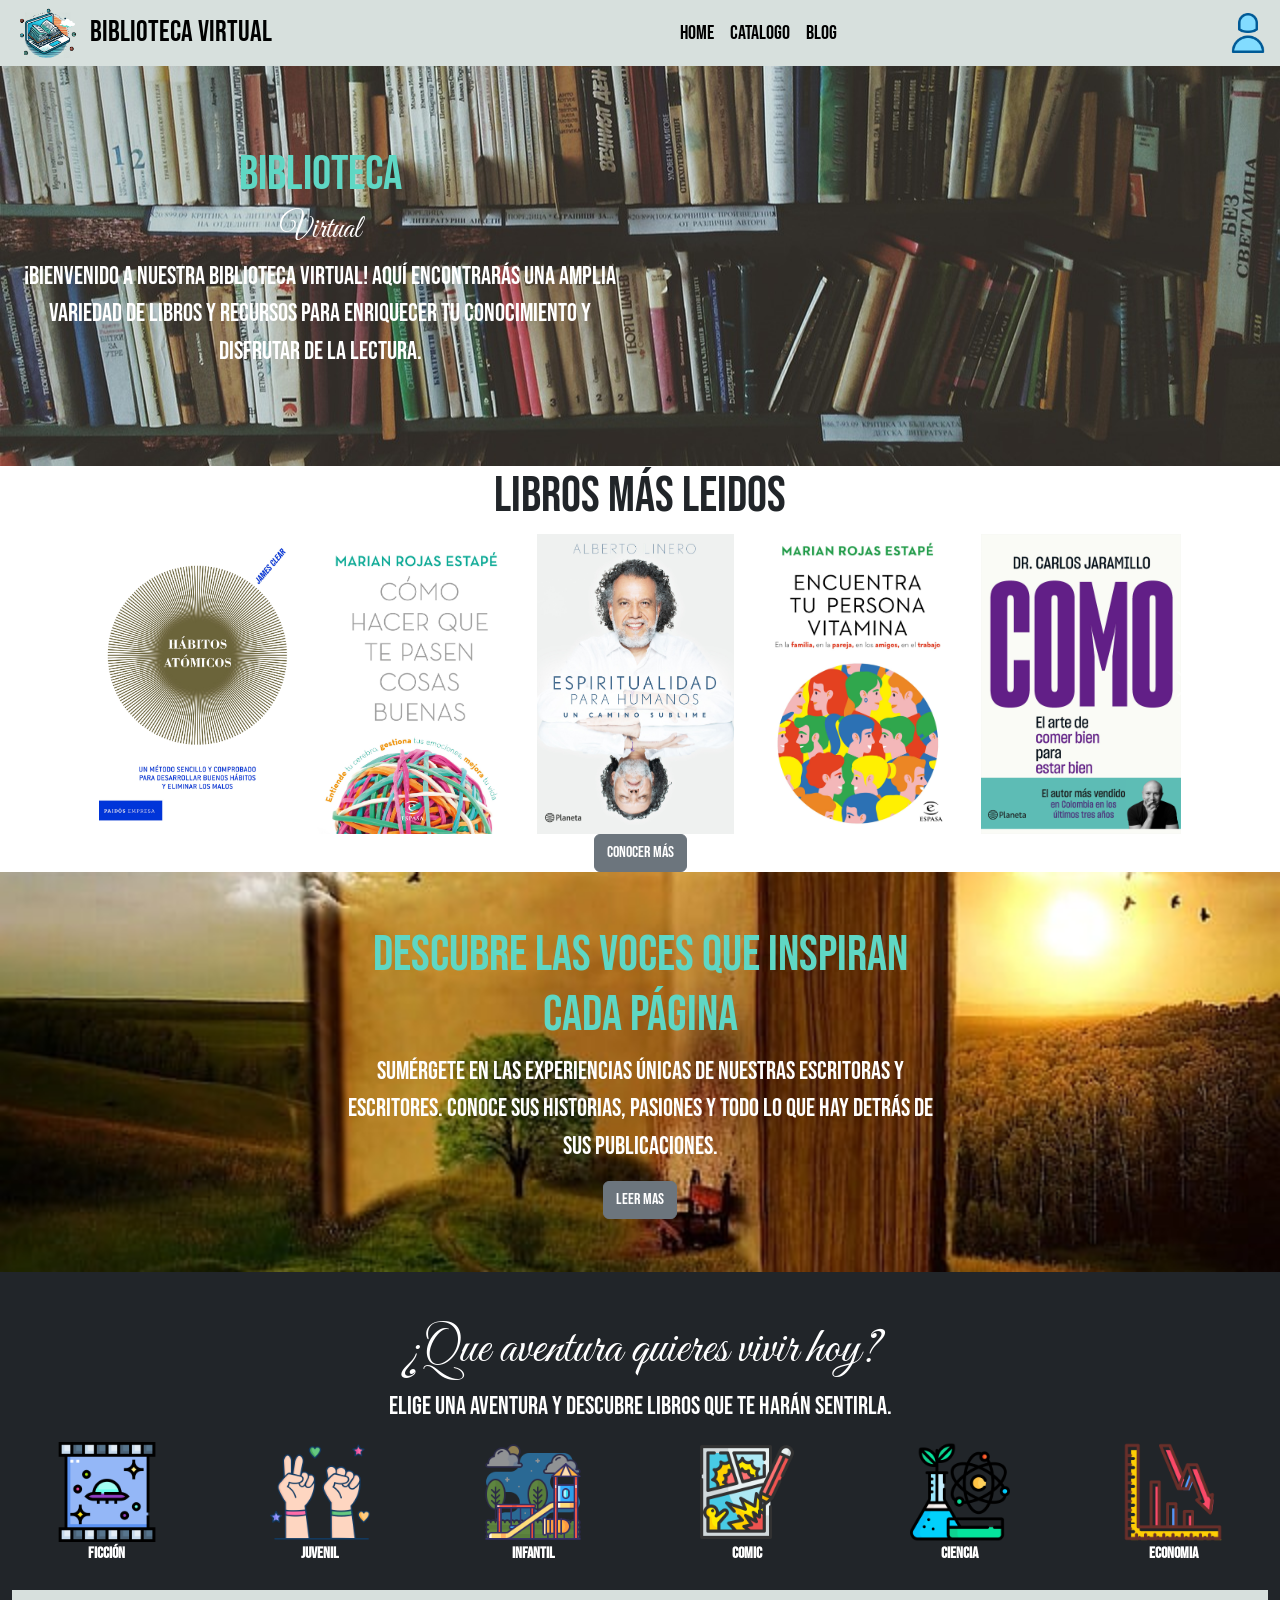
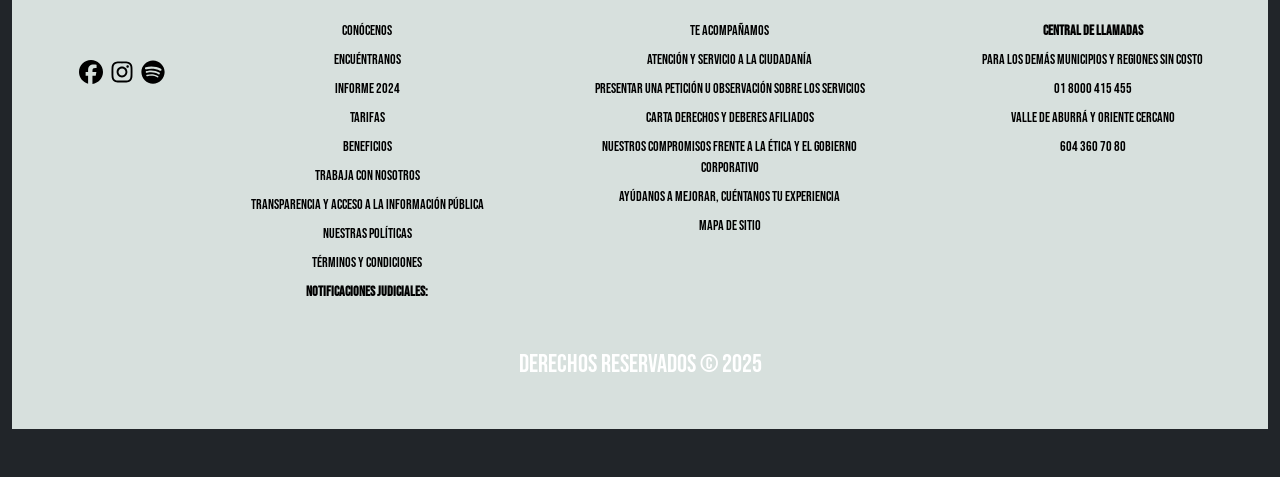
<file: bibliotecaVirtual/web/web login/index.html>
<!DOCTYPE html>
<html lang="en">

<head>
    <meta charset="UTF-8" />
    <meta name="viewport" content="width=device-width, initial-scale=1" />
    <title>Inicio</title>

    <!-- Bootstrap CSS -->
    <link href="https://cdn.jsdelivr.net/npm/bootstrap@5.3.6/dist/css/bootstrap.min.css" rel="stylesheet"
        integrity="sha384-4Q6Gf2aSP4eDXB8Miphtr37CMZZQ5oXLH2yaXMJ2w8e2ZtHTl7GptT4jmndRuHDT" crossorigin="anonymous" />

    <!-- Fuente de letras -->
    <link href="https://fonts.googleapis.com/css2?family=Bebas+Neue&display=swap" rel="stylesheet" />
    <link href="https://fonts.googleapis.com/css2?family=Great+Vibes&display=swap" rel="stylesheet" />

    <!-- Estilos personalizados -->
    <link rel="stylesheet" href="../assets/css/stylesheet.css" />
</head>

<body>
    <!-- ==========================================   Menú  =============================================================== -->
    <nav class="navbar navbar-expand-lg">
        <div class="container-fluid">
            <!-- Logo y nombre -->
            <div class="d-flex align-items-center">
                <img src="../assets/images/Logo2.png" alt="Logo" width="70" height="50"
                    class="d-inline-block align-text-top me-2" />
                <span class="navbar-brand mb-0 h1">Biblioteca Virtual</span>
            </div>

            <!-- Botón responsive -->
            <button class="navbar-toggler" type="button" data-bs-toggle="collapse" data-bs-target="#navbarNavAltMarkup"
                aria-controls="navbarNavAltMarkup" aria-expanded="false" aria-label="Toggle navigation">
                <span class="navbar-toggler-icon"></span>
            </button>

            <!-- Menú centrado -->
            <div class="collapse navbar-collapse justify-content-center" id="navbarNavAltMarkup">
                <div class="navbar-nav text-center">
                    <a class="nav-link active" aria-current="page" href="index.html">Home</a>
                    <a class="nav-link" href="catalogo.html">Catalogo</a>
                    <a class="nav-link" href="Blog.html">Blog</a>
                </div>
            </div>

<div>
    <a href="perfilusuario.html"><img src="../assets/images/human_14549368.png" alt="" class="human"></a>
</div>


        </div>
    </nav>
    <!-- ==========================================   Menú  =============================================================== -->
    <!-- ==========================================   Panel  =============================================================== -->
    <div id="banner">
        <div class="container-fluid">
            <div class="row justify-content-start">
                <div class="col-6 espacio-banner">
                    <div class="text-center">
                        <h1>BIBLIOTECA</h1>
                        <h2>Virtual</h2>
                        <p>¡Bienvenido a nuestra biblioteca virtual! Aquí encontrarás una amplia
                            variedad de libros y recursos para enriquecer tu conocimiento y disfrutar de la lectura.</p>
                        </div>
                </div>
            </div>
        </div>
    </div>
    <!-- ==========================================   Panel  =============================================================== -->
    <!-- ==========================================   Carrusel  =============================================================== -->
    <section class="mostRead">
        <h2>Libros más leidos</h2>
    </section>

    <div id="carouselExample" class="carousel slide" data-bs-ride="carousel">
        <div class="carousel-inner">

            <div class="carousel-item active">
                <div class="d-flex justify-content-center gap-4">
                    <a href="detalle.html">
                        <img src="../assets/images/Libro1.jpg" class="d-block w-100" alt="Libro 1" />
                    </a>
                    <a href="detalle.html">
                        <img src="../assets/images/Libro2.jpg" class="d-block w-100" alt="Libro 2" />
                    </a>
                    <a href="detalle.html">
                        <img src="../assets/images/Libro3.jpg" class="d-block w-100" alt="Libro 3" />
                    </a>
                    <a href="detalle.html">
                        <img src="../assets/images/Libro4.jpg" class="d-block w-100" alt="Libro 3" />
                    </a>
                    <a href="detalle.html">
                        <img src="../assets/images/Libro5.png" class="d-block w-100" alt="Libro 3" />
                    </a>
                </div>
            </div>

            <div class="carousel-item">
                <div class="d-flex justify-content-center gap-4">
                    <a href="detalle.html">
                        <img src="../assets/images/Libro6.jpg" class="d-block w-100" alt="Libro 1" />
                    </a>
                    <a href="detalle.html">
                        <img src="../assets/images/Libro7.jpg" class="d-block w-100" alt="Libro 2" />
                    </a>
                    <a href="detalle.html">
                        <img src="../assets/images/Libro8.jpg" class="d-block w-100" alt="Libro 3" />
                    </a>
                    <a href="detalle.html">
                        <img src="../assets/images/Libro9.jpg" class="d-block w-100" alt="Libro 3" />
                    </a>
                    <a href="detalle.html">
                        <img src="../assets/images/Libro10.jpg" class="d-block w-100" alt="Libro 3" />
                    </a>
                </div>
            </div>

        </div>

        <button class="carousel-control-prev" type="button" data-bs-target="#carouselExample" data-bs-slide="prev">
            <span class="carousel-control-prev-icon" aria-hidden="true"></span>
            <span class="visually-hidden">Anterior</span>
        </button>

        <button class="carousel-control-next" type="button" data-bs-target="#carouselExample" data-bs-slide="next">
            <span class="carousel-control-next-icon" aria-hidden="true"></span>
            <span class="visually-hidden">Siguiente</span>
        </button>
    </div>
    <div class="conocerMas d-flex justify-content-center">
        <a href="catalogo.html" class="btn btn-secondary">Conocer más</a>
    </div>

    <!-- ==========================================   Carrusel  =============================================================== -->
    <!-- ==========================================   Blog  =============================================================== -->
    <div id="blog">
        <div class="container-fluid">
            <div class="row justify-content-center">
                <div class="col-6 espacio-banner">
                    <div class="text-center">
                        <h1>Descubre las voces que inspiran cada página</h1>
                        <p>Sumérgete en las experiencias únicas de nuestras escritoras y escritores. Conoce sus
                            historias, pasiones y todo lo que hay detrás de sus publicaciones.</p>
                        <a href="Blog.html" class="btn btn-secondary">Leer mas</a>
                    </div>
                </div>
            </div>
        </div>
    </div>
    <!-- ==========================================   Blog  =============================================================== -->
    <!-- ==========================================   Categoria  =============================================================== -->
<div class="container-fluid text-center text-white bg-dark py-5">

        <h2>¿Que aventura quieres vivir hoy?</h2>
        <p>Elige una aventura y descubre libros que te harán sentirla.</p>
        <div class="row justify-content-center g-4 mb-4">
            <!-- Cada columna con icono + texto -->
            <div class="col-6 col-md-4 col-lg-2">
                <div class="icon-container">
                    <a href="#">
                        <img src="../assets/images/ficcion.png" alt="">
                    </a>
                    <i class="bi bi-rocket-fill"></i>
                    <strong>Ficción</strong>
                </div>
            </div>
            <div class="col-6 col-md-4 col-lg-2">
                <div class="icon-container">
                    <a href="#">
                        <img src="../assets/images/juvenil.png" alt="">
                    </a>
                    <i class="bi bi-brain"></i>
                    <strong>Juvenil</strong>
                </div>
            </div>
            <div class="col-6 col-md-4 col-lg-2">
                <div class="icon-container">
                    <a href="#">
                        <img src="../assets/images/infantil.png" alt="">
                    </a>
                    <i class="bi bi-feather"></i>
                    <strong>Infantil</strong>
                </div>
            </div>
            <div class="col-6 col-md-4 col-lg-2">
                <div class="icon-container">
                    <a href="#">
                        <img src="../assets/images/comic.png" alt="">
                    </a>
                    <i class="bi bi-person-question"></i>
                    <strong>Comic</strong>
                </div>
            </div>
            <div class="col-6 col-md-4 col-lg-2">
                <div class="icon-container">
                    <a href="#">
                        <img src="../assets/images/ciencias.png" alt="">
                    </a>
                    <i class="bi bi-globe"></i>
                    <strong>Ciencia</strong>
                </div>
            </div>
            <div class="col-6 col-md-4 col-lg-2">
                <div class="icon-container">
                    <a href="#">
                        <img src="../assets/images/economia.png" alt="">
                    </a>
                    <i class="bi bi-dove"></i>
                    <strong>Economia</strong>
                </div>
            </div>
        </div>
        <!-- ==========================================   Categoria  =============================================================== -->
        <!-- ==========================================   footer  =============================================================== -->
         <footer class="pie-pagina">
        <div class="contenido-footer">
            <div class="redes">
                <a href="#"><img src="../assets/images/facebook-brands.svg" alt="Facebook"></a>
                <a href="#"><img src="../assets/images/instagram-brands.svg" alt="Instagram"></a>
                <a href="#"><img src="../assets/images/spotify-brands.svg" alt="Spotify"></a>
            </div>
    
            <div class="informacion">
                <ul>
                    <li>Conócenos</li>
                    <li>Encuéntranos</li>
                    <li>Informe 2024</li>
                    <li>Tarifas</li>
                    <li>Beneficios</li>
                    <li>Trabaja con nosotros</li>
                    <li>Transparencia y acceso a la información pública</li>
                    <li>Nuestras políticas</li>
                    <li>Términos y condiciones</li>
                    <li><strong>Notificaciones judiciales:</strong> </li>
                </ul>
                <ul>
                    <li>Te acompañamos</li>
                    <li>Atención y servicio a la ciudadanía</li>
                    <li>Presentar una petición u observación sobre los servicios</li>
                    <li>Carta derechos y deberes afiliados</li>
                    <li>Nuestros compromisos frente a la ética y el Gobierno corporativo</li>
                    <li>Ayúdanos a mejorar, cuéntanos tu experiencia</li>
                    <li>Mapa de sitio</li>
                </ul>
                <ul>
                    <li><strong>Central de llamadas</strong></li>
                    <li>Para los demás municipios y regiones sin costo</li>
                    <li>01 8000 415 455</li>
                    <li>Valle de Aburrá y Oriente cercano</li>
                    <li>604 360 70 80</li>
                </ul>
            </div>
        </div>
    
        <p style="text-align: center; margin-top: 20px;">Derechos reservados &copy; 2025</p>
    </footer>
        <!-- ==========================================   footer  =============================================================== -->
        <script src="https://cdn.jsdelivr.net/npm/bootstrap@5.3.6/dist/js/bootstrap.bundle.min.js"
            integrity="sha384-j1CDi7MgGQ12Z7Qab0qlWQ/Qqz24Gc6BM0thvEMVjHnfYGF0rmFCozFSxQBxwHKO"
            crossorigin="anonymous"></script>
</body>

</html>
</file>
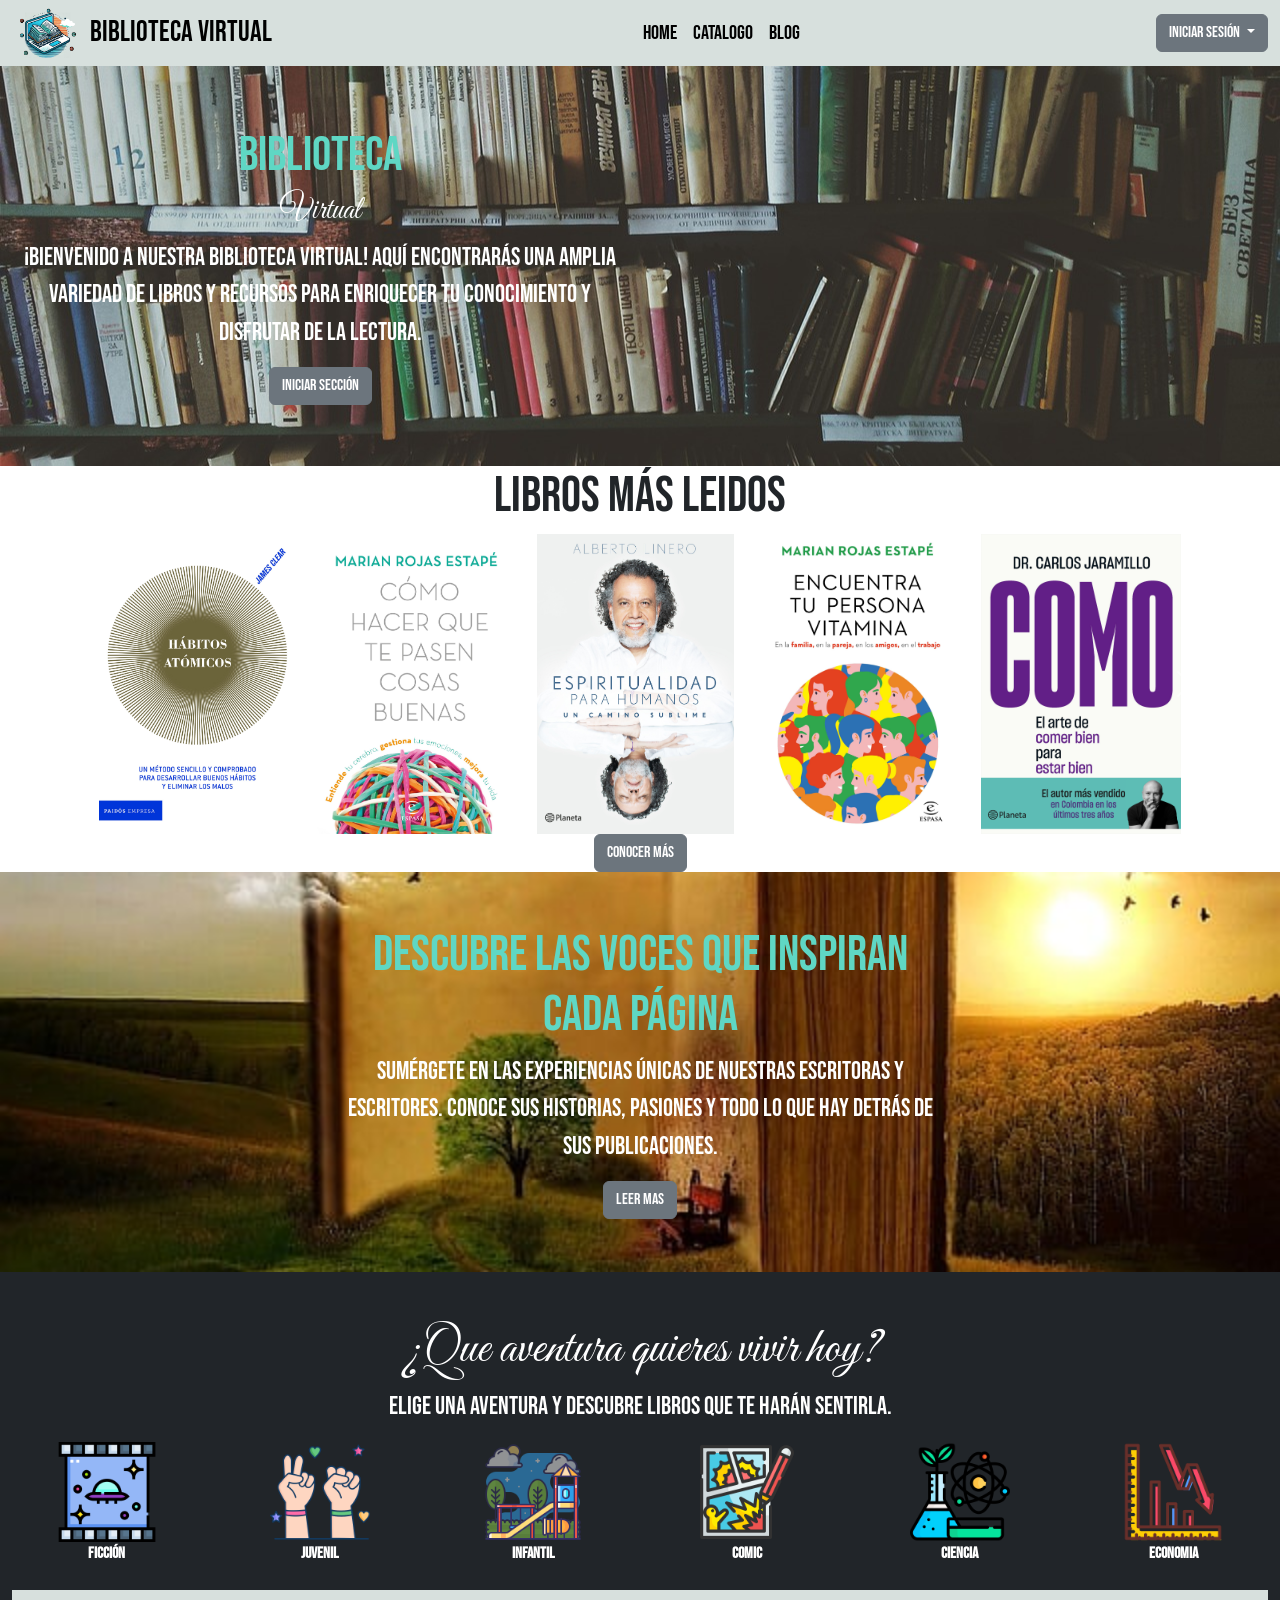
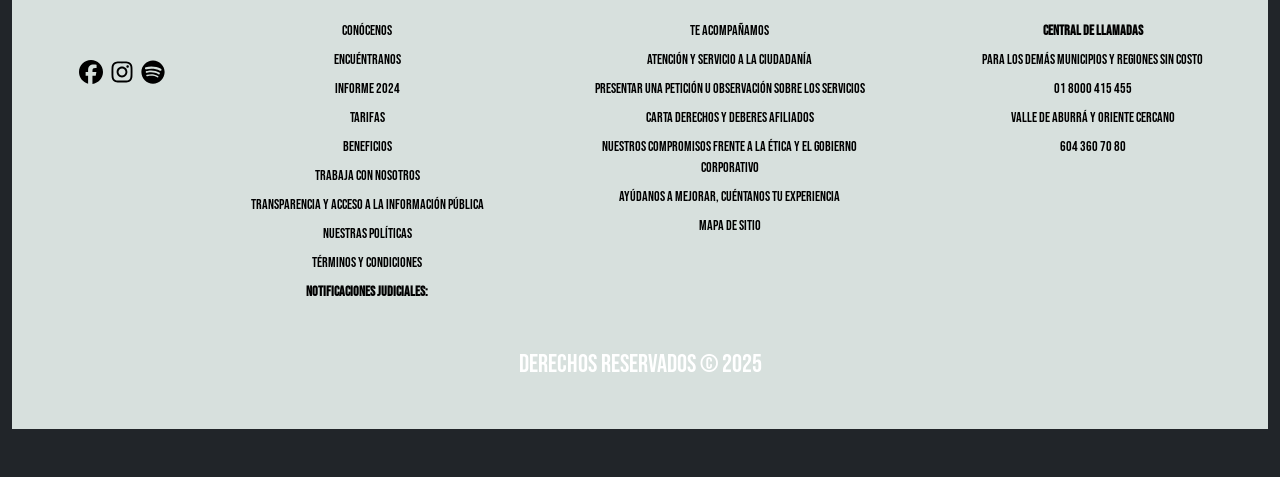
<file: bibliotecaVirtual/web/web no login/index.html>
<!DOCTYPE html>
<html lang="en">

<head>
    <meta charset="UTF-8" />
    <meta name="viewport" content="width=device-width, initial-scale=1" />
    <title>Inicio</title>

    <!-- Bootstrap CSS -->
    <link href="https://cdn.jsdelivr.net/npm/bootstrap@5.3.6/dist/css/bootstrap.min.css" rel="stylesheet"
        integrity="sha384-4Q6Gf2aSP4eDXB8Miphtr37CMZZQ5oXLH2yaXMJ2w8e2ZtHTl7GptT4jmndRuHDT" crossorigin="anonymous" />

    <!-- Fuente de letras -->
    <link href="https://fonts.googleapis.com/css2?family=Bebas+Neue&display=swap" rel="stylesheet" />
    <link href="https://fonts.googleapis.com/css2?family=Great+Vibes&display=swap" rel="stylesheet" />

    <!-- Estilos personalizados -->
    <link rel="stylesheet" href="../assets/css/stylesheet.css" />
</head>

<body>
    <!-- ==========================================   Menú  =============================================================== -->
    <nav class="navbar navbar-expand-lg">
        <div class="container-fluid">
            <!-- Logo y nombre -->
            <div class="d-flex align-items-center">
                <img src="../assets/images/Logo2.png" alt="Logo" width="70" height="50"
                    class="d-inline-block align-text-top me-2" />
                <span class="navbar-brand mb-0 h1">Biblioteca Virtual</span>
            </div>

            <!-- Botón responsive -->
            <button class="navbar-toggler" type="button" data-bs-toggle="collapse" data-bs-target="#navbarNavAltMarkup"
                aria-controls="navbarNavAltMarkup" aria-expanded="false" aria-label="Toggle navigation">
                <span class="navbar-toggler-icon"></span>
            </button>

            <!-- Menú centrado -->
            <div class="collapse navbar-collapse justify-content-center" id="navbarNavAltMarkup">
                <div class="navbar-nav text-center">
                    <a class="nav-link active" aria-current="page" href="index.html">Home</a>
                    <a class="nav-link" href="catalogo.html">Catalogo</a>
                    <a class="nav-link" href="login.html">Blog</a>
                </div>
            </div>

            <!-- Botón de inicio de sesión alineado a la derecha -->
<!-- Botón de inicio de sesión desplegable -->
<div class="dropdown">
  <button class="btn btn-secondary dropdown-toggle" type="button" id="inicioSesionDropdown" data-bs-toggle="dropdown" aria-expanded="false">
    Iniciar Sesión
  </button>
  <ul class="dropdown-menu" aria-labelledby="inicioSesionDropdown">
    <li><a class="dropdown-item" href="login.html">Inicio Estudiante</a></li>
    <li><a class="dropdown-item" href="../../admin/login.html">Inicio Administrador</a></li>
  </ul>
</div>

        </div>
    </nav>
    <!-- ==========================================   Menú  =============================================================== -->
    <!-- ==========================================   Panel  =============================================================== -->
    <div id="banner">
        <div class="container-fluid">
            <div class="row justify-content-start">
                <div class="col-6 espacio-banner">
                    <div class="text-center">
                        <h1>BIBLIOTECA</h1>
                        <h2>Virtual</h2>
                        <p>¡Bienvenido a nuestra biblioteca virtual! Aquí encontrarás una amplia
                            variedad de libros y recursos para enriquecer tu conocimiento y disfrutar de la lectura.</p>
                        <a href="login.html" class="btn btn-secondary">Iniciar sección</a>
                    </div>
                </div>
            </div>
        </div>
    </div>
    <!-- ==========================================   Panel  =============================================================== -->
    <!-- ==========================================   Carrusel  =============================================================== -->
    <section class="mostRead">
        <h2>Libros más leidos</h2>
    </section>

    <div id="carouselExample" class="carousel slide" data-bs-ride="carousel">
        <div class="carousel-inner">

            <div class="carousel-item active">
                <div class="d-flex justify-content-center gap-4">
                    <a href="detalle.html">
                        <img src="../assets/images/Libro1.jpg" class="d-block w-100" alt="Libro 1" />
                    </a>
                    <a href="detalle.html">
                        <img src="../assets/images/Libro2.jpg" class="d-block w-100" alt="Libro 2" />
                    </a>
                    <a href="detalle.html">
                        <img src="../assets/images/Libro3.jpg" class="d-block w-100" alt="Libro 3" />
                    </a>
                    <a href="detalle.html">
                        <img src="../assets/images/Libro4.jpg" class="d-block w-100" alt="Libro 3" />
                    </a>
                    <a href="detalle.html">
                        <img src="../assets/images/Libro5.png" class="d-block w-100" alt="Libro 3" />
                    </a>
                </div>
            </div>

            <div class="carousel-item">
                <div class="d-flex justify-content-center gap-4">
                    <a href="detalle.html">
                        <img src="../assets/images/Libro6.jpg" class="d-block w-100" alt="Libro 1" />
                    </a>
                    <a href="detalle.html">
                        <img src="../assets/images/Libro7.jpg" class="d-block w-100" alt="Libro 2" />
                    </a>
                    <a href="detalle.html">
                        <img src="../assets/images/Libro8.jpg" class="d-block w-100" alt="Libro 3" />
                    </a>
                    <a href="detalle.html">
                        <img src="../assets/images/Libro9.jpg" class="d-block w-100" alt="Libro 3" />
                    </a>
                    <a href="detalle.html">
                        <img src="../assets/images/Libro10.jpg" class="d-block w-100" alt="Libro 3" />
                    </a>
                </div>
            </div>

        </div>

        <button class="carousel-control-prev" type="button" data-bs-target="#carouselExample" data-bs-slide="prev">
            <span class="carousel-control-prev-icon" aria-hidden="true"></span>
            <span class="visually-hidden">Anterior</span>
        </button>

        <button class="carousel-control-next" type="button" data-bs-target="#carouselExample" data-bs-slide="next">
            <span class="carousel-control-next-icon" aria-hidden="true"></span>
            <span class="visually-hidden">Siguiente</span>
        </button>
    </div>
    <div class="conocerMas d-flex justify-content-center">
        <a href="catalogo.html" class="btn btn-secondary">Conocer más</a>
    </div>

    <!-- ==========================================   Carrusel  =============================================================== -->
    <!-- ==========================================   Blog  =============================================================== -->
    <div id="blog">
        <div class="container-fluid">
            <div class="row justify-content-center">
                <div class="col-6 espacio-banner">
                    <div class="text-center">
                        <h1>Descubre las voces que inspiran cada página</h1>
                        <p>Sumérgete en las experiencias únicas de nuestras escritoras y escritores. Conoce sus
                            historias, pasiones y todo lo que hay detrás de sus publicaciones.</p>
                        <a href="login.html" class="btn btn-secondary">Leer mas</a>
                    </div>
                </div>
            </div>
        </div>
    </div>
    <!-- ==========================================   Blog  =============================================================== -->
    <!-- ==========================================   Categoria  =============================================================== -->
<div class="container-fluid text-center text-white bg-dark py-5">

        <h2>¿Que aventura quieres vivir hoy?</h2>
        <p>Elige una aventura y descubre libros que te harán sentirla.</p>
        <div class="row justify-content-center g-4 mb-4">
            <!-- Cada columna con icono + texto -->
            <div class="col-6 col-md-4 col-lg-2">
                <div class="icon-container">
                    <a href="#">
                        <img src="../assets/images/ficcion.png" alt="">
                    </a>
                    <i class="bi bi-rocket-fill"></i>
                    <strong>Ficción</strong>
                </div>
            </div>
            <div class="col-6 col-md-4 col-lg-2">
                <div class="icon-container">
                    <a href="#">
                        <img src="../assets/images/juvenil.png" alt="">
                    </a>
                    <i class="bi bi-brain"></i>
                    <strong>Juvenil</strong>
                </div>
            </div>
            <div class="col-6 col-md-4 col-lg-2">
                <div class="icon-container">
                    <a href="#">
                        <img src="../assets/images/infantil.png" alt="">
                    </a>
                    <i class="bi bi-feather"></i>
                    <strong>Infantil</strong>
                </div>
            </div>
            <div class="col-6 col-md-4 col-lg-2">
                <div class="icon-container">
                    <a href="#">
                        <img src="../assets/images/comic.png" alt="">
                    </a>
                    <i class="bi bi-person-question"></i>
                    <strong>Comic</strong>
                </div>
            </div>
            <div class="col-6 col-md-4 col-lg-2">
                <div class="icon-container">
                    <a href="#">
                        <img src="../assets/images/ciencias.png" alt="">
                    </a>
                    <i class="bi bi-globe"></i>
                    <strong>Ciencia</strong>
                </div>
            </div>
            <div class="col-6 col-md-4 col-lg-2">
                <div class="icon-container">
                    <a href="#">
                        <img src="../assets/images/economia.png" alt="">
                    </a>
                    <i class="bi bi-dove"></i>
                    <strong>Economia</strong>
                </div>
            </div>
        </div>
        <!-- ==========================================   Categoria  =============================================================== -->
        <!-- ==========================================   footer  =============================================================== -->
         <footer class="pie-pagina">
        <div class="contenido-footer">
            <div class="redes">
                <a href="#"><img src="../assets/images/facebook-brands.svg" alt="Facebook"></a>
                <a href="#"><img src="../assets/images/instagram-brands.svg" alt="Instagram"></a>
                <a href="#"><img src="../assets/images/spotify-brands.svg" alt="Spotify"></a>
            </div>
    
            <div class="informacion">
                <ul>
                    <li>Conócenos</li>
                    <li>Encuéntranos</li>
                    <li>Informe 2024</li>
                    <li>Tarifas</li>
                    <li>Beneficios</li>
                    <li>Trabaja con nosotros</li>
                    <li>Transparencia y acceso a la información pública</li>
                    <li>Nuestras políticas</li>
                    <li>Términos y condiciones</li>
                    <li><strong>Notificaciones judiciales:</strong> </li>
                </ul>
                <ul>
                    <li>Te acompañamos</li>
                    <li>Atención y servicio a la ciudadanía</li>
                    <li>Presentar una petición u observación sobre los servicios</li>
                    <li>Carta derechos y deberes afiliados</li>
                    <li>Nuestros compromisos frente a la ética y el Gobierno corporativo</li>
                    <li>Ayúdanos a mejorar, cuéntanos tu experiencia</li>
                    <li>Mapa de sitio</li>
                </ul>
                <ul>
                    <li><strong>Central de llamadas</strong></li>
                    <li>Para los demás municipios y regiones sin costo</li>
                    <li>01 8000 415 455</li>
                    <li>Valle de Aburrá y Oriente cercano</li>
                    <li>604 360 70 80</li>
                </ul>
            </div>
        </div>
    
        <p style="text-align: center; margin-top: 20px;">Derechos reservados &copy; 2025</p>
    </footer>
        <!-- ==========================================   footer  =============================================================== -->
        <script src="https://cdn.jsdelivr.net/npm/bootstrap@5.3.6/dist/js/bootstrap.bundle.min.js"
            integrity="sha384-j1CDi7MgGQ12Z7Qab0qlWQ/Qqz24Gc6BM0thvEMVjHnfYGF0rmFCozFSxQBxwHKO"
            crossorigin="anonymous"></script>
</body>

</html>
</file>
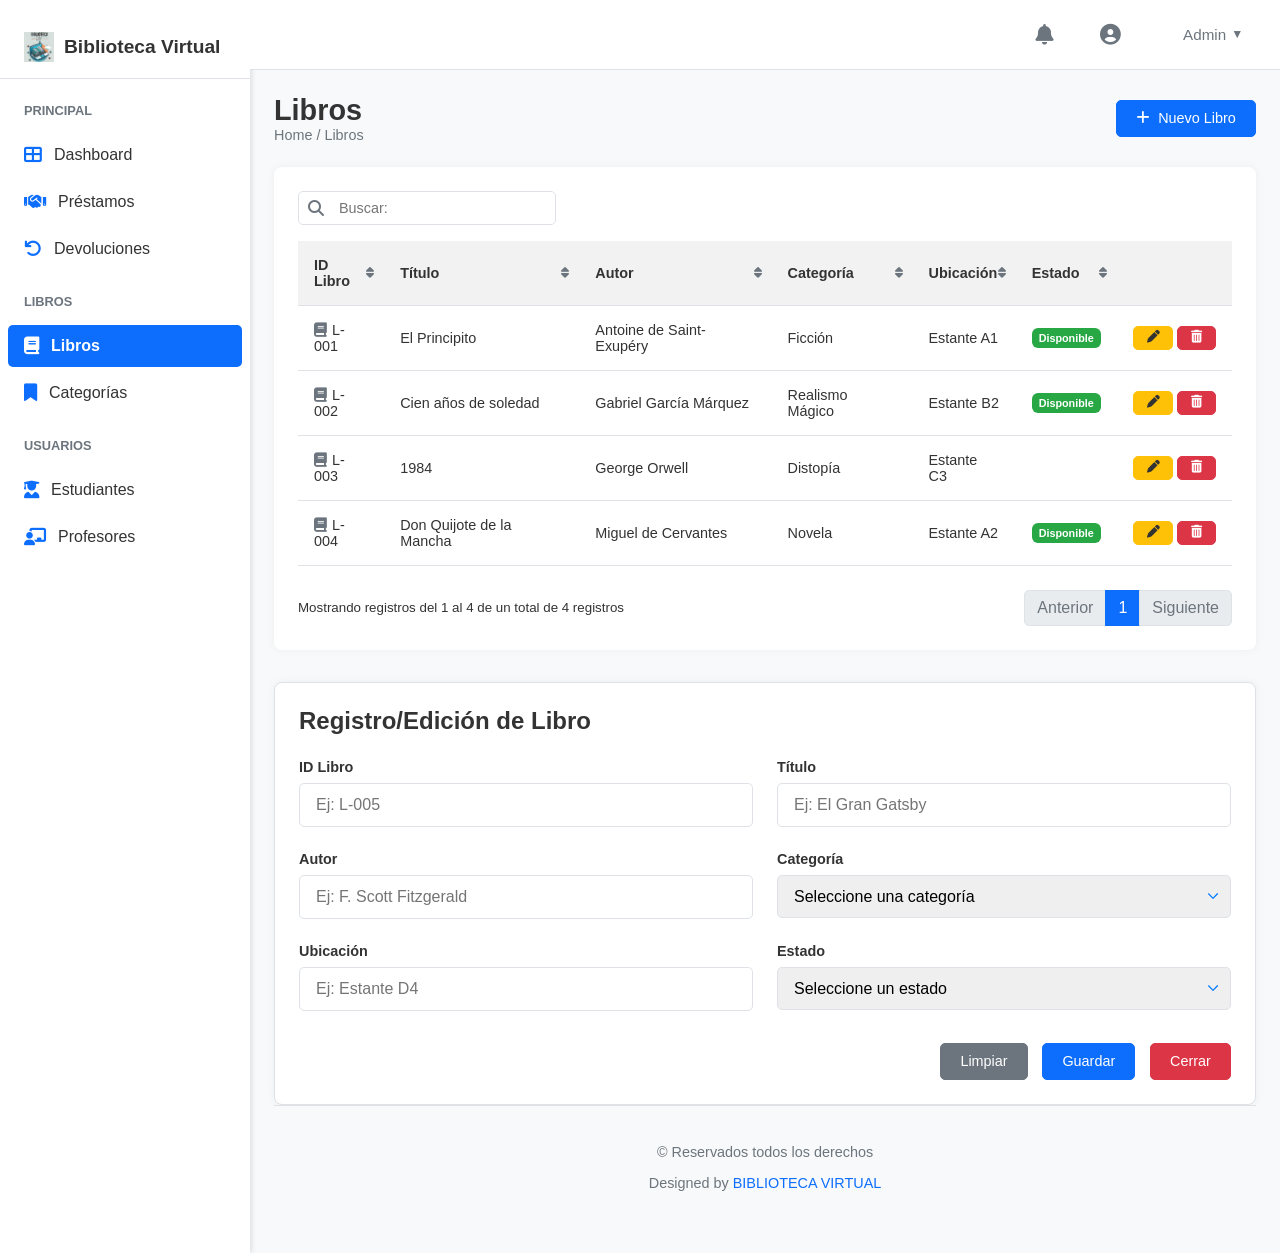
<file: bibliotecaVirtual/admin/catalogo.html>
<!DOCTYPE html>
<html lang="es">

<head>
    <meta charset="UTF-8">
    <meta name="viewport" content="width=device-width, initial-scale=1.0">
    <title>Libros - Biblioteca Virtual</title>
    <link rel="stylesheet" href="../admin/assets/css/stilos.css">
    <link rel="stylesheet" href="https://cdnjs.cloudflare.com/ajax/libs/font-awesome/6.5.2/css/all.min.css"
        integrity="sha512-SnH5WK+bZxgPHs44uWIX+LLJAJ9/2PkPKZ5QiAj6Ta86w+fsb2TkcmfRyVX3pBnMFcV7oQPJkl9QevSCWTKbooA=="
        crossorigin="anonymous" referrerpolicy="no-referrer" />
</head>

<body>
    <div class="wrapper">
        <div class="sidebar">
            <div class="sidebar-header">
                <img src="../admin/assets/images/1.png" alt="Logo" width="70px" height="50px" class="logo-sidebar h3">
                Biblioteca Virtual
            </div>
            <nav class="sidebar-nav">
                <div class="sidebar-section-title">PRINCIPAL</div>
                <a href="../admin/dashboard.html" class="nav-item"> <i class="fas fa-th-large icon"></i>Dashboard
                </a>
                <a href="../admin/prestamos.html" class="nav-item">
                    <i class="fas fa-handshake icon"></i>Préstamos
                </a>
                <a href="../admin/devoluciones.html" class="nav-item">
                    <i class="fas fa-undo icon"></i>Devoluciones
                </a>
                <!-- <a href="../admin/item.html" class="nav-item">
                    <i class="fas fa-exclamation-triangle icon"></i>Pérdidas
                </a> -->

                <div class="sidebar-section-title mt-3">LIBROS</div>
                <a href="../admin/catalogo.html" class="nav-item active">
                    <i class="fas fa-book icon"></i>Libros
                </a>
                <!-- <a href="autores_puro_interactivo.html" class="nav-item">
                    <i class="fas fa-user-tie icon"></i>Autores
                </a> -->
                <a href="../admin/categorias.html" class="nav-item">
                    <i class="fas fa-bookmark icon"></i>Categorías
                </a>
                <!-- <a href="ubicaciones_puro_interactivo.html" class="nav-item">
                    <i class="fas fa-map-marker-alt icon"></i>Ubicaciones
                </a> -->

                <div class="sidebar-section-title mt-3">USUARIOS</div>
                <a href="../admin/estudiantes.html" class="nav-item">
                    <i class="fas fa-user-graduate icon"></i>Estudiantes
                </a>
                <a href="../admin/perfil.html" class="nav-item">
                    <i class="fas fa-chalkboard-teacher icon"></i>Profesores
                </a>
            </nav>
        </div>

        <div class="page-content">
            <header class="navbar">
                <button class="menu-toggle"><i class="fas fa-bars"></i></button>

                <nav class="navbar-nav">
                    <a href="#" class="nav-link"><i class="fas fa-bell icon-lg text-primary"></i></a>
                    <a href="#" class="nav-link"><i class="fas fa-user-circle icon-lg text-secondary"></i></a>
                    <div class="dropdown">
                        <a href="#" class="nav-link dropdown-toggle">Admin</a>
                        <div class="dropdown-menu">
                            <a class="dropdown-item" href="#">Perfil</a>
                            <a class="dropdown-item" href="#">Configuración</a>
                            <div class="dropdown-divider"></div>
                            <a class="dropdown-item" href="#">Cerrar Sesión</a>
                        </div>
                    </div>
                </nav>
            </header>
            <div class="container">
                <div class="header-content">
                    <div>
                        <h1>Libros</h1>
                        <p class="breadcrumb">Home / Libros</p>
                    </div>
                    <button class="btn btn-primary" id="openAddForm">
                        <i class="fas fa-plus icon-btn"></i>Nuevo Libro
                    </button>
                </div>

                <div class="table-container">
                    <div class="table-actions">
                        <div class="search-input">
                            <i class="fas fa-search search-icon"></i>
                            <input type="text" placeholder="Buscar:">
                        </div>
                    </div>

                    <table class="data-table">
                        <thead>
                            <tr>
                                <th>ID Libro <i class="fas fa-sort sort-icon"></i></th>
                                <th>Título <i class="fas fa-sort sort-icon"></i></th>
                                <th>Autor <i class="fas fa-sort sort-icon"></i></th>
                                <th>Categoría <i class="fas fa-sort sort-icon"></i></th>
                                <th>Ubicación <i class="fas fa-sort sort-icon"></i></th>
                                <th>Estado <i class="fas fa-sort sort-icon"></i></th>
                                <th></th>
                            </tr>
                        </thead>
                        <tbody>
                            <tr>
                                <td><i class="fas fa-book icon-table"></i>L-001</td>
                                <td>El Principito</td>
                                <td>Antoine de Saint-Exupéry</td>
                                <td>Ficción</td>
                                <td>Estante A1</td>
                                <td><span class="badge bg-success">Disponible</span></td>
                                <td class="actions">
                                    <button class="btn btn-warning btn-sm" title="Editar"><i
                                            class="fas fa-pen"></i></button>
                                    <button class="btn btn-danger btn-sm"><i class="fas fa-trash-alt"></i></button>
                                </td>
                            </tr>
                            <tr>
                                <td><i class="fas fa-book icon-table"></i>L-002</td>
                                <td>Cien años de soledad</td>
                                <td>Gabriel García Márquez</td>
                                <td>Realismo Mágico</td>
                                <td>Estante B2</td>
                                <td><span class="badge bg-success">Disponible</span></td>
                                <td class="actions">
                                    <button class="btn btn-warning btn-sm" title="Editar"><i
                                            class="fas fa-pen"></i></button>
                                    <button class="btn btn-danger btn-sm"><i class="fas fa-trash-alt"></i></button>
                                </td>
                            </tr>
                            <tr>
                                <td><i class="fas fa-book icon-table"></i>L-003</td>
                                <td>1984</td>
                                <td>George Orwell</td>
                                <td>Distopía</td>
                                <td>Estante C3</td>
                                <td><span class="badge bg-danger">Prestado</span></td>
                                <td class="actions">
                                    <button class="btn btn-warning btn-sm" title="Editar"><i
                                            class="fas fa-pen"></i></button>
                                    <button class="btn btn-danger btn-sm"><i class="fas fa-trash-alt"></i></button>
                                </td>
                            </tr>
                            <tr>
                                <td><i class="fas fa-book icon-table"></i>L-004</td>
                                <td>Don Quijote de la Mancha</td>
                                <td>Miguel de Cervantes</td>
                                <td>Novela</td>
                                <td>Estante A2</td>
                                <td><span class="badge bg-success">Disponible</span></td>
                                <td class="actions">
                                    <button class="btn btn-warning btn-sm" title="Editar"><i
                                            class="fas fa-pen"></i></button>
                                    <button class="btn btn-danger btn-sm"><i class="fas fa-trash-alt"></i></button>
                                </td>
                            </tr>
                        </tbody>
                    </table>

                    <div class="pagination-info">
                        <small>Mostrando registros del 1 al 4 de un total de 4 registros</small>
                        <div class="pagination">
                            <a href="#" class="page-link disabled">Anterior</a>
                            <a href="#" class="page-link active">1</a>
                            <a href="#" class="page-link disabled">Siguiente</a>
                        </div>
                    </div>
                </div>

                <div class="add-edit-form-container">
                    <h4>Registro/Edición de Libro</h4>
                    <form class="add-edit-form">
                        <div class="form-group-row">
                            <div class="form-group">
                                <label for="libroID">ID Libro</label>
                                <input type="text" id="libroID" name="libroID" value="" placeholder="Ej: L-005">
                            </div>
                            <div class="form-group">
                                <label for="titulo">Título</label>
                                <input type="text" id="titulo" name="titulo" value="" placeholder="Ej: El Gran Gatsby">
                            </div>
                        </div>
                        <div class="form-group-row">
                            <div class="form-group">
                                <label for="autor">Autor</label>
                                <input type="text" id="autor" name="autor" value=""
                                    placeholder="Ej: F. Scott Fitzgerald">
                            </div>
                            <div class="form-group">
                                <label for="categoria">Categoría</label>
                                <select id="categoria" name="categoria">
                                    <option value="">Seleccione una categoría</option>
                                    <option value="Ficcion">Ficción</option>
                                    <option value="Realismo Magico">Realismo Mágico</option>
                                    <option value="Distopia">Distopía</option>
                                    <option value="Novela">Novela</option>
                                    <option value="Aventura">Aventura</option>
                                </select>
                            </div>
                        </div>
                        <div class="form-group-row">
                            <div class="form-group">
                                <label for="ubicacion">Ubicación</label>
                                <input type="text" id="ubicacion" name="ubicacion" value=""
                                    placeholder="Ej: Estante D4">
                            </div>
                            <div class="form-group">
                                <label for="estado">Estado</label>
                                <select id="estado" name="estado">
                                    <option value="">Seleccione un estado</option>
                                    <option value="Disponible">Disponible</option>
                                    <option value="Prestado">Prestado</option>
                                    <option value="Perdido">Perdido</option>
                                </select>
                            </div>
                        </div>
                        <div class="form-actions">
                            <button type="reset" class="btn btn-secondary">Limpiar</button>
                            <button type="submit" class="btn btn-primary">Guardar</button>
                            <button type="button" class="btn btn-danger" id="closeForm">Cerrar</button>
                        </div>
                    </form>
                </div>
                <footer class="footer">
                <p>&copy; Reservados todos los derechos</p>
                    <p>Designed by <a href="#">BIBLIOTECA VIRTUAL</p>
                </footer>
            </div>
        </div>
    </div>
</body>

</html>
</file>
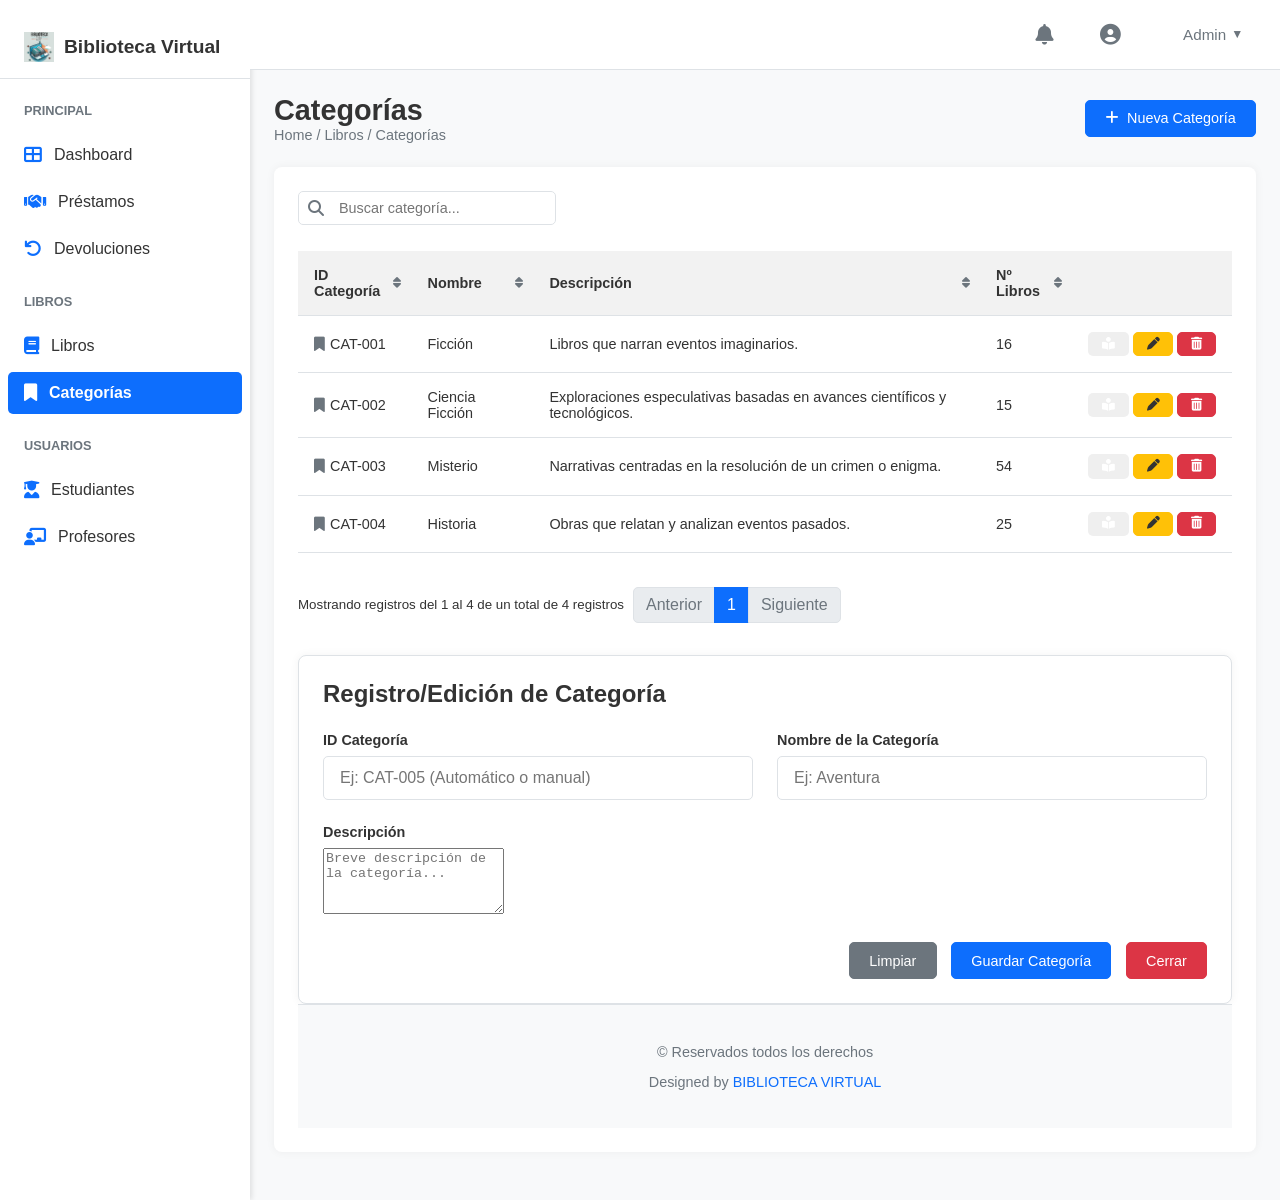
<file: bibliotecaVirtual/admin/categorias.html>
<!DOCTYPE html>
<html lang="es">

<head>
    <meta charset="UTF-8">
    <meta name="viewport" content="width=device-width, initial-scale=1.0">
    <title>Categorías - Biblioteca Virtual</title>
    <link rel="stylesheet" href="../admin/assets/css/stilos.css"> <link rel="stylesheet" href="https://cdnjs.cloudflare.com/ajax/libs/font-awesome/6.5.2/css/all.min.css"
        integrity="sha512-SnH5WK+bZxgPHs44uWIX+LLJAJ9/2PkPKZ5QiAj6Ta86w+fsb2TkcmfRyVX3pBnMFcV7oQPJkl9QevSCWTKbooA=="
        crossorigin="anonymous" referrerpolicy="no-referrer" />
</head>

<body>
    <div class="wrapper">
        <div class="sidebar">
            
            <div class="sidebar-header">
                <img src="../admin/assets/images/1.png" alt="Logo" width="70px" height="50px" class="logo-sidebar h3">
                Biblioteca Virtual
            </div>
            <nav class="sidebar-nav">
                <div class="sidebar-section-title">PRINCIPAL</div>
                <a href="../admin/dashboard.html" class="nav-item"> <i class="fas fa-th-large icon"></i>Dashboard
                </a>
                <a href="../admin/prestamos.html" class="nav-item"> 
                    <i class="fas fa-handshake icon"></i>Préstamos
                </a>
                <a href="../admin/devoluciones.html" class="nav-item"> 
                    <i class="fas fa-undo icon"></i>Devoluciones
                </a>
                <div class="sidebar-section-title mt-3">LIBROS</div>
                <a href="../admin/catalogo.html" class="nav-item">
                    <i class="fas fa-book icon"></i>Libros
                </a>
                <a href="../admin/categorias.html" class="nav-item active"> <i class="fas fa-bookmark icon"></i>Categorías
                </a>

                <div class="sidebar-section-title mt-3">USUARIOS</div>
                <a href="../admin/estudiantes.html" class="nav-item">
                    <i class="fas fa-user-graduate icon"></i>Estudiantes
                </a>
                <a href="../admin/perfil.html" class="nav-item"> 
                    <i class="fas fa-chalkboard-teacher icon"></i>Profesores
                </a>
            </nav>
        </div>

        <div class="page-content">
            <header class="navbar">
                <button class="menu-toggle"><i class="fas fa-bars"></i></button>
                <nav class="navbar-nav">
                    <a href="#" class="nav-link"><i class="fas fa-bell icon-lg text-primary"></i></a>
                    <a href="#" class="nav-link"><i class="fas fa-user-circle icon-lg text-secondary"></i></a>
                    <div class="dropdown">
                        <a href="#" class="nav-link dropdown-toggle">Admin</a>
                        <div class="dropdown-menu">
                            <a class="dropdown-item" href="#">Perfil</a>
                            <a class="dropdown-item" href="#">Configuración</a>
                            <div class="dropdown-divider"></div>
                            <a class="dropdown-item" href="#">Cerrar Sesión</a>
                        </div>
                    </div>
                </nav>
            </header>
            <div class="container">
                <div class="header-content">
                    <div>
                        <h1>Categorías</h1>
                        <p class="breadcrumb">Home / Libros / Categorías</p>
                    </div>
                    <button class="btn btn-primary" id="openAddForm">
                        <i class="fas fa-plus icon-btn"></i>Nueva Categoría
                    </button>
                </div>

                <div class="table-container">
                    <div class="table-actions">
                        <div>
                        <div class="search-input">
                            <i class="fas fa-search search-icon"></i>
                            <input type="text" placeholder="Buscar categoría...">
                        </div>
                    </div>

                    <table class="data-table">
                        <thead>
                            <tr>
                                <th>ID Categoría <i class="fas fa-sort sort-icon"></i></th>
                                <th>Nombre <i class="fas fa-sort sort-icon"></i></th>
                                <th>Descripción <i class="fas fa-sort sort-icon"></i></th>
                                <th>Nº Libros <i class="fas fa-sort sort-icon"></i></th>
                                <th></th>
                            </tr>
                        </thead>
                        <tbody>
                            <tr>
                                <td><i class="fas fa-bookmark icon-table"></i>CAT-001</td>
                                <td>Ficción</td>
                                <td>Libros que narran eventos imaginarios.</td>
                                <td>16</td>
                                <td class="actions">
                                    <button class="btn btn-info btn-sm" title="Ver Libros"><i class="fas fa-book-reader"></i></button>
                                    <button class="btn btn-warning btn-sm" title="Editar"><i class="fas fa-pen"></i></button>
                                    <button class="btn btn-danger btn-sm" title="Eliminar"><i class="fas fa-trash-alt"></i></button>
                                </td>
                            </tr>
                            <tr>
                                <td><i class="fas fa-bookmark icon-table"></i>CAT-002</td>
                                <td>Ciencia Ficción</td>
                                <td>Exploraciones especulativas basadas en avances científicos y tecnológicos.</td>
                                <td>15</td>
                                <td class="actions">
                                    <button class="btn btn-info btn-sm" title="Ver Libros"><i class="fas fa-book-reader"></i></button>
                                    <button class="btn btn-warning btn-sm" title="Editar"><i class="fas fa-pen"></i></button>
                                    <button class="btn btn-danger btn-sm" title="Eliminar"><i class="fas fa-trash-alt"></i></button>
                                </td>
                            </tr>
                             <tr>
                                <td><i class="fas fa-bookmark icon-table"></i>CAT-003</td>
                                <td>Misterio</td>
                                <td>Narrativas centradas en la resolución de un crimen o enigma.</td>
                                <td>54</td>
                                <td class="actions">
                                    <button class="btn btn-info btn-sm" title="Ver Libros"><i class="fas fa-book-reader"></i></button>
                                    <button class="btn btn-warning btn-sm" title="Editar"><i class="fas fa-pen"></i></button>
                                    <button class="btn btn-danger btn-sm" title="Eliminar"><i class="fas fa-trash-alt"></i></button>
                                </td>
                            </tr>
                            <tr>
                                <td><i class="fas fa-bookmark icon-table"></i>CAT-004</td>
                                <td>Historia</td>
                                <td>Obras que relatan y analizan eventos pasados.</td>
                                <td>25</td>
                                <td class="actions">
                                    <button class="btn btn-info btn-sm" title="Ver Libros"><i class="fas fa-book-reader"></i></button>
                                    <button class="btn btn-warning btn-sm" title="Editar"><i class="fas fa-pen"></i></button>
                                    <button class="btn btn-danger btn-sm" title="Eliminar"><i class="fas fa-trash-alt"></i></button>
                                </td>
                            </tr>
                        </tbody>
                    </table>

                    <div class="pagination-info">
                        <small>Mostrando registros del 1 al 4 de un total de 4 registros</small>
                        <div class="pagination">
                            <a href="#" class="page-link disabled">Anterior</a>
                            <a href="#" class="page-link active">1</a>
                            <a href="#" class="page-link disabled">Siguiente</a>
                        </div>
                    </div>
                </div>

                <div class="add-edit-form-container">
                    <h4>Registro/Edición de Categoría</h4>
                    <form class="add-edit-form">
                        <div class="form-group-row">
                            <div class="form-group">
                                <label for="categoriaID">ID Categoría</label>
                                <input type="text" id="categoriaID" name="categoriaID" placeholder="Ej: CAT-005 (Automático o manual)">
                            </div>
                            <div class="form-group">
                                <label for="nombreCategoria">Nombre de la Categoría</label>
                                <input type="text" id="nombreCategoria" name="nombreCategoria" placeholder="Ej: Aventura">
                            </div>
                        </div>
                        <div class="form-group">
                            <label for="descripcionCategoria">Descripción</label>
                            <textarea id="descripcionCategoria" name="descripcionCategoria" rows="4" placeholder="Breve descripción de la categoría..."></textarea>
                        </div>
                        <div class="form-actions">
                            <button type="reset" class="btn btn-secondary">Limpiar</button>
                            <button type="submit" class="btn btn-primary">Guardar Categoría</button>
                            <button type="button" class="btn btn-danger" id="closeForm">Cerrar</button>
                        </div>
                    </form>
                </div>
                <footer class="footer">
                   <p>&copy; Reservados todos los derechos</p>
                    <p>Designed by <a href="#">BIBLIOTECA VIRTUAL</p>
                </footer>
            </div>
        </div>
    </div>
    </body>
</html>
</file>
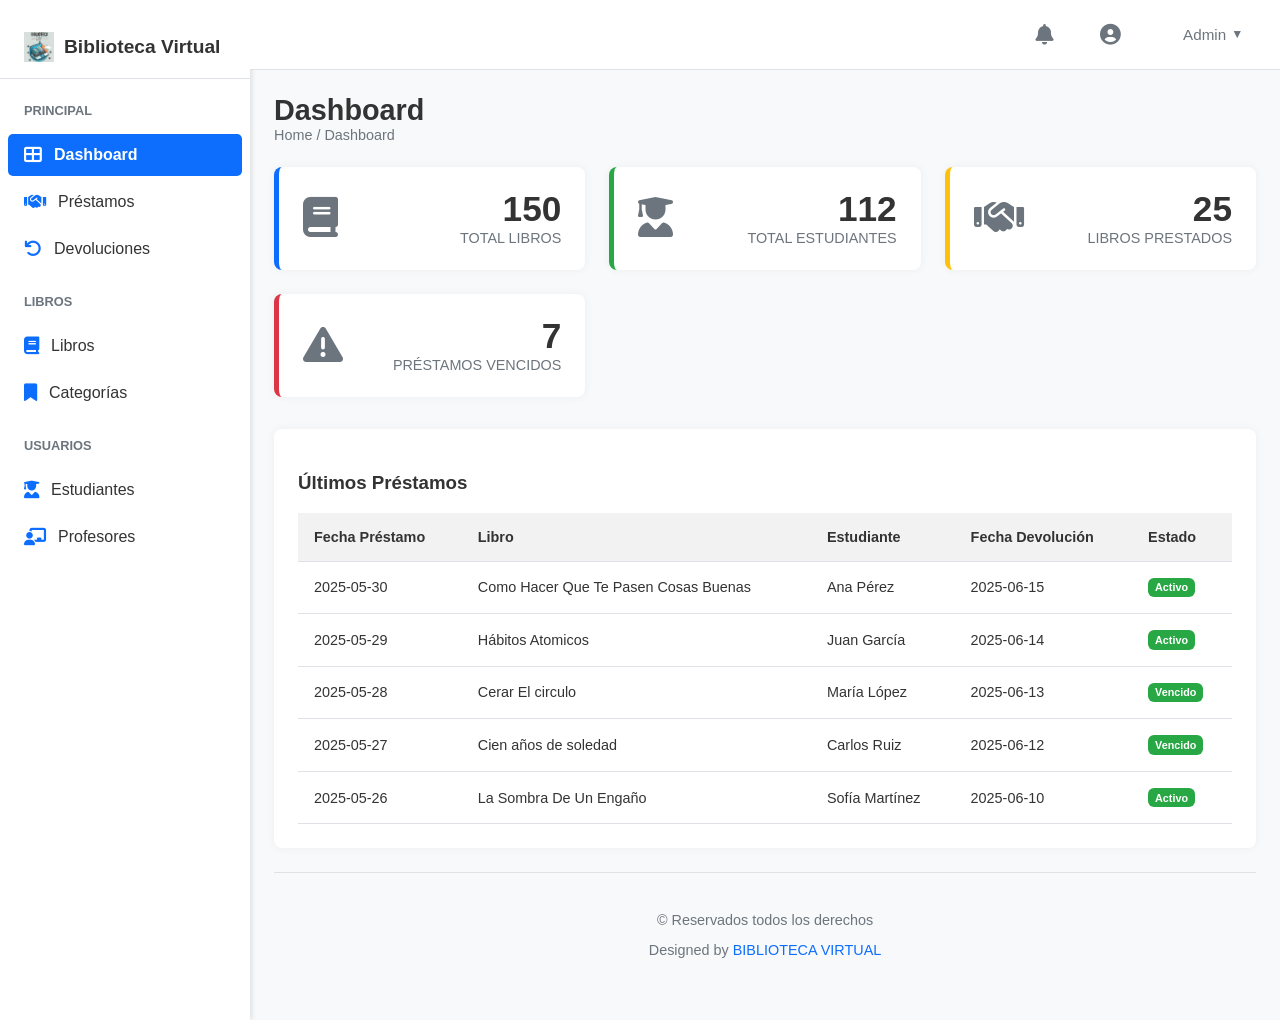
<file: bibliotecaVirtual/admin/dashboard.html>
<!DOCTYPE html>
<html lang="es">
<head>
    <meta charset="UTF-8">
    <meta name="viewport" content="width=device-width, initial-scale=1.0">
    <title>Dashboard - Biblioteca Virtual</title>
    <link rel="stylesheet" href="../admin/assets/css/stilos.css">
    <link rel="stylesheet" href="https://cdnjs.cloudflare.com/ajax/libs/font-awesome/6.5.2/css/all.min.css" integrity="sha512-SnH5WK+bZxgPHs44uWIX+LLJAJ9/2PkPKZ5QiAj6Ta86w+fsb2TkcmfRyVX3pBnMFcV7oQPJkl9QevSCWTKbooA==" crossorigin="anonymous" referrerpolicy="no-referrer" />
</head>
<body>
    <div class="wrapper">
        <div class="sidebar">
            <div class="sidebar-header">
                <img src="../admin/assets/images/1.png" alt="Logo" width="70px" height="50px" class="logo-sidebar h3"> Biblioteca Virtual
            </div>
            <nav class="sidebar-nav">
                <div class="sidebar-section-title">PRINCIPAL</div>
                <a href="../admin/dashboard.html" class="nav-item active"> <i class="fas fa-th-large icon"></i>Dashboard
                </a>
                <a href="../admin/prestamos.html" class="nav-item">
                    <i class="fas fa-handshake icon"></i>Préstamos
                </a>
                <a href="../admin/devoluciones.html" class="nav-item">
                    <i class="fas fa-undo icon"></i>Devoluciones
                </a>
                <!-- <a href="../admin/item.html" class="nav-item">
                    <i class="fas fa-exclamation-triangle icon"></i>Pérdidas
                </a> -->

                <div class="sidebar-section-title mt-3">LIBROS</div>
                <a href="../admin/catalogo.html" class="nav-item">
                    <i class="fas fa-book icon"></i>Libros
                </a>
                <!-- <a href="autores_puro_interactivo.html" class="nav-item">
                    <i class="fas fa-user-tie icon"></i>Autores
                </a> -->
                <a href="../admin/categorias.html" class="nav-item">
                    <i class="fas fa-bookmark icon"></i>Categorías
                </a>
                <!-- <a href="ubicaciones_puro_interactivo.html" class="nav-item">
                    <i class="fas fa-map-marker-alt icon"></i>Ubicaciones
                </a> -->

                <div class="sidebar-section-title mt-3">USUARIOS</div>
                <a href="../admin/estudiantes.html" class="nav-item">
                    <i class="fas fa-user-graduate icon"></i>Estudiantes
                </a>
                <a href="profesores_puro_interactivo.html" class="nav-item">
                    <i class="fas fa-chalkboard-teacher icon"></i>Profesores
                </a>
            </nav>
        </div>
        <div class="page-content">
            <header class="navbar">
                <button class="menu-toggle"><i class="fas fa-bars"></i></button>

                <nav class="navbar-nav">
                    <a href="#" class="nav-link"><i class="fas fa-bell icon-lg text-primary"></i></a>
                    <a href="#" class="nav-link"><i class="fas fa-user-circle icon-lg text-secondary"></i></a>
                    <div class="dropdown">
                        <a href="#" class="nav-link dropdown-toggle">Admin</a>
                        <div class="dropdown-menu">
                            <a class="dropdown-item" href="#">Perfil</a>
                            <a class="dropdown-item" href="#">Configuración</a>
                            <div class="dropdown-divider"></div>
                            <a class="dropdown-item" href="#">Cerrar Sesión</a>
                        </div>
                    </div>
                </nav>
            </header>

            <div class="container">
                <div class="header-content">
                    <div>
                        <h1>Dashboard</h1>
                        <p class="breadcrumb">Home / Dashboard</p>
                    </div>
                    </div>

                <div class="dashboard-cards">
                    <div class="card card-primary">
                        <div class="card-icon"><i class="fas fa-book"></i></div>
                        <div class="card-content">
                            <div class="card-value">150</div>
                            <div class="card-title">Total Libros</div>
                        </div>
                    </div>
                    <div class="card card-success">
                        <div class="card-icon"><i class="fas fa-user-graduate"></i></div>
                        <div class="card-content">
                            <div class="card-value">112</div>
                            <div class="card-title">Total Estudiantes</div>
                        </div>
                    </div>
                    <div class="card card-warning">
                        <div class="card-icon"><i class="fas fa-handshake"></i></div>
                        <div class="card-content">
                            <div class="card-value">25</div>
                            <div class="card-title">Libros Prestados</div>
                        </div>
                    </div>
                    <div class="card card-danger">
                        <div class="card-icon"><i class="fas fa-exclamation-triangle"></i></div>
                        <div class="card-content">
                            <div class="card-value">7</div>
                            <div class="card-title">Préstamos Vencidos</div>
                        </div>
                    </div>
                </div>

                <div class="table-container mt-4">
                    <h3>Últimos Préstamos</h3>
                    <table class="data-table">
                        <thead>
                            <tr>
                                <th>Fecha Préstamo</th>
                                <th>Libro</th>
                                <th>Estudiante</th>
                                <th>Fecha Devolución</th>
                                <th>Estado</th>
                            </tr>
                        </thead>
                        <tbody>
                            <tr>
                                <td>2025-05-30</td>
                                <td>Como Hacer Que Te Pasen Cosas Buenas</td>
                                <td>Ana Pérez</td>
                                <td>2025-06-15</td>
                                <td><span class="badge bg-success">Activo</span></td>
                            </tr>
                            <tr>
                                <td>2025-05-29</td>
                                <td>Hábitos Atomicos</td>
                                <td>Juan García</td>
                                <td>2025-06-14</td>
                                <td><span class="badge bg-success">Activo</span></td>
                            </tr>
                             <tr>
                                <td>2025-05-28</td>
                                <td>Cerar El circulo</td>
                                <td>María López</td>
                                <td>2025-06-13</td>
                                <td><span class="badge bg-success">Vencido</span></td>
                            </tr>
                            <tr>
                                <td>2025-05-27</td>
                                <td>Cien años de soledad</td>
                                <td>Carlos Ruiz</td>
                                <td>2025-06-12</td>
                                <td><span class="badge bg-success">Vencido</span></td>
                            </tr>
                            <tr>
                                <td>2025-05-26</td>
                                <td>La Sombra De Un Engaño</td>
                                <td>Sofía Martínez</td>
                                <td>2025-06-10</td>
                                <td><span class="badge bg-success">Activo</span></td>
                            </tr>
                        </tbody>
                    </table>
                </div>

                <footer class="footer">
                    <p>&copy; Reservados todos los derechos</p>
                    <p>Designed by <a href="#">BIBLIOTECA VIRTUAL</p>
                </footer>
                </div>
        </div>
        </div>
</body>
</html>
</file>
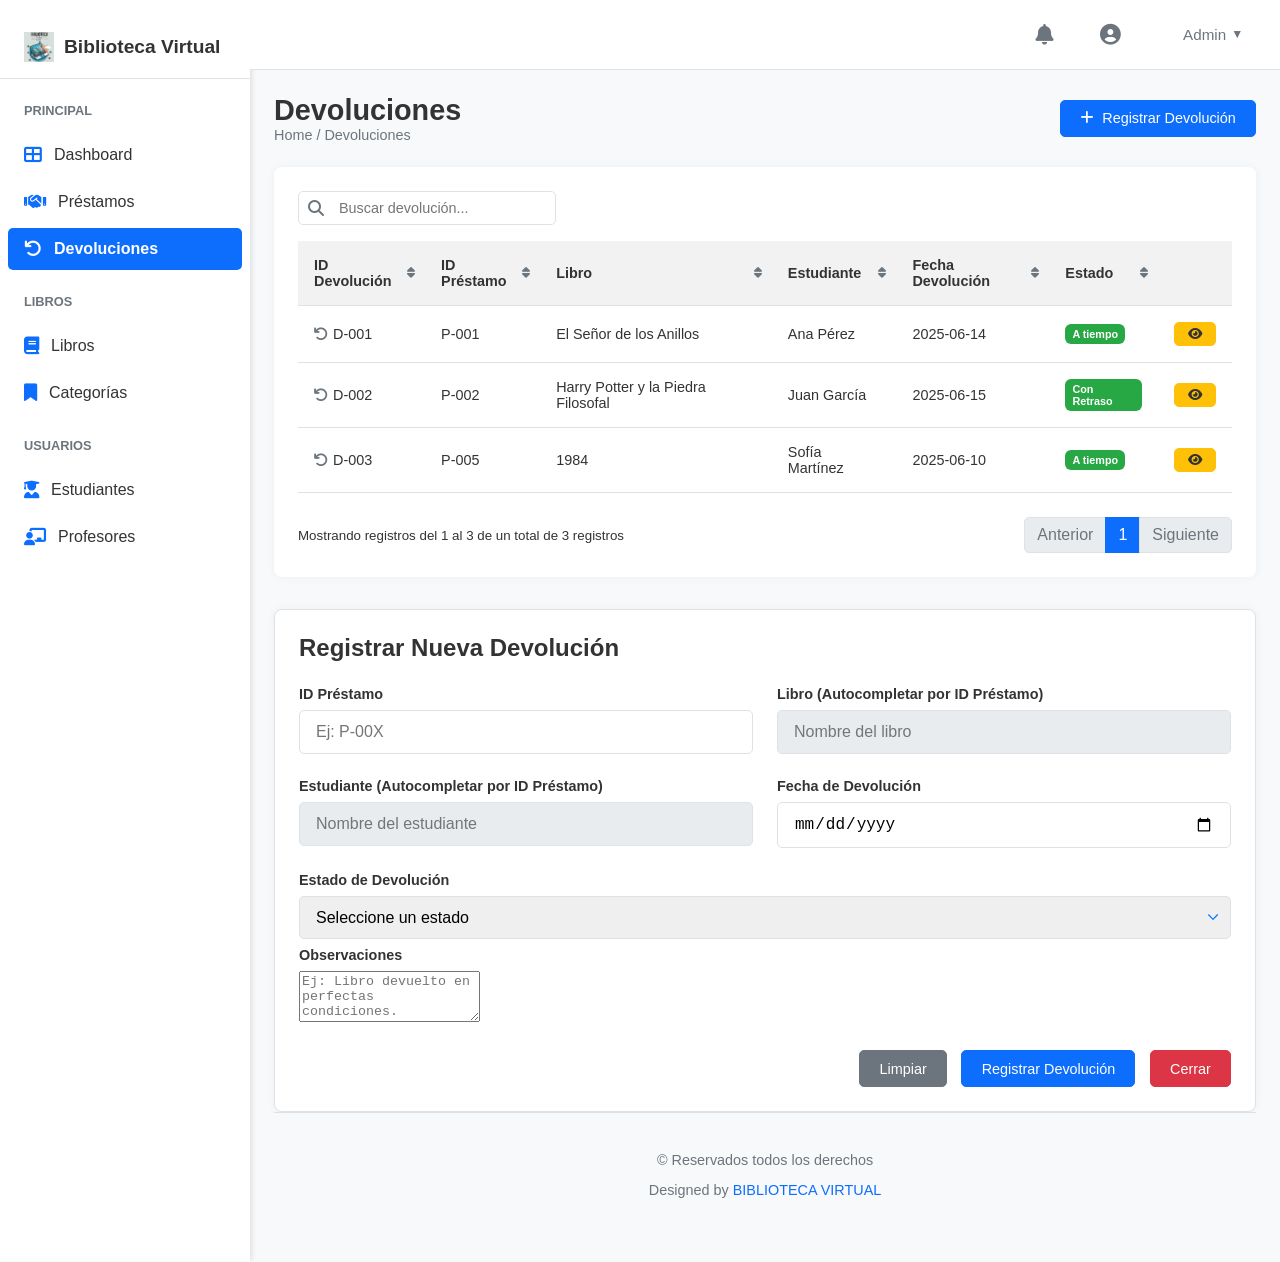
<file: bibliotecaVirtual/admin/devoluciones.html>
<!DOCTYPE html>
<html lang="es">

<head>
    <meta charset="UTF-8">
    <meta name="viewport" content="width=device-width, initial-scale=1.0">
    <title>Devoluciones - Biblioteca Virtual</title>
    <link rel="stylesheet" href="../admin/assets/css/stilos.css">
    <link rel="stylesheet" href="https://cdnjs.cloudflare.com/ajax/libs/font-awesome/6.5.2/css/all.min.css"
        integrity="sha512-SnH5WK+bZxgPHs44uWIX+LLJAJ9/2PkPKZ5QiAj6Ta86w+fsb2TkcmfRyVX3pBnMFcV7oQPJkl9QevSCWTKbooA=="
        crossorigin="anonymous" referrerpolicy="no-referrer" />
</head>

<body>
    <div class="wrapper">
        <div class="sidebar">
            <div class="sidebar-header">
                <img src="../admin/assets/images/1.png" alt="Logo" width="70px" height="50px" class="logo-sidebar h3">
                Biblioteca Virtual
            </div>
            <nav class="sidebar-nav">
                <div class="sidebar-section-title">PRINCIPAL</div>
                <a href="../admin/dashboard.html" class="nav-item"> <i class="fas fa-th-large icon"></i>Dashboard
                </a>
                <a href="../admin/prestamos.html" class="nav-item"> <i class="fas fa-handshake icon"></i>Préstamos
                </a>
                <a href="../admin/devoluciones.html" class="nav-item active"> <i class="fas fa-undo icon"></i>Devoluciones
                </a>
                <div class="sidebar-section-title mt-3">LIBROS</div>
                <a href="../admin/catalogo.html" class="nav-item">
                    <i class="fas fa-book icon"></i>Libros
                </a>
                <a href="../admin/categorias.html" class="nav-item"> <i class="fas fa-bookmark icon"></i>Categorías
                </a>

                <div class="sidebar-section-title mt-3">USUARIOS</div>
                <a href="../admin/estudiantes.html" class="nav-item">
                    <i class="fas fa-user-graduate icon"></i>Estudiantes
                </a>
                <a href="../admin/perfil.html" class="nav-item"> <i class="fas fa-chalkboard-teacher icon"></i>Profesores
                </a>
            </nav>
        </div>

        <div class="page-content">
            <header class="navbar">
                <button class="menu-toggle"><i class="fas fa-bars"></i></button>
                <nav class="navbar-nav">
                    <a href="#" class="nav-link"><i class="fas fa-bell icon-lg text-primary"></i></a>
                    <a href="#" class="nav-link"><i class="fas fa-user-circle icon-lg text-secondary"></i></a>
                    <div class="dropdown">
                        <a href="#" class="nav-link dropdown-toggle">Admin</a>
                        <div class="dropdown-menu">
                            <a class="dropdown-item" href="#">Perfil</a>
                            <a class="dropdown-item" href="#">Configuración</a>
                            <div class="dropdown-divider"></div>
                            <a class="dropdown-item" href="#">Cerrar Sesión</a>
                        </div>
                    </div>
                </nav>
            </header>
            <div class="container">
                <div class="header-content">
                    <div>
                        <h1>Devoluciones</h1>
                        <p class="breadcrumb">Home / Devoluciones</p>
                    </div>
                    <button class="btn btn-primary" id="openAddForm">
                        <i class="fas fa-plus icon-btn"></i>Registrar Devolución
                    </button>
                </div>

                <div class="table-container">
                    <div class="table-actions">
                        <div class="search-input">
                            <i class="fas fa-search search-icon"></i>
                            <input type="text" placeholder="Buscar devolución...">
                        </div>
                    </div>

                    <table class="data-table">
                        <thead>
                            <tr>
                                <th>ID Devolución <i class="fas fa-sort sort-icon"></i></th>
                                <th>ID Préstamo <i class="fas fa-sort sort-icon"></i></th>
                                <th>Libro <i class="fas fa-sort sort-icon"></i></th>
                                <th>Estudiante <i class="fas fa-sort sort-icon"></i></th>
                                <th>Fecha Devolución <i class="fas fa-sort sort-icon"></i></th>
                                <th>Estado <i class="fas fa-sort sort-icon"></i></th>
                                <th></th>
                            </tr>
                        </thead>
                        <tbody>
                            <tr>
                                <td><i class="fas fa-undo icon-table"></i>D-001</td>
                                <td>P-001</td>
                                <td>El Señor de los Anillos</td>
                                <td>Ana Pérez</td>
                                <td>2025-06-14</td>
                                <td><span class="badge bg-success">A tiempo</span></td>
                                <td class="actions">
                                    <button class="btn btn-warning btn-sm" title="Ver Detalles"><i class="fas fa-eye"></i></button>
                                </td>
                            </tr>
                            <tr>
                                <td><i class="fas fa-undo icon-table"></i>D-002</td>
                                <td>P-002</td>
                                <td>Harry Potter y la Piedra Filosofal</td>
                                <td>Juan García</td>
                                <td>2025-06-15</td>
                                <td><span class="badge bg-success">Con Retraso</span></td>
                                <td class="actions">
                                    <button class="btn btn-warning btn-sm" title="Ver Detalles"><i class="fas fa-eye"></i></button>
                                </td>
                            </tr>
                             <tr>
                                <td><i class="fas fa-undo icon-table"></i>D-003</td>
                                <td>P-005</td>
                                <td>1984</td>
                                <td>Sofía Martínez</td>
                                <td>2025-06-10</td>
                                <td><span class="badge bg-success">A tiempo</span></td>
                                <td class="actions">
                                    <button class="btn btn-warning btn-sm" title="Ver Detalles"><i class="fas fa-eye"></i></button>
                                </td>
                            </tr>
                        </tbody>
                    </table>

                    <div class="pagination-info">
                        <small>Mostrando registros del 1 al 3 de un total de 3 registros</small>
                        <div class="pagination">
                            <a href="#" class="page-link disabled">Anterior</a>
                            <a href="#" class="page-link active">1</a>
                            <a href="#" class="page-link disabled">Siguiente</a>
                        </div>
                    </div>
                </div>

                <div class="add-edit-form-container">
                    <h4>Registrar Nueva Devolución</h4>
                    <form class="add-edit-form">
                        <div class="form-group-row">
                            <div class="form-group">
                                <label for="prestamoID">ID Préstamo</label>
                                <input type="text" id="prestamoID" name="prestamoID" placeholder="Ej: P-00X">
                            </div>
                             <div class="form-group">
                                <label for="libroDevuelto">Libro (Autocompletar por ID Préstamo)</label>
                                <input type="text" id="libroDevuelto" name="libroDevuelto" readonly placeholder="Nombre del libro">
                            </div>
                        </div>
                        <div class="form-group-row">
                           <div class="form-group">
                                <label for="estudianteDevuelve">Estudiante (Autocompletar por ID Préstamo)</label>
                                <input type="text" id="estudianteDevuelve" name="estudianteDevuelve" readonly placeholder="Nombre del estudiante">
                            </div>
                            <div class="form-group">
                                <label for="fechaDevolucion">Fecha de Devolución</label>
                                <input type="date" id="fechaDevolucion" name="fechaDevolucion" value="">
                            </div>
                        </div>
                        <div class="form-group">
                            <label for="estadoDevolucion">Estado de Devolución</label>
                            <select id="estadoDevolucion" name="estadoDevolucion">
                                <option value="">Seleccione un estado</option>
                                <option value="A tiempo">A tiempo</option>
                                <option value="Con Retraso">Con Retraso</option>
                                <option value="Con Daños">Con Daños</option>
                            </select>
                        </div>
                        <div class="form-group">
                            <label for="observacionesDevolucion">Observaciones</label>
                            <textarea id="observacionesDevolucion" name="observacionesDevolucion" rows="3" placeholder="Ej: Libro devuelto en perfectas condiciones."></textarea>
                        </div>
                        <div class="form-actions">
                            <button type="reset" class="btn btn-secondary">Limpiar</button>
                            <button type="submit" class="btn btn-primary">Registrar Devolución</button>
                            <button type="button" class="btn btn-danger" id="closeForm">Cerrar</button>
                        </div>
                    </form>
                </div>
                <footer class="footer">
                   <p>&copy; Reservados todos los derechos</p>
                    <p>Designed by <a href="#">BIBLIOTECA VIRTUAL</p>
                </footer>
            </div>
        </div>
    </div>
    </body>
</html>
</file>
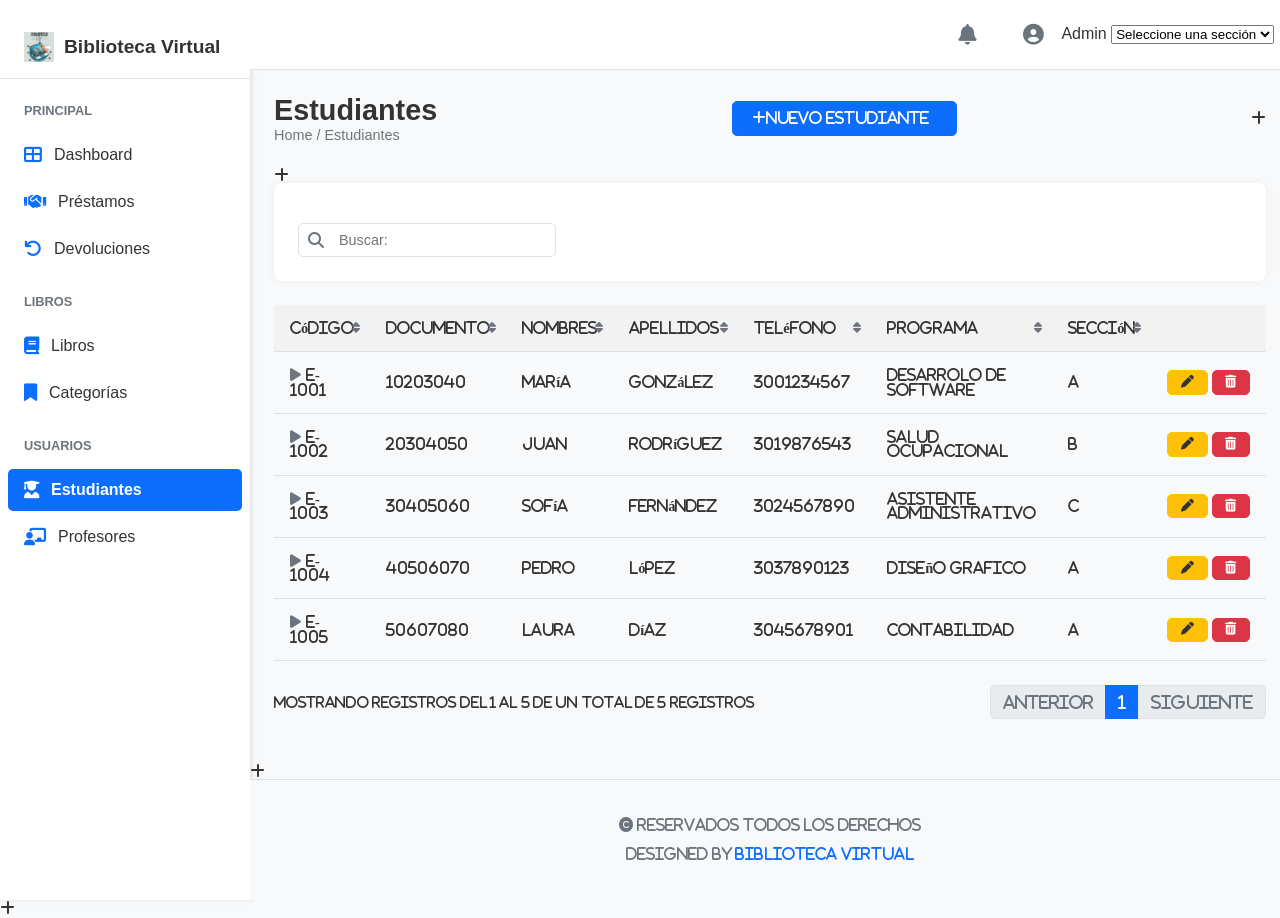
<file: bibliotecaVirtual/admin/estudiantes.html>
<!DOCTYPE html>
<html lang="es">

<head>
    <meta charset="UTF-8">
    <meta name="viewport" content="width=device-width, initial-scale=1.0">
    <title>Estudiantes - Biblioteca Virtual</title>
    <link rel="stylesheet" href="../admin/assets/css/stilos.css">
    <link rel="stylesheet" href="https://cdnjs.cloudflare.com/ajax/libs/font-awesome/6.5.2/css/all.min.css"
        integrity="sha512-SnH5WK+bZxgPHs44uWIX+LLJAJ9/2PkPKZ5QiAj6Ta86w+fsb2TkcmfRyVX3pBnMFcV7oQPJkl9QevSCWTKbooA=="
        crossorigin="anonymous" referrerpolicy="no-referrer" />
</head>

<body>
    <div class="wrapper">
        <div class="sidebar">
            <div class="sidebar-header">
                <img src="../admin/assets/images/1.png" alt="Logo" width="70px" height="50px" class="logo-sidebar h3">
                Biblioteca Virtual
            </div>
            <nav class="sidebar-nav">
                <div class="sidebar-section-title">PRINCIPAL</div>
                <a href="../admin/dashboard.html" class="nav-item">
                    <i class="fas fa-th-large icon"></i>Dashboard
                </a>
                <a href="../admin/prestamos.html" class="nav-item">
                    <i class="fas fa-handshake icon"></i>Préstamos
                </a>
                <a href="../admin/devoluciones.html" class="nav-item">
                    <i class="fas fa-undo icon"></i>Devoluciones
                </a>
                <!-- <a href="../admin/item.html" class="nav-item">
                    <i class="fas fa-exclamation-triangle icon"></i>Pérdidas
                </a> -->

                <div class="sidebar-section-title mt-3">LIBROS</div>
                <a href="../admin/catalogo.html" class="nav-item">
                    <i class="fas fa-book icon"></i>Libros
                </a>
                <!-- <a href="autores_puro_interactivo.html" class="nav-item">
                    <i class="fas fa-user-tie icon"></i>Autores
                </a> -->
                <a href="../admin/categorias.html" class="nav-item">
                    <i class="fas fa-bookmark icon"></i>Categorías
                </a>
                <!-- <a href="ubicaciones_puro_interactivo.html" class="nav-item">
                    <i class="fas fa-map-marker-alt icon"></i>Ubicaciones
                </a> -->

                <div class="sidebar-section-title mt-3">USUARIOS</div>
                <a href="../admin/estudiantes.html" class="nav-item active">
                    <i class="fas fa-user-graduate icon"></i>Estudiantes
                </a>
                <a href="../admin/perfil.html" class="nav-item">
                    <i class="fas fa-chalkboard-teacher icon"></i>Profesores
                </a>
            </nav>
        </div>
        <div class="page-content">
            <header class="navbar">
                <button class="menu-toggle"><i class="fas fa-bars"></i></button>

                <nav class="navbar-nav">
                    <a href="#" class="nav-link"><i class="fas fa-bell icon-lg text-primary"></i></a>
                    <a href="#" class="nav-link"><i class="fas fa-user-circle icon-lg text-secondary"></i></a>

                    <div class="form-group-row">
                        <div class="form-group">
                            <label for="seccion">Admin</label>
                            <select id="seccion" name="seccion">
                                <option value="">Seleccione una sección</option>
                                <option value="A">A</option>
                                <option value="B">B</option>
                                <option value="C">C</option>
                            </select>
                        </div>

                    </div>
                </nav>
            </header>

            <div class="container">
                <div class="header-content">
                    <div>
                        <h1>Estudiantes</h1>
                        <p class="breadcrumb">Home / Estudiantes</p>
                    </div>
                    <a href="registro.html" button class="btn btn-primary" id="openAddForm">
                        <i class="fas fa-plus icon-btn">Nuevo Estudiante

                    </a>

                </div>

                <div class="table-container">
                    <div class="table-actions">
                    </div>
                    <div class="search-input">
                        <i class="fas fa-search search-icon"></i>
                        <input type="text" placeholder="Buscar:">
                    </div>
                </div>

                <table class="data-table">
                    <thead>
                        <tr>
                            <th>Código <i class="fas fa-sort sort-icon"></i></th>
                            <th>Documento <i class="fas fa-sort sort-icon"></i></th>
                            <th>Nombres <i class="fas fa-sort sort-icon"></i></th>
                            <th>Apellidos <i class="fas fa-sort sort-icon"></i></th>
                            <th>Teléfono <i class="fas fa-sort sort-icon"></i></th>
                            <th>Programa <i class="fas fa-sort sort-icon"></i></th>
                            <th>Sección <i class="fas fa-sort sort-icon"></i></th>
                            <th></th>
                        </tr>
                    </thead>
                    <tbody>
                        <tr>
                            <td><i class="fas fa-play icon-table"></i>E-1001</td>
                            <td>10203040</td>
                            <td>María</td>
                            <td>González</td>
                            <td>3001234567</td>
                            <td>Desarrolo De Software</td>
                            <td>A</td>
                            <td class="actions">
                                <button class="btn btn-warning btn-sm" title="Editar"><i
                                        class="fas fa-pen"></i></button>
                                <button class="btn btn-danger btn-sm"><i class="fas fa-trash-alt"></i></button>
                            </td>
                        </tr>
                        <tr>
                            <td><i class="fas fa-play icon-table"></i>E-1002</td>
                            <td>20304050</td>
                            <td>Juan</td>
                            <td>Rodríguez</td>
                            <td>3019876543</td>
                            <td>Salud Ocupacional</td>
                            <td>B</td>
                            <td class="actions">
                                <button class="btn btn-warning btn-sm" title="Editar"><i
                                        class="fas fa-pen"></i></button>
                                <button class="btn btn-danger btn-sm"><i class="fas fa-trash-alt"></i></button>
                            </td>
                        </tr>
                        <tr>
                            <td><i class="fas fa-play icon-table"></i>E-1003</td>
                            <td>30405060</td>
                            <td>Sofía</td>
                            <td>Fernández</td>
                            <td>3024567890</td>
                            <td>Asistente Administrativo</td>
                            <td>C</td>
                            <td class="actions">
                                <button class="btn btn-warning btn-sm" title="Editar"><i
                                        class="fas fa-pen"></i></button>
                                <button class="btn btn-danger btn-sm"><i class="fas fa-trash-alt"></i></button>
                            </td>
                        </tr>
                        <tr>
                            <td><i class="fas fa-play icon-table"></i>E-1004</td>
                            <td>40506070</td>
                            <td>Pedro</td>
                            <td>López</td>
                            <td>3037890123</td>
                            <td>Diseño Grafico</td>
                            <td>A</td>
                            <td class="actions">
                                <button class="btn btn-warning btn-sm" title="Editar"><i
                                        class="fas fa-pen"></i></button>
                                <button class="btn btn-danger btn-sm"><i class="fas fa-trash-alt"></i></button>
                            </td>
                        </tr>
                        <tr>
                            <td><i class="fas fa-play icon-table"></i>E-1005</td>
                            <td>50607080</td>
                            <td>Laura</td>
                            <td>Díaz</td>
                            <td>3045678901</td>
                            <td>Contabilidad</td>
                            <td>A</td>
                            <td class="actions">
                                <button class="btn btn-warning btn-sm" title="Editar"><i
                                        class="fas fa-pen"></i></button>
                                <button class="btn btn-danger btn-sm"><i class="fas fa-trash-alt"></i></button>
                            </td>
                        </tr>
                    </tbody>
                </table>

                <div class="pagination-info">
                    <small>Mostrando registros del 1 al 5 de un total de 5 registros</small>
                    <div class="pagination">
                        <a href="#" class="page-link disabled">Anterior</a>
                        <a href="#" class="page-link active">1</a>
                        <a href="#" class="page-link disabled">Siguiente</a>
                    </div>
                </div>
            </div>



            <footer class="footer">
                <p>&copy; Reservados todos los derechos</p>
                <p>Designed by <a href="#">BIBLIOTECA VIRTUAL</p>
            </footer>
        </div>
    </div>
</body>
</div>
</div>

</html>
</file>
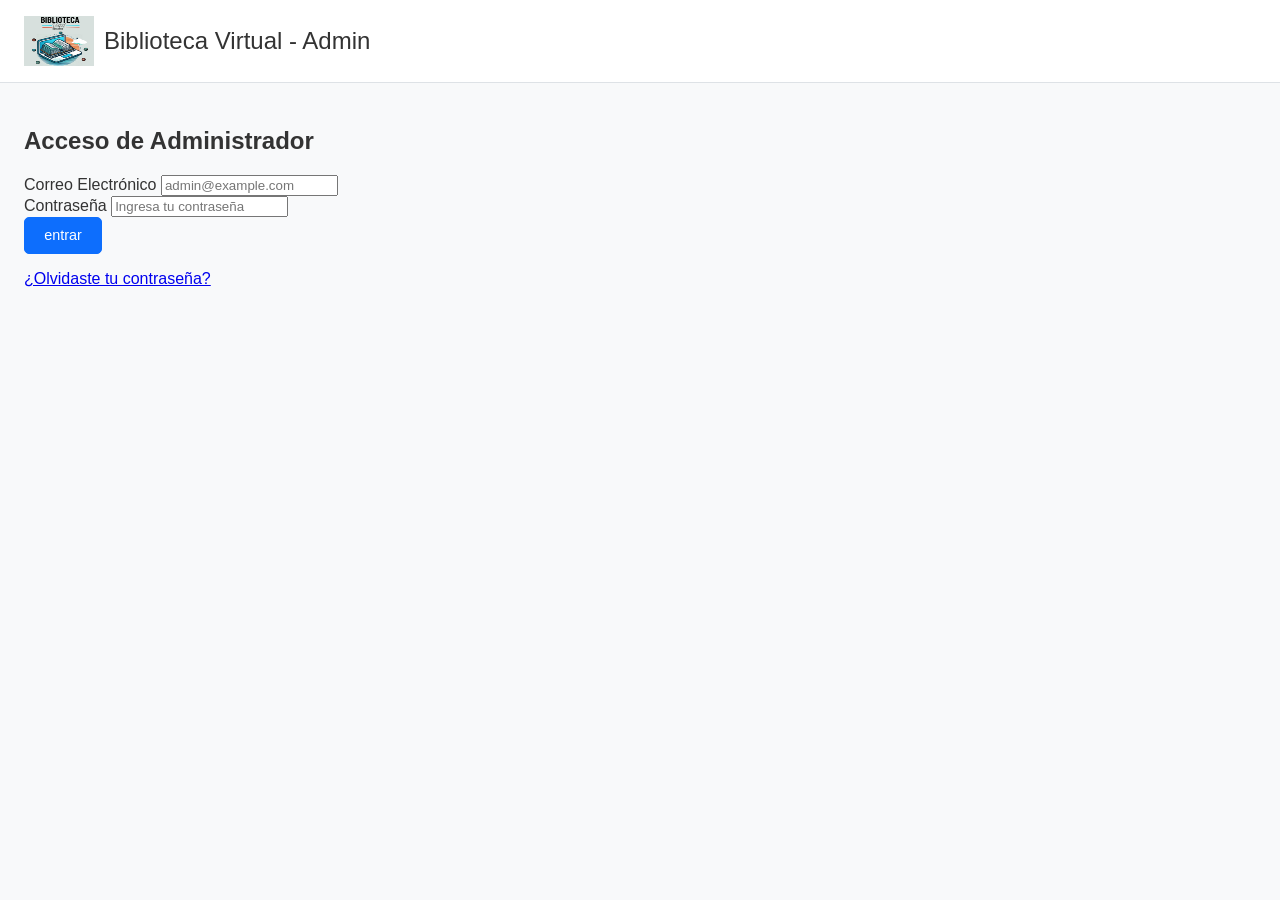
<file: bibliotecaVirtual/admin/login.html>
<!DOCTYPE html>
<html lang="es">

<head>
    <meta charset="UTF-8" />
    <meta name="viewport" content="width=device-width, initial-scale=1.0" />
    <title>Login Administrador - Biblioteca Virtual</title>
    <link rel="stylesheet" href="../admin/assets/css/stilos.css">
    <link href="https://fonts.googleapis.com/css2?family=Bebas+Neue&display=swap" rel="stylesheet" />
</head>

<body>
    <nav class="navbar">
        <div class="container-fluid" style="display: flex; justify-content: space-between; align-items: center; width: 100%;">
            <div style="display: flex; align-items: center;">
                <img src="assets/images/1.png" alt="Logo" width="70" height="50"
                    style="margin-right: 10px;" />
                <span class="navbar-brand" style="font-size: 1.5rem; color: var(--dark-text);">Biblioteca Virtual - Admin</span>
            </div>
            </div>
    </nav>

    <div id="bannerLogin">
        <div class="container"> <div class="login-container">
                <h2>Acceso de Administrador</h2>
                <form action="dashboard.html" method="POST"> <div class="mb-3">
                        <label for="admin_email" class="form-label">Correo Electrónico</label>
                        <input type="email" class="form-control" id="admin_email" name="admin_email" placeholder="admin@example.com" required>
                    </div>
                    <div class="mb-3">
                        <label for="admin_password" class="form-label">Contraseña</label>
                        <input type="password" class="form-control" id="admin_password" name="admin_password" placeholder="Ingresa tu contraseña" required>
                    </div>
                    <div class="d-grid mb-3">
                        <a href="dashboard.html" button type="submit" class="btn btn-primary"> entrar</a>
                        
                    </div>
                    <div class="text-center" style="margin-top: 1rem;">
                        <a href="#">¿Olvidaste tu contraseña?</a>
                    </div>
                </form>
            </div>
        </div>
    </div>



</body>
</html>
</file>
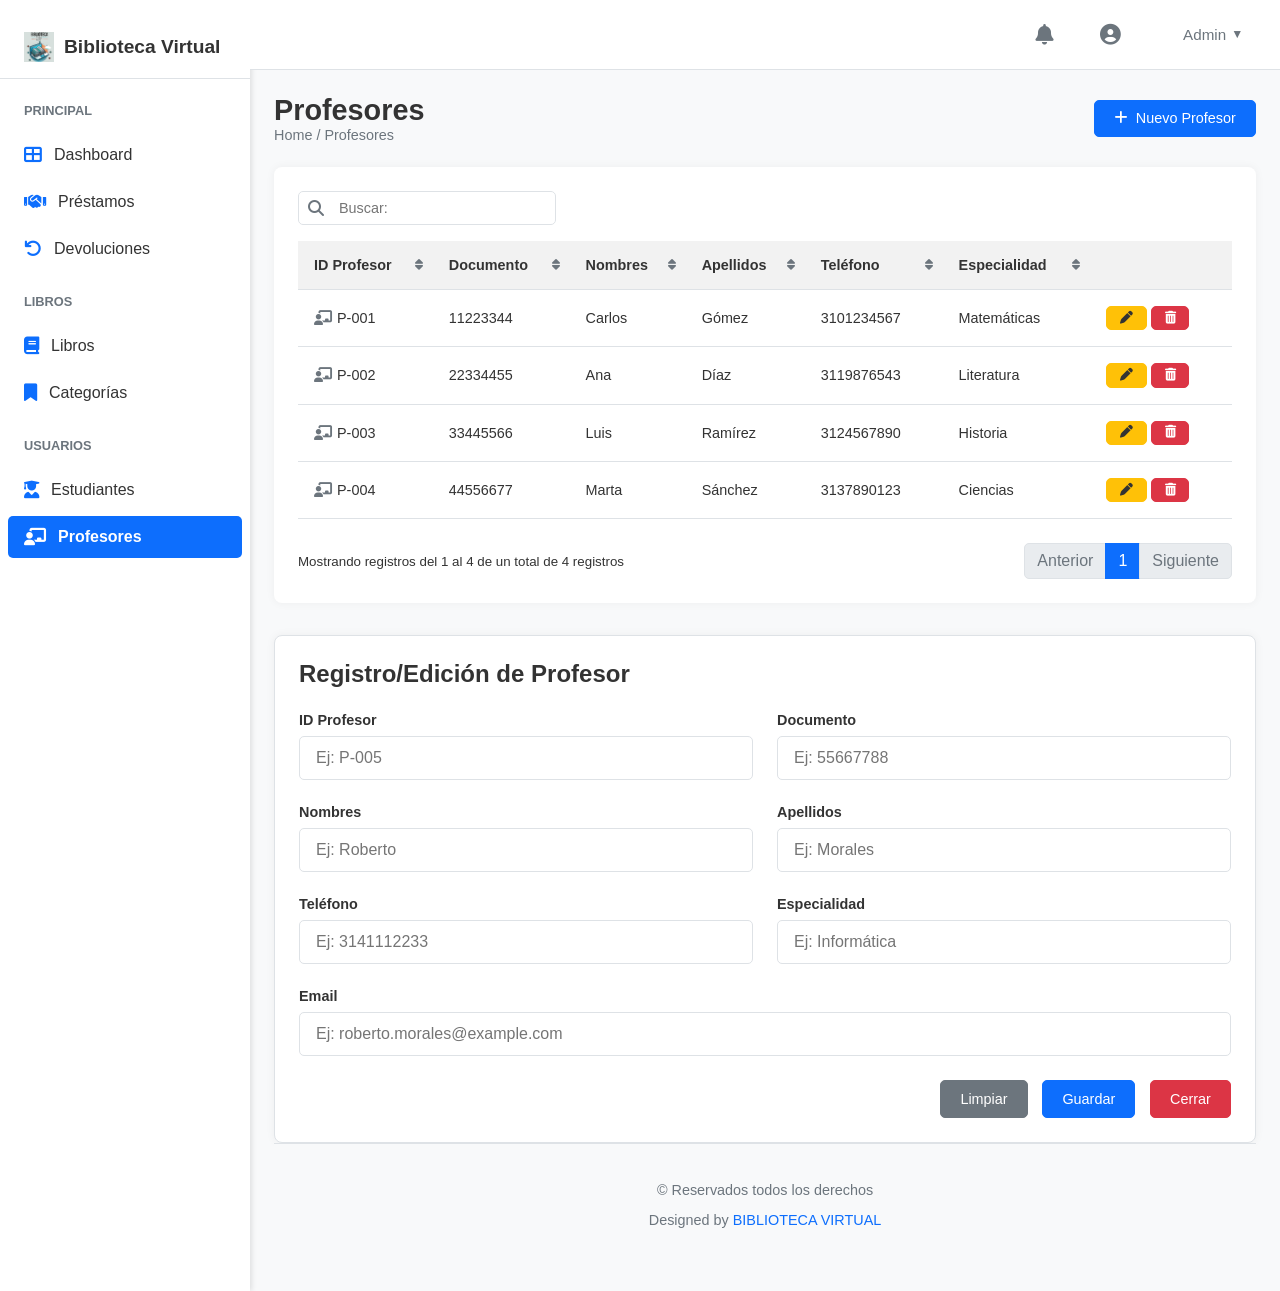
<file: bibliotecaVirtual/admin/perfil.html>
<!DOCTYPE html>
<html lang="es">

<head>
    <meta charset="UTF-8">
    <meta name="viewport" content="width=device-width, initial-scale=1.0">
    <title>Profesores - BibliotecaVirtual </title>
    <link rel="stylesheet" href="../admin/assets/css/stilos.css">
    <link rel="stylesheet" href="https://cdnjs.cloudflare.com/ajax/libs/font-awesome/6.5.2/css/all.min.css"
        integrity="sha512-SnH5WK+bZxgPHs44uWIX+LLJAJ9/2PkPKZ5QiAj6Ta86w+fsb2TkcmfRyVX3pBnMFcV7oQPJkl9QevSCWTKbooA=="
        crossorigin="anonymous" referrerpolicy="no-referrer" />
</head>

<body>
    <div class="wrapper">
        <div class="sidebar">
            <div class="sidebar-header">
                <img src="../admin/assets/images/1.png" alt="Logo" width="70px" height="50px" class="logo-sidebar h3"> Biblioteca Virtual
            </div>
            <nav class="sidebar-nav">
                <div class="sidebar-section-title">PRINCIPAL</div>
                <a href="../admin/dashboard.html" class="nav-item"> <i class="fas fa-th-large icon"></i>Dashboard
                </a>
                <a href="../admin/prestamos.html" class="nav-item">
                    <i class="fas fa-handshake icon"></i>Préstamos
                </a>
                <a href="../admin/devoluciones.html" class="nav-item">
                    <i class="fas fa-undo icon"></i>Devoluciones
                </a>
                <!-- <a href="../admin/item.html" class="nav-item">
                    <i class="fas fa-exclamation-triangle icon"></i>Pérdidas
                </a> -->

                <div class="sidebar-section-title mt-3">LIBROS</div>
                <a href="../admin/catalogo.html" class="nav-item">
                    <i class="fas fa-book icon"></i>Libros
                </a>
                <!-- <a href="autores_puro_interactivo.html" class="nav-item">
                    <i class="fas fa-user-tie icon"></i>Autores
                </a> -->
                <a href="../admin/categorias.html" class="nav-item">
                    <i class="fas fa-bookmark icon"></i>Categorías
                </a>
                <!-- <a href="ubicaciones_puro_interactivo.html" class="nav-item">
                    <i class="fas fa-map-marker-alt icon"></i>Ubicaciones
                </a> -->

                <div class="sidebar-section-title mt-3">USUARIOS</div>
                <a href="../admin/estudiantes.html" class="nav-item">
                    <i class="fas fa-user-graduate icon"></i>Estudiantes
                </a>
                <a href="profesores_puro_interactivo.html" class="nav-item active">
                    <i class="fas fa-chalkboard-teacher icon"></i>Profesores
                </a>
            </nav>
        </div>
        <div class="page-content">
            <header class="navbar">
                <button class="menu-toggle"><i class="fas fa-bars"></i></button>

                <nav class="navbar-nav">
                    <a href="#" class="nav-link"><i class="fas fa-bell icon-lg text-primary"></i></a>
                    <a href="#" class="nav-link"><i class="fas fa-user-circle icon-lg text-secondary"></i></a>
                    <div class="dropdown">
                        <a href="#" class="nav-link dropdown-toggle">Admin</a>
                        <div class="dropdown-menu">
                            <a class="dropdown-item" href="../admin/perfil.html">Perfil</a>
                            <a class="dropdown-item" href="#">Configuración</a>
                            <div class="dropdown-divider"></div>
                            <a class="dropdown-item" href="#">Cerrar Sesión</a>
                        </div>
                    </div>
                </nav>
            </header>

            <div class="container">
                <div class="header-content">
                    <div>
                        <h1>Profesores</h1>
                        <p class="breadcrumb">Home / Profesores</p>
                    </div>
                    <button class="btn btn-primary" id="openAddForm">
                        <i class="fas fa-plus icon-btn"></i>Nuevo Profesor
                    </button>
                </div>

                <div class="table-container">
                    <div class="table-actions">
                        <div class="search-input">
                            <i class="fas fa-search search-icon"></i>
                            <input type="text" placeholder="Buscar:">
                        </div>
                    </div>

                    <table class="data-table">
                        <thead>
                            <tr>
                                <th>ID Profesor <i class="fas fa-sort sort-icon"></i></th>
                                <th>Documento <i class="fas fa-sort sort-icon"></i></th>
                                <th>Nombres <i class="fas fa-sort sort-icon"></i></th>
                                <th>Apellidos <i class="fas fa-sort sort-icon"></i></th>
                                <th>Teléfono <i class="fas fa-sort sort-icon"></i></th>
                                <th>Especialidad <i class="fas fa-sort sort-icon"></i></th>
                                <th></th>
                            </tr>
                        </thead>
                        <tbody>
                            <tr>
                                <td><i class="fas fa-chalkboard-teacher icon-table"></i>P-001</td>
                                <td>11223344</td>
                                <td>Carlos</td>
                                <td>Gómez</td>
                                <td>3101234567</td>
                                <td>Matemáticas</td>
                                <td class="actions">
                                    <button class="btn btn-warning btn-sm" title="Editar"><i
                                            class="fas fa-pen"></i></button>
                                    <button class="btn btn-danger btn-sm"><i class="fas fa-trash-alt"></i></button>
                                </td>
                            </tr>
                            <tr>
                                <td><i class="fas fa-chalkboard-teacher icon-table"></i>P-002</td>
                                <td>22334455</td>
                                <td>Ana</td>
                                <td>Díaz</td>
                                <td>3119876543</td>
                                <td>Literatura</td>
                                <td class="actions">
                                    <button class="btn btn-warning btn-sm" title="Editar"><i
                                            class="fas fa-pen"></i></button>
                                    <button class="btn btn-danger btn-sm"><i class="fas fa-trash-alt"></i></button>
                                </td>
                            </tr>
                            <tr>
                                <td><i class="fas fa-chalkboard-teacher icon-table"></i>P-003</td>
                                <td>33445566</td>
                                <td>Luis</td>
                                <td>Ramírez</td>
                                <td>3124567890</td>
                                <td>Historia</td>
                                <td class="actions">
                                    <button class="btn btn-warning btn-sm" title="Editar"><i
                                            class="fas fa-pen"></i></button>
                                    <button class="btn btn-danger btn-sm"><i class="fas fa-trash-alt"></i></button>
                                </td>
                            </tr>
                            <tr>
                                <td><i class="fas fa-chalkboard-teacher icon-table"></i>P-004</td>
                                <td>44556677</td>
                                <td>Marta</td>
                                <td>Sánchez</td>
                                <td>3137890123</td>
                                <td>Ciencias</td>
                                <td class="actions">
                                    <button class="btn btn-warning btn-sm" title="Editar"><i
                                            class="fas fa-pen"></i></button>
                                    <button class="btn btn-danger btn-sm"><i class="fas fa-trash-alt"></i></button>
                                </td>
                            </tr>
                        </tbody>
                    </table>

                    <div class="pagination-info">
                        <small>Mostrando registros del 1 al 4 de un total de 4 registros</small>
                        <div class="pagination">
                            <a href="#" class="page-link disabled">Anterior</a>
                            <a href="#" class="page-link active">1</a>
                            <a href="#" class="page-link disabled">Siguiente</a>
                        </div>
                    </div>
                </div>

                <div class="add-edit-form-container">
                    <h4>Registro/Edición de Profesor</h4>
                    <form class="add-edit-form">
                        <div class="form-group-row">
                            <div class="form-group">
                                <label for="profesorID">ID Profesor</label>
                                <input type="text" id="profesorID" name="profesorID" value="" placeholder="Ej: P-005">
                            </div>
                            <div class="form-group">
                                <label for="documentoProfesor">Documento</label>
                                <input type="text" id="documentoProfesor" name="documentoProfesor" value=""
                                    placeholder="Ej: 55667788">
                            </div>
                        </div>
                        <div class="form-group-row">
                            <div class="form-group">
                                <label for="nombresProfesor">Nombres</label>
                                <input type="text" id="nombresProfesor" name="nombresProfesor" value=""
                                    placeholder="Ej: Roberto">
                            </div>
                            <div class="form-group">
                                <label for="apellidosProfesor">Apellidos</label>
                                <input type="text" id="apellidosProfesor" name="apellidosProfesor" value=""
                                    placeholder="Ej: Morales">
                            </div>
                        </div>
                        <div class="form-group-row">
                            <div class="form-group">
                                <label for="telefonoProfesor">Teléfono</label>
                                <input type="tel" id="telefonoProfesor" name="telefonoProfesor" value=""
                                    placeholder="Ej: 3141112233">
                            </div>
                            <div class="form-group">
                                <label for="especialidad">Especialidad</label>
                                <input type="text" id="especialidad" name="especialidad" value=""
                                    placeholder="Ej: Informática">
                            </div>
                        </div>
                        <div class="form-group">
                            <label for="emailProfesor">Email</label>
                            <input type="email" id="emailProfesor" name="emailProfesor" value=""
                                placeholder="Ej: roberto.morales@example.com">
                        </div>
                        <div class="form-actions">
                            <button type="reset" class="btn btn-secondary">Limpiar</button>
                            <button type="submit" class="btn btn-primary">Guardar</button>
                            <button type="button" class="btn btn-danger" id="closeForm">Cerrar</button>
                        </div>
                    </form>
                </div>
                <footer class="footer">
                    <p>&copy; Reservados todos los derechos</p>
                    <p>Designed by <a href="#">BIBLIOTECA VIRTUAL</p>
                </footer>
            </div>
        </div>
    </div>
</body>

</html>
</file>
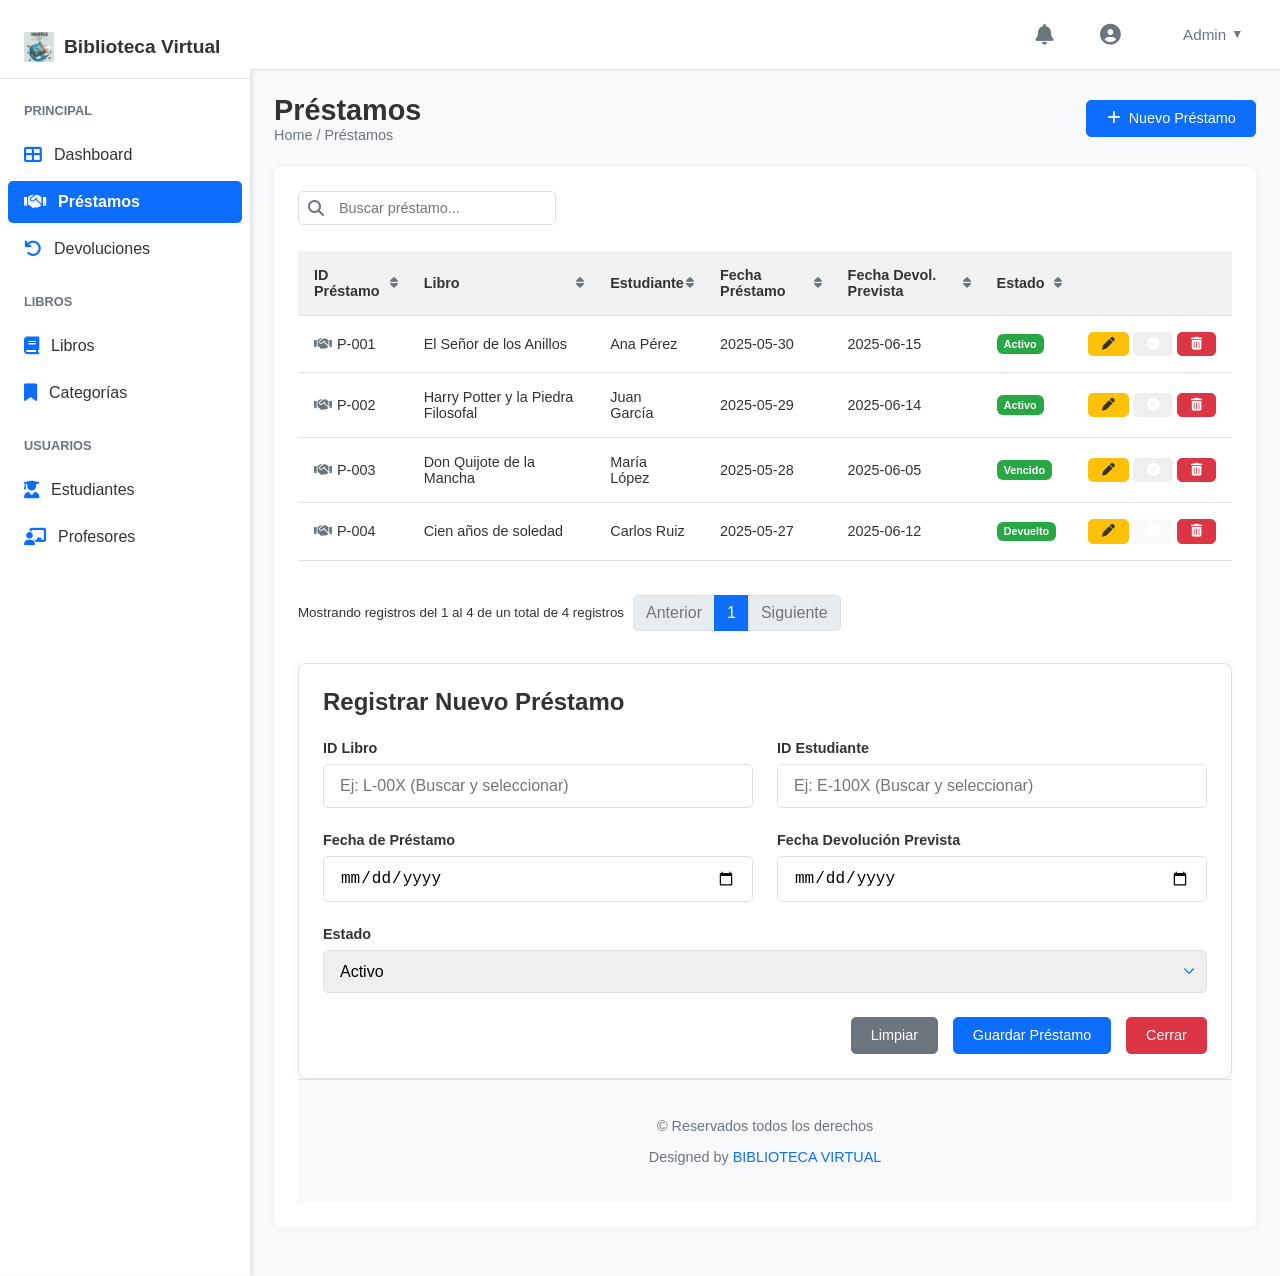
<file: bibliotecaVirtual/admin/prestamos.html>
<!DOCTYPE html>
<html lang="es">

<head>
    <meta charset="UTF-8">
    <meta name="viewport" content="width=device-width, initial-scale=1.0">
    <title>Préstamos - Biblioteca Virtual</title>
    <link rel="stylesheet" href="../admin/assets/css/stilos.css">
    <link rel="stylesheet" href="https://cdnjs.cloudflare.com/ajax/libs/font-awesome/6.5.2/css/all.min.css"
        integrity="sha512-SnH5WK+bZxgPHs44uWIX+LLJAJ9/2PkPKZ5QiAj6Ta86w+fsb2TkcmfRyVX3pBnMFcV7oQPJkl9QevSCWTKbooA=="
        crossorigin="anonymous" referrerpolicy="no-referrer" />
</head>

<body>
    <div class="wrapper">
        <div class="sidebar">
            <div class="sidebar-header">
                <img src="../admin/assets/images/1.png" alt="Logo" width="70px" height="70px" class="logo-sidebar h3">
                Biblioteca Virtual
            </div>
            <nav class="sidebar-nav">
                <div class="sidebar-section-title">PRINCIPAL</div>
                <a href="../admin/dashboard.html" class="nav-item"> 
                    <i class="fas fa-th-large icon"></i>Dashboard
                </a>
                <a href="../admin/prestamos.html" class="nav-item active">
                     <i class="fas fa-handshake icon"></i>Préstamos
                </a>
                <a href="../admin/devoluciones.html" class="nav-item">
                    <i class="fas fa-undo icon"></i>Devoluciones
                </a>
                <div class="sidebar-section-title mt-3">LIBROS</div>
                <a href="../admin/catalogo.html" class="nav-item">
                    <i class="fas fa-book icon"></i>Libros
                </a>
                 <a href="../admin/categorias.html" class="nav-item">
                     <i class="fas fa-bookmark icon"></i>Categorías
                </a>

                <div class="sidebar-section-title mt-3">USUARIOS</div>
                <a href="../admin/estudiantes.html" class="nav-item">
                    <i class="fas fa-user-graduate icon"></i>Estudiantes
                </a>
                <a href="../admin/perfil.html" class="nav-item">
                     <i class="fas fa-chalkboard-teacher icon"></i>Profesores
                </a>
            </nav>
        </div>

        <div class="page-content">
            <header class="navbar">
                <button class="menu-toggle"><i class="fas fa-bars"></i></button>
                <nav class="navbar-nav">
                    <a href="#" class="nav-link"><i class="fas fa-bell icon-lg text-primary"></i></a>
                    <a href="#" class="nav-link"><i class="fas fa-user-circle icon-lg text-secondary"></i></a>
                    <div class="dropdown">
                        <a href="#" class="nav-link dropdown-toggle">Admin</a>
                        <div class="dropdown-menu">
                            <a class="dropdown-item" href="#">Perfil</a>
                            <a class="dropdown-item" href="#">Configuración</a>
                            <div class="dropdown-divider"></div>
                            <a class="dropdown-item" href="#">Cerrar Sesión</a>
                        </div>
                    </div>
                </nav>
            </header>
            <div class="container">
                <div class="header-content">
                    <div>
                        <h1>Préstamos</h1>
                        <p class="breadcrumb">Home / Préstamos</p>
                    </div>
                    <button class="btn btn-primary" id="openAddForm">
                        <i class="fas fa-plus icon-btn"></i>Nuevo Préstamo
                    </button>
                </div>

                <div class="table-container">
                    <div class="table-actions">
                        <div>
                        <div class="search-input">
                            <i class="fas fa-search search-icon"></i>
                            <input type="text" placeholder="Buscar préstamo...">
                        </div>
                    </div>

                    <table class="data-table">
                        <thead>
                            <tr>
                                <th>ID Préstamo <i class="fas fa-sort sort-icon"></i></th>
                                <th>Libro <i class="fas fa-sort sort-icon"></i></th>
                                <th>Estudiante <i class="fas fa-sort sort-icon"></i></th>
                                <th>Fecha Préstamo <i class="fas fa-sort sort-icon"></i></th>
                                <th>Fecha Devol. Prevista <i class="fas fa-sort sort-icon"></i></th>
                                <th>Estado <i class="fas fa-sort sort-icon"></i></th>
                                <th></th>
                            </tr>
                        </thead>
                        <tbody>
                            <tr>
                                <td><i class="fas fa-handshake icon-table"></i>P-001</td>
                                <td>El Señor de los Anillos</td>
                                <td>Ana Pérez</td>
                                <td>2025-05-30</td>
                                <td>2025-06-15</td>
                                <td><span class="badge bg-success">Activo</span></td>
                                <td class="actions">
                                    <button class="btn btn-warning btn-sm" title="Editar"><i class="fas fa-pen"></i></button>
                                    <button class="btn btn-info btn-sm" title="Marcar Devuelto"><i class="fas fa-check-circle"></i></button>
                                    <button class="btn btn-danger btn-sm" title="Eliminar"><i class="fas fa-trash-alt"></i></button>
                                </td>
                            </tr>
                            <tr>
                                <td><i class="fas fa-handshake icon-table"></i>P-002</td>
                                <td>Harry Potter y la Piedra Filosofal</td>
                                <td>Juan García</td>
                                <td>2025-05-29</td>
                                <td>2025-06-14</td>
                                <td><span class="badge bg-success">Activo</span></td>
                                <td class="actions">
                                    <button class="btn btn-warning btn-sm" title="Editar"><i class="fas fa-pen"></i></button>
                                    <button class="btn btn-info btn-sm" title="Marcar Devuelto"><i class="fas fa-check-circle"></i></button>
                                    <button class="btn btn-danger btn-sm" title="Eliminar"><i class="fas fa-trash-alt"></i></button>
                                </td>
                            </tr>
                             <tr>
                                <td><i class="fas fa-handshake icon-table"></i>P-003</td>
                                <td>Don Quijote de la Mancha</td>
                                <td>María López</td>
                                <td>2025-05-28</td>
                                <td>2025-06-05</td> <td><span class="badge bg-success">Vencido</span></td>
                               <td class="actions">
                                    <button class="btn btn-warning btn-sm" title="Editar"><i class="fas fa-pen"></i></button>
                                    <button class="btn btn-info btn-sm" title="Marcar Devuelto"><i class="fas fa-check-circle"></i></button>
                                    <button class="btn btn-danger btn-sm" title="Eliminar"><i class="fas fa-trash-alt"></i></button>
                                </td>
                            </tr>
                            <tr>
                                <td><i class="fas fa-handshake icon-table"></i>P-004</td>
                                <td>Cien años de soledad</td>
                                <td>Carlos Ruiz</td>
                                <td>2025-05-27</td>
                                <td>2025-06-12</td>
                                <td><span class="badge bg-success">Devuelto</span></td> <td class="actions">
                                    <button class="btn btn-warning btn-sm" title="Ver Detalles" disabled><i class="fas fa-pen"></i></button>
                                    <button class="btn btn-info btn-sm" title="Marcar Devuelto" disabled><i class="fas fa-check-circle"></i></button>
                                    <button class="btn btn-danger btn-sm" title="Eliminar"><i class="fas fa-trash-alt"></i></button>
                                </td>
                            </tr>
                        </tbody>
                    </table>

                    <div class="pagination-info">
                        <small>Mostrando registros del 1 al 4 de un total de 4 registros</small>
                        <div class="pagination">
                            <a href="#" class="page-link disabled">Anterior</a>
                            <a href="#" class="page-link active">1</a>
                            <a href="#" class="page-link disabled">Siguiente</a>
                        </div>
                    </div>
                </div>

                <div class="add-edit-form-container">
                    <h4>Registrar Nuevo Préstamo</h4>
                    <form class="add-edit-form">
                        <div class="form-group-row">
                            <div class="form-group">
                                <label for="prestamoIDLibro">ID Libro</label>
                                <input type="text" id="prestamoIDLibro" name="prestamoIDLibro" placeholder="Ej: L-00X (Buscar y seleccionar)">
                            </div>
                            <div class="form-group">
                                <label for="prestamoIDEstudiante">ID Estudiante</label>
                                <input type="text" id="prestamoIDEstudiante" name="prestamoIDEstudiante" placeholder="Ej: E-100X (Buscar y seleccionar)">
                            </div>
                        </div>
                        <div class="form-group-row">
                            <div class="form-group">
                                <label for="fechaPrestamo">Fecha de Préstamo</label>
                                <input type="date" id="fechaPrestamo" name="fechaPrestamo" value="">
                            </div>
                            <div class="form-group">
                                <label for="fechaDevolucionPrevista">Fecha Devolución Prevista</label>
                                <input type="date" id="fechaDevolucionPrevista" name="fechaDevolucionPrevista" value="">
                            </div>
                        </div>
                        <div class="form-group">
                            <label for="estadoPrestamo">Estado</label>
                            <select id="estadoPrestamo" name="estadoPrestamo">
                                <option value="Activo">Activo</option>
                                <option value="Vencido">Vencido (Automático)</option>
                                <option value="Devuelto">Devuelto</option>
                            </select>
                        </div>
                        <div class="form-actions">
                            <button type="reset" class="btn btn-secondary">Limpiar</button>
                            <button type="submit" class="btn btn-primary">Guardar Préstamo</button>
                            <button type="button" class="btn btn-danger" id="closeForm">Cerrar</button>
                        </div>
                    </form>
                </div>
                <footer class="footer">
                   <p>&copy; Reservados todos los derechos</p>
                    <p>Designed by <a href="#">BIBLIOTECA VIRTUAL</p>
                </footer>
            </div>
        </div>
    </div>
    </body>
</html>
</file>
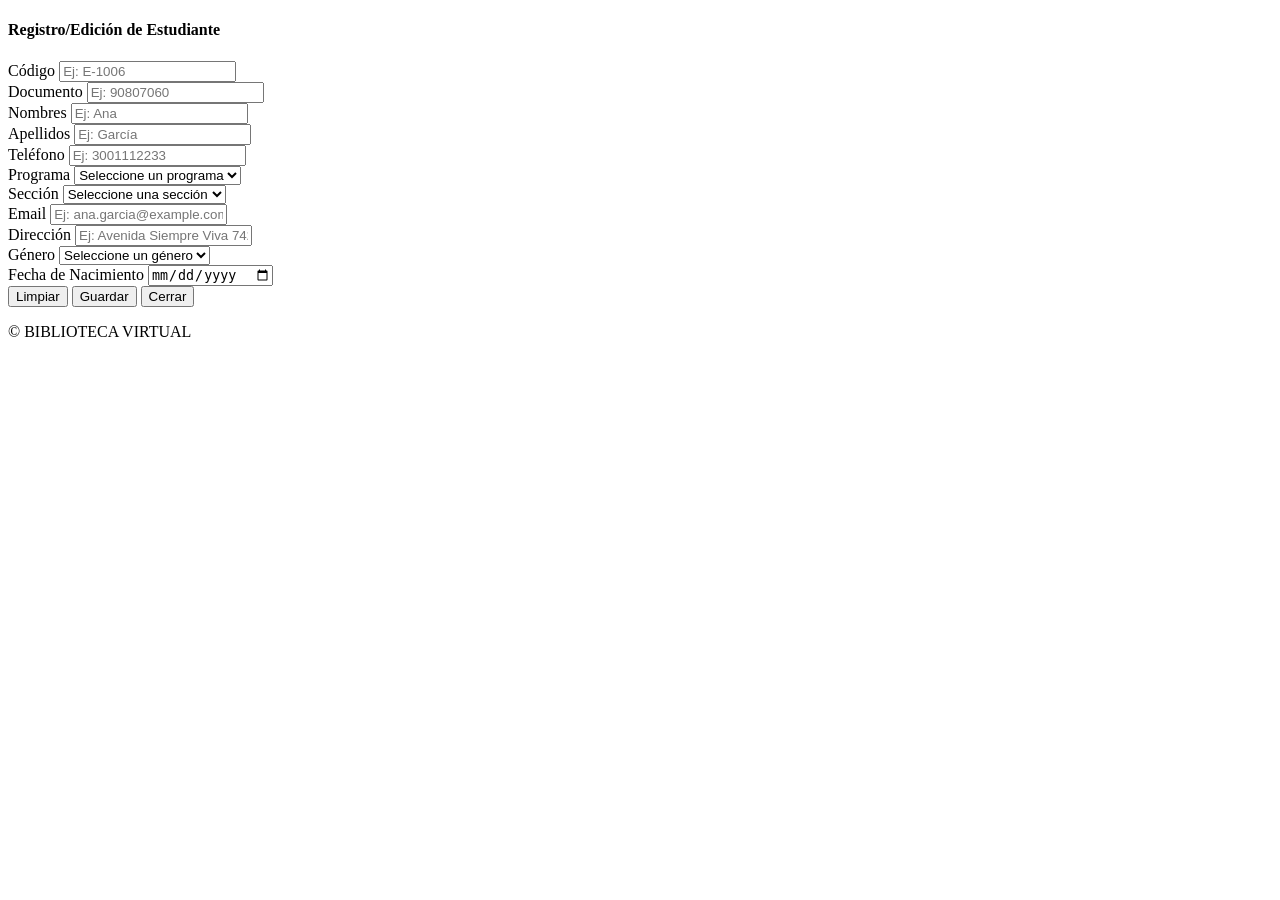
<file: bibliotecaVirtual/admin/registro.html>
<!DOCTYPE html>
<html lang="en">

<head>
    <meta charset="UTF-8">
    <meta name="viewport" content="width=device-width, initial-scale=1.0">
    <title>Registro de estudiantes</title>
</head>

<body>
    <div class="wrapper">
        <div class="page-content">
            <div class="add-edit-form-container">
                <h4>Registro/Edición de Estudiante</h4>
                <form class="add-edit-form">
                    <div class="form-group-row">
                        <div class="form-group">
                            <label for="codigo">Código</label>
                            <input type="text" id="codigo" name="codigo" value="" placeholder="Ej: E-1006">
                        </div>
                        <div class="form-group">
                            <label for="documento">Documento</label>
                            <input type="text" id="documento" name="documento" value="" placeholder="Ej: 90807060">
                        </div>
                    </div>
                    <div class="form-group-row">
                        <div class="form-group">
                            <label for="nombres">Nombres</label>
                            <input type="text" id="nombres" name="nombres" value="" placeholder="Ej: Ana">
                        </div>
                        <div class="form-group">
                            <label for="apellidos">Apellidos</label>
                            <input type="text" id="apellidos" name="apellidos" value="" placeholder="Ej: García">
                        </div>
                    </div>
                    <div class="form-group-row">
                        <div class="form-group">
                            <label for="telefono">Teléfono</label>
                            <input type="tel" id="telefono" name="telefono" value="" placeholder="Ej: 3001112233">
                        </div>
                        <div class="form-group">
                            <label for="Programa">Programa</label>
                            <select id="Programa" name="grado">
                                <option value="">Seleccione un programa</option>
                                <option value="Salud ocupacional">Salud ocupacional</option>
                                <option value="Diseño grafico">Diseño grafico</option>
                                <option value="Desarrollo de Software">Desarrollo de Software</option>
                                <option value="Asistente Administrativo">Asistente Administrativo</option>
                            </select>
                        </div>
                    </div>
                    <div class="form-group-row">
                        <div class="form-group">
                            <label for="seccion">Sección</label>
                            <select id="seccion" name="seccion">
                                <option value="">Seleccione una sección</option>
                                <option value="A">A</option>
                                <option value="B">B</option>
                                <option value="C">C</option>
                            </select>
                        </div>
                        <div class="form-group">
                            <label for="email">Email</label>
                            <input type="email" id="email" name="email" value=""
                                placeholder="Ej: ana.garcia@example.com">
                        </div>
                    </div>
                    <div class="form-group">
                        <label for="direccion">Dirección</label>
                        <input type="text" id="direccion" name="direccion" value=""
                            placeholder="Ej: Avenida Siempre Viva 742">
                    </div>
                    <div class="form-group-row">
                        <div class="form-group">
                            <label for="genero">Género</label>
                            <select id="genero" name="genero">
                                <option value="">Seleccione un género</option>
                                <option value="Femenino">Femenino</option>
                                <option value="Masculino">Masculino</option>

                            </select>
                        </div>
                        <div class="form-group">
                            <label for="fechaNacimiento">Fecha de Nacimiento</label>
                            <input type="date" id="fechaNacimiento" name="fechaNacimiento" value="">
                        </div>
                    </div>
                    <div class="form-actions">
                        <button type="reset" class="btn btn-secondary">Limpiar</button>
                        <button type="submit" class="btn btn-primary">Guardar</button>
                        <button type="button" class="btn btn-danger" id="closeForm">Cerrar</button>
                    </div>
                </form>
            </div>

            <footer class="footer">
                <p>&copy; BIBLIOTECA VIRTUAL</p>
                
            </footer>
        </div>
    </div>

</body>

</html>
</file>
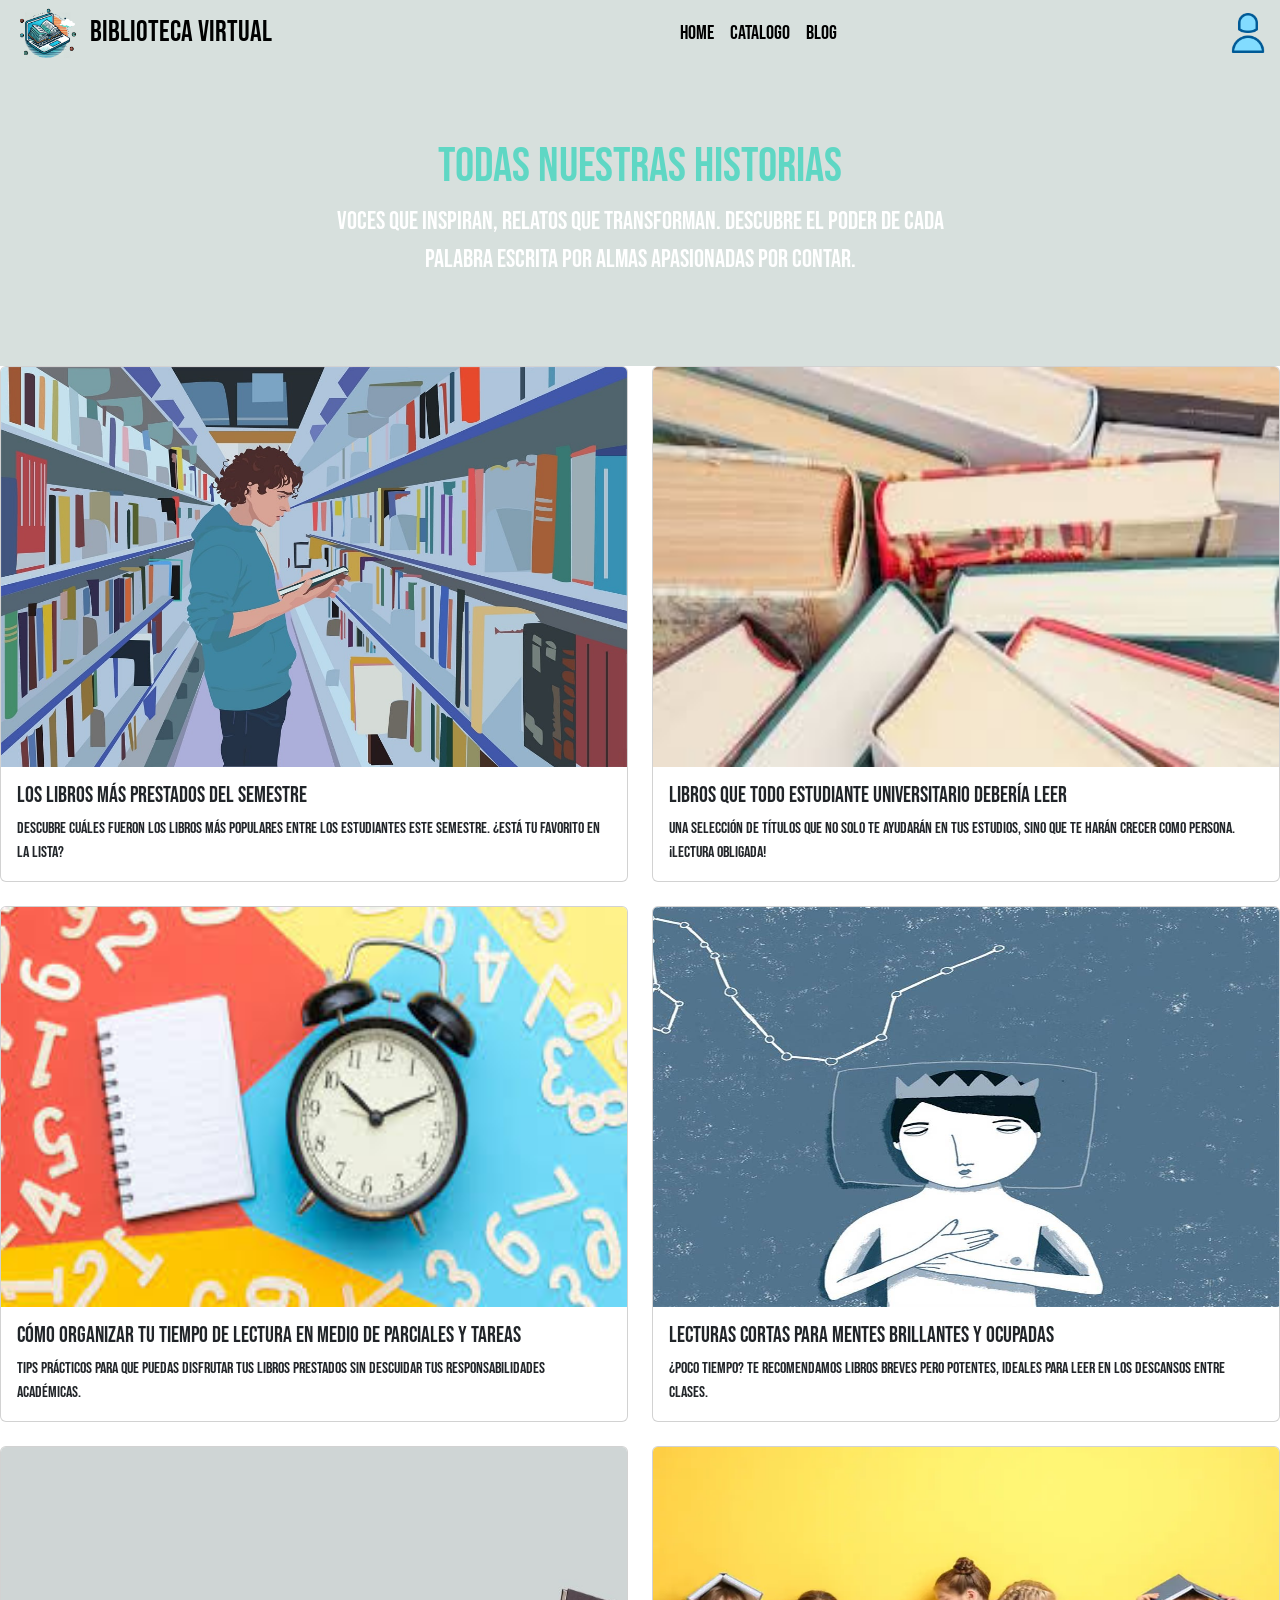
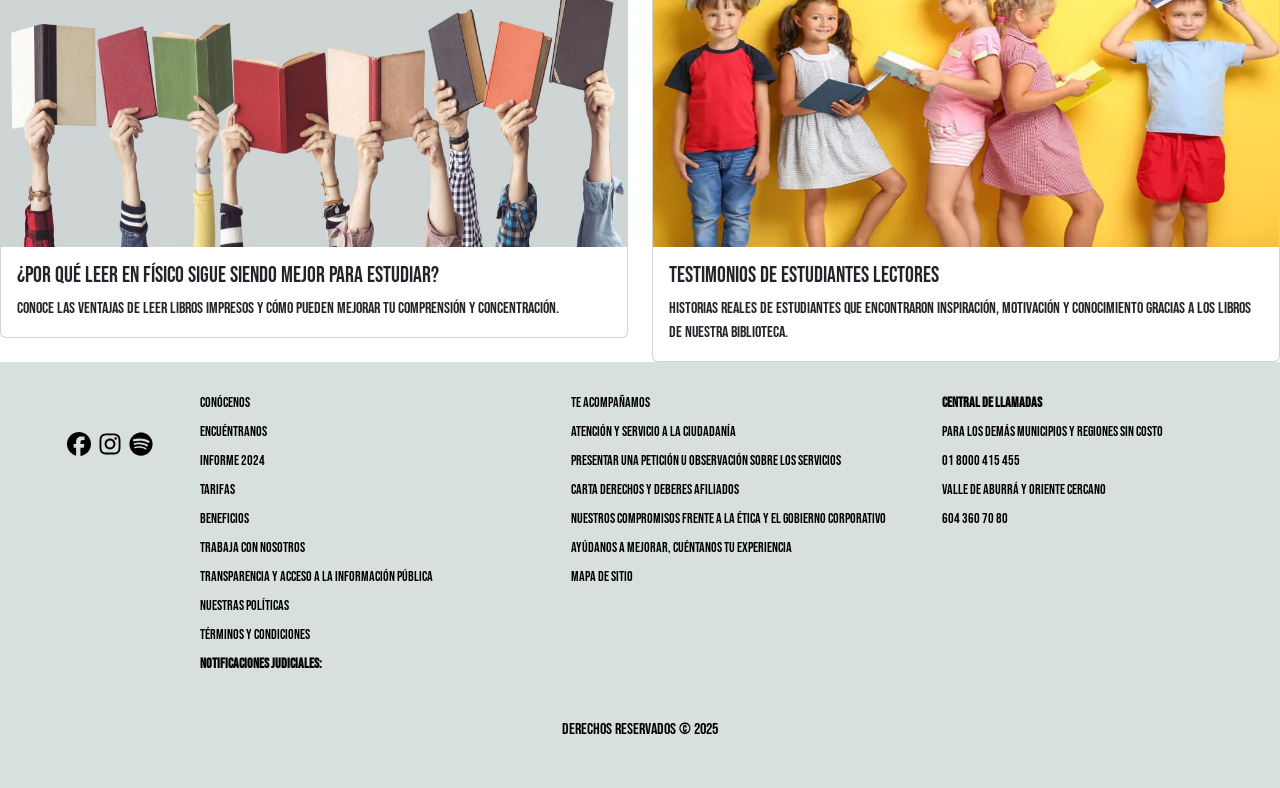
<file: bibliotecaVirtual/web/web login/Blog.html>
<!DOCTYPE html>
<html lang="en">

<head>
    <meta charset="UTF-8" />
    <meta name="viewport" content="width=device-width, initial-scale=1" />
    <title>Blog</title>

    <!-- Bootstrap CSS -->
    <link href="https://cdn.jsdelivr.net/npm/bootstrap@5.3.6/dist/css/bootstrap.min.css" rel="stylesheet"
        integrity="sha384-4Q6Gf2aSP4eDXB8Miphtr37CMZZQ5oXLH2yaXMJ2w8e2ZtHTl7GptT4jmndRuHDT" crossorigin="anonymous" />

    <!-- Fuente de letras -->
    <link href="https://fonts.googleapis.com/css2?family=Bebas+Neue&display=swap" rel="stylesheet" />
    <link href="https://fonts.googleapis.com/css2?family=Great+Vibes&display=swap" rel="stylesheet" />

    <!-- Estilos personalizados -->
    <link rel="stylesheet" href="../assets/css/stylesheet.css" />
</head>

<body>
    <!-- ==========================================   Menú  =============================================================== -->
    <nav class="navbar navbar-expand-lg">
        <div class="container-fluid">
            <!-- Logo y nombre -->
            <div class="d-flex align-items-center">
                <img src="../assets/images/Logo2.png" alt="Logo" width="70" height="50"
                    class="d-inline-block align-text-top me-2" />
                <span class="navbar-brand mb-0 h1">Biblioteca Virtual</span>
            </div>

            <!-- Botón responsive -->
            <button class="navbar-toggler" type="button" data-bs-toggle="collapse" data-bs-target="#navbarNavAltMarkup"
                aria-controls="navbarNavAltMarkup" aria-expanded="false" aria-label="Toggle navigation">
                <span class="navbar-toggler-icon"></span>
            </button>

            <!-- Menú centrado -->
            <div class="collapse navbar-collapse justify-content-center" id="navbarNavAltMarkup">
                <div class="navbar-nav text-center">
                    <a class="nav-link active" aria-current="page" href="index.html">Home</a>
                    <a class="nav-link" href="catalogo.html">Catalogo</a>
                    <a class="nav-link" href="Blog.html">Blog</a>
                </div>
            </div>

<div>
    <a href="perfilusuario.html"><img src="../assets/images/human_14549368.png" alt="" class="human"></a>
</div>

        </div>
    </nav>
    <!-- ==========================================   Menú  =============================================================== -->
    <!-- ==========================================   Titulo  =============================================================== -->
    <div id="bannerBlog">
        <div class="container-fluid">
            <div class="row justify-content-center">
                <div class="col-6 espacio-banner">
                    <div class="text-center">
                        <h1>TODAS NUESTRAS HISTORIAS</h1>
                        <p>Voces que inspiran, relatos que transforman. Descubre el poder de cada palabra escrita por
                            almas apasionadas por contar.</p>
                    </div>
                </div>
            </div>
        </div>
    </div>
    <!-- ==========================================   Titulo  =============================================================== -->
    <!-- ==========================================   Cuerpo  =============================================================== -->
    <div class="row row-cols-1 row-cols-md-2 g-4">
        <div class="col">
            <div class="card">
                <a href="Post.html"><img src="../assets/images/Blog1.jpg" class="card-img-top" alt="...">
</a>                <div class="card-body">
                    <h5 class="card-title"> Los libros más prestados del semestre</h5>
                    <p class="card-text">Descubre cuáles fueron los libros más populares entre los estudiantes este
                        semestre. ¿Está tu favorito en la lista?</p>
                </div>
            </div>
        </div>
        <div class="col">
            <div class="card">
                <a href="Post.html"><img src="../assets/images/Blog2.jpeg" class="card-img-top" alt="..."></a>
                <div class="card-body">
                    <h5 class="card-title">Libros que todo estudiante universitario debería leer</h5>
                    <p class="card-text">Una selección de títulos que no solo te ayudarán en tus estudios, sino que te
                        harán crecer como persona. ¡Lectura obligada!</p>
                </div>
            </div>
        </div>
        <div class="col">
            <div class="card">
                <a href="#"><img src="../assets/images/blog3.jpeg" class="card-img-top" alt="..."></a>
                <div class="card-body">
                    <h5 class="card-title">Cómo organizar tu tiempo de lectura en medio de parciales y tareas</h5>
                    <p class="card-text">Tips prácticos para que puedas disfrutar tus libros prestados sin descuidar tus
                        responsabilidades académicas.</p>
                </div>
            </div>
        </div>
        <div class="col">
            <div class="card">
                <a href="Post.html"><img src="../assets/images/blog4.jpg" class="card-img-top" alt="...">
</a>                <div class="card-body">
                    <h5 class="card-title">Lecturas cortas para mentes brillantes y ocupadas</h5>
                    <p class="card-text">¿Poco tiempo? Te recomendamos libros breves pero potentes, ideales para leer en
                        los descansos entre clases.</p>
                </div>
            </div>
        </div>
        <div class="col">
            <div class="card">
                <a href="Post.html"><img src="../assets/images/blog5.jpg" class="card-img-top" alt="...">
</a>                <div class="card-body">
                    <h5 class="card-title">¿Por qué leer en físico sigue siendo mejor para estudiar?</h5>
                    <p class="card-text">Conoce las ventajas de leer libros impresos y cómo pueden mejorar tu
                        comprensión y concentración.
                    </p>
                </div>
            </div>
        </div>
        <div class="col">
            <div class="card">
                <a href="Post.html"><img src="../assets/images/blog6.webp" class="card-img-top" alt="..."></a>
                <div class="card-body">
                    <h5 class="card-title">Testimonios de estudiantes lectores</h5>
                    <p class="card-text">Historias reales de estudiantes que encontraron inspiración, motivación y
                        conocimiento gracias a los libros de nuestra biblioteca.</p>
                </div>
            </div>
        </div>
    </div>
    <!-- ==========================================   Cuerpo  =============================================================== -->


    <!-- ==========================================   footer  =============================================================== -->
    <footer class="pie-pagina">
        <div class="contenido-footer">
            <div class="redes">
                <a href="#"><img src="../assets/images/facebook-brands.svg" alt="Facebook"></a>
                <a href="#"><img src="../assets/images/instagram-brands.svg" alt="Instagram"></a>
                <a href="#"><img src="../assets/images/spotify-brands.svg" alt="Spotify"></a>
            </div>

            <div class="informacion">
                <ul>
                    <li>Conócenos</li>
                    <li>Encuéntranos</li>
                    <li>Informe 2024</li>
                    <li>Tarifas</li>
                    <li>Beneficios</li>
                    <li>Trabaja con nosotros</li>
                    <li>Transparencia y acceso a la información pública</li>
                    <li>Nuestras políticas</li>
                    <li>Términos y condiciones</li>
                    <li><strong>Notificaciones judiciales:</strong> </li>
                </ul>
                <ul>
                    <li>Te acompañamos</li>
                    <li>Atención y servicio a la ciudadanía</li>
                    <li>Presentar una petición u observación sobre los servicios</li>
                    <li>Carta derechos y deberes afiliados</li>
                    <li>Nuestros compromisos frente a la ética y el Gobierno corporativo</li>
                    <li>Ayúdanos a mejorar, cuéntanos tu experiencia</li>
                    <li>Mapa de sitio</li>
                </ul>
                <ul>
                    <li><strong>Central de llamadas</strong></li>
                    <li>Para los demás municipios y regiones sin costo</li>
                    <li>01 8000 415 455</li>
                    <li>Valle de Aburrá y Oriente cercano</li>
                    <li>604 360 70 80</li>
                </ul>
            </div>
        </div>

        <p style="text-align: center; margin-top: 20px;">Derechos reservados &copy; 2025</p>
    </footer>
    <!-- ==========================================   footer  =============================================================== -->
    <script src="https://cdn.jsdelivr.net/npm/bootstrap@5.3.6/dist/js/bootstrap.bundle.min.js"
        integrity="sha384-j1CDi7MgGQ12Z7Qab0qlWQ/Qqz24Gc6BM0thvEMVjHnfYGF0rmFCozFSxQBxwHKO"
        crossorigin="anonymous"></script>
</body>

</html>
</file>
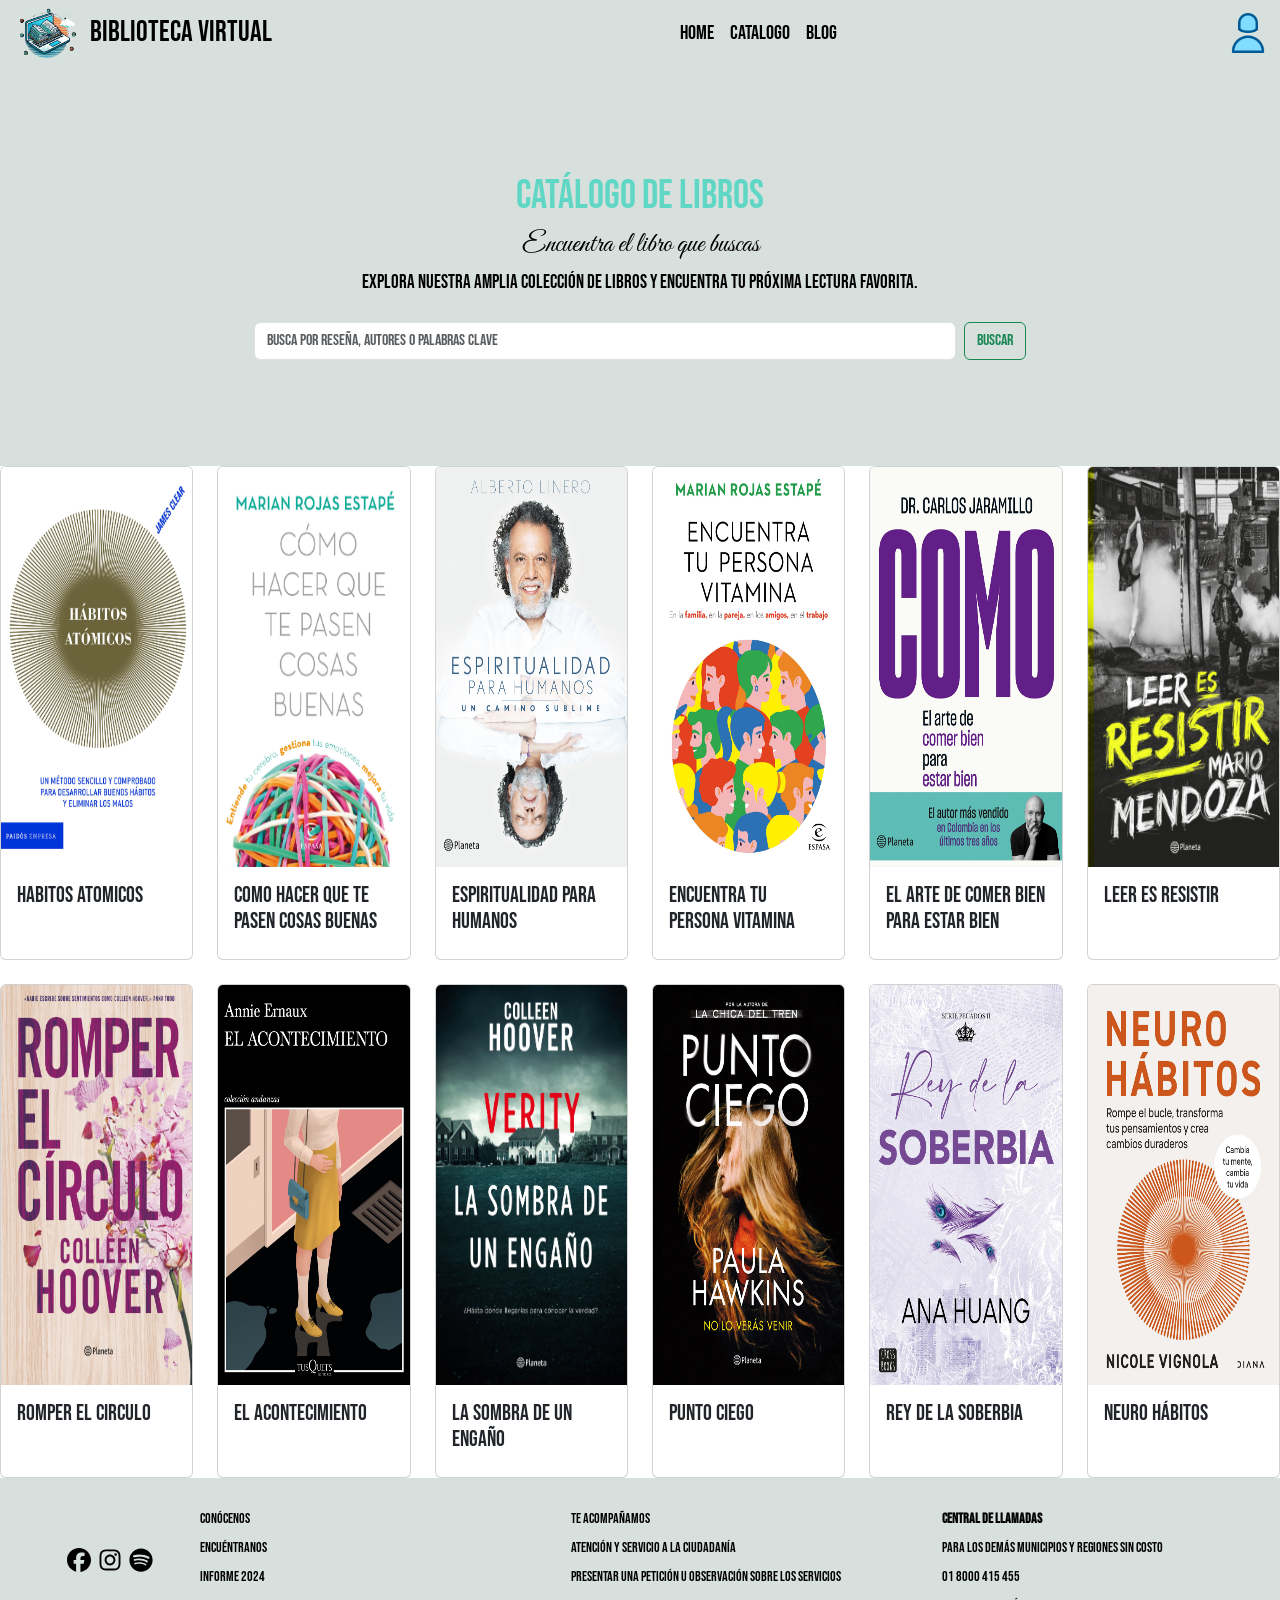
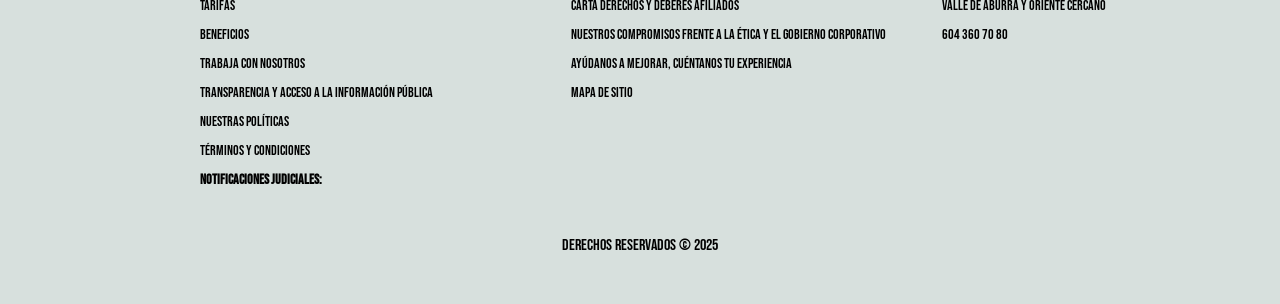
<file: bibliotecaVirtual/web/web login/catalogo.html>
<!DOCTYPE html>
<html lang="en">

<head>
    <meta charset="UTF-8" />
    <meta name="viewport" content="width=device-width, initial-scale=1" />
    <title>Catalogo</title>

    <!-- Bootstrap CSS -->
    <link href="https://cdn.jsdelivr.net/npm/bootstrap@5.3.6/dist/css/bootstrap.min.css" rel="stylesheet"
        integrity="sha384-4Q6Gf2aSP4eDXB8Miphtr37CMZZQ5oXLH2yaXMJ2w8e2ZtHTl7GptT4jmndRuHDT" crossorigin="anonymous" />

    <!-- Fuente de letras -->
    <link href="https://fonts.googleapis.com/css2?family=Bebas+Neue&display=swap" rel="stylesheet" />
    <link href="https://fonts.googleapis.com/css2?family=Great+Vibes&display=swap" rel="stylesheet" />

    <!-- Estilos personalizados -->
    <link rel="stylesheet" href="../assets/css/stylesheet.css" />
</head>

<body>
    <!-- ==========================================   Menú  =============================================================== -->
    <nav class="navbar navbar-expand-lg">
        <div class="container-fluid">
            <!-- Logo y nombre -->
            <div class="d-flex align-items-center">
                <img src="../assets/images/Logo2.png" alt="Logo" width="70" height="50"
                    class="d-inline-block align-text-top me-2" />
                <span class="navbar-brand mb-0 h1">Biblioteca Virtual</span>
            </div>

            <!-- Botón responsive -->
            <button class="navbar-toggler" type="button" data-bs-toggle="collapse" data-bs-target="#navbarNavAltMarkup"
                aria-controls="navbarNavAltMarkup" aria-expanded="false" aria-label="Toggle navigation">
                <span class="navbar-toggler-icon"></span>
            </button>

            <!-- Menú centrado -->
            <div class="collapse navbar-collapse justify-content-center" id="navbarNavAltMarkup">
                <div class="navbar-nav text-center">
                    <a class="nav-link active" aria-current="page" href="index.html">Home</a>
                    <a class="nav-link" href="catalogo.html">Catalogo</a>
                    <a class="nav-link" href="Blog.html">Blog</a>
                </div>
            </div>

<div>
    <a href="perfilusuario.html"><img src="../assets/images/human_14549368.png" alt="" class="human"></a>
</div>

        </div>
    </nav>
    <!-- ==========================================   Menú  =============================================================== -->
    <!-- ==========================================   Busqueda  =============================================================== -->
    <div id="bannerCatalogo">
        <div class="container-fluid">
            <div class="row justify-content-center">
                <div class="col-12 col-md-10 espacio-banner">
                    <div class="textoCatalogoBusqueda text-center">
                        <h1>CATÁLOGO DE LIBROS</h1>
                        <h2>Encuentra el libro que buscas</h2>
                        <p>Explora nuestra amplia colección de libros y encuentra tu próxima lectura favorita.</p>
                        <div class="search-bar mt-4">
                            <form class="d-flex justify-content-center" role="search">
                                <input class="form-control me-2 w-75" type="search"
                                    placeholder="Busca por reseña, autores o palabras clave" aria-label="Buscar" />
                                <button class="btn btn-outline-success" type="submit">Buscar</button>
                            </form>
                        </div>
                    </div>
                </div>
            </div>
        </div>
    </div>

    <!-- ==========================================   Busqueda  =============================================================== -->
    <!-- ==========================================   Galeria  =============================================================== -->
    <div class="row row-cols-1 row-cols-md-6 g-4">
        <div class="col">
            <div class="card h-100">
                <a href="detalle.html"><img src="../assets/images/Libro1.jpg" class="card-img-top" alt="..."></a>
                <div class="card-body">
                    <h5 class="card-title">Habitos atomicos</h5>
                </div>
            </div>
        </div>
        <div class="col">
            <div class="card h-100">
                <a href="detalle.html"><img src="../assets/images/Libro2.jpg" class="card-img-top" alt="..."></a>
                <div class="card-body">
                    <h5 class="card-title">Como hacer que te pasen cosas buenas</h5>
                </div>
            </div>
        </div>
        <div class="col">
            <div class="card h-100">
                <a href="detalle.html"><img src="../assets/images/Libro3.jpg" class="card-img-top" alt="..."></a>
                <div class="card-body">
                    <h5 class="card-title">Espiritualidad para humanos</h5>
                </div>
            </div>
        </div>
        <div class="col">
            <div class="card h-100">
                <a href="detalle.html"><img src="../assets/images/Libro4.jpg" class="card-img-top" alt="..."></a>
                <div class="card-body">
                    <h5 class="card-title">Encuentra tu persona vitamina</h5>
                </div>
            </div>
        </div>
        <div class="col">
            <div class="card h-100">
                <a href="detalle.html"><img src="../assets/images/Libro5.png" class="card-img-top" alt="..."></a>
                <div class="card-body">
                    <h5 class="card-title">El arte de comer bien para estar bien</h5>
                </div>
            </div>
        </div>
        <div class="col">
            <div class="card h-100">
                <a href="detalle.html"><img src="../assets/images/Libro6.jpg" class="card-img-top" alt="..."></a>
                <div class="card-body">
                    <h5 class="card-title">Leer es resistir</h5>
                </div>
            </div>
        </div>
        <div class="col">
            <div class="card h-100">
                <a href="detalle.html"><img src="../assets/images/Libro7.jpg" class="card-img-top" alt="..."></a>
                <div class="card-body">
                    <h5 class="card-title">Romper el circulo</h5>
                </div>
            </div>
        </div>
        <div class="col">
            <div class="card h-100">
                <a href="detalle.html"><img src="../assets/images/Libro8.jpg" class="card-img-top" alt="..."></a>
                <div class="card-body">
                    <h5 class="card-title">El acontecimiento</h5>
                </div>
            </div>
        </div>
        <div class="col">
            <div class="card h-100">
                <a href="detalle.html"><img src="../assets/images/Libro9.jpg" class="card-img-top" alt="..."></a>
                <div class="card-body">
                    <h5 class="card-title">La sombra de un engaño</h5>
                </div>
            </div>
        </div>
        <div class="col">
            <div class="card h-100">
                <a href="detalle.html"><img src="../assets/images/Libro10.jpg" class="card-img-top" alt="..."></a>
                <div class="card-body">
                    <h5 class="card-title">Punto ciego</h5>
                </div>
            </div>
        </div>
        <div class="col">
            <div class="card h-100">
                <a href="detalle.html"><img src="../assets/images/Libro11.jpg" class="card-img-top" alt="..."></a>
                <div class="card-body">
                    <h5 class="card-title">Rey de la soberbia</h5>
                </div>
            </div>
        </div>
        <div class="col">
            <div class="card h-100">
                <a href="detalle.html"><img src="../assets/images/Libro12.jpg" class="card-img-top" alt="..."></a>
                <div class="card-body">
                    <h5 class="card-title">Neuro hábitos</h5>
                </div>
            </div>
        </div>
    </div>
    <!-- ==========================================   Galeria  =============================================================== -->
             <!-- ==========================================   footer  =============================================================== -->
         <footer class="pie-pagina">
        <div class="contenido-footer">
            <div class="redes">
                <a href="#"><img src="../assets/images/facebook-brands.svg" alt="Facebook"></a>
                <a href="#"><img src="../assets/images/instagram-brands.svg" alt="Instagram"></a>
                <a href="#"><img src="../assets/images/spotify-brands.svg" alt="Spotify"></a>
            </div>
    
            <div class="informacion">
                <ul>
                    <li>Conócenos</li>
                    <li>Encuéntranos</li>
                    <li>Informe 2024</li>
                    <li>Tarifas</li>
                    <li>Beneficios</li>
                    <li>Trabaja con nosotros</li>
                    <li>Transparencia y acceso a la información pública</li>
                    <li>Nuestras políticas</li>
                    <li>Términos y condiciones</li>
                    <li><strong>Notificaciones judiciales:</strong> </li>
                </ul>
                <ul>
                    <li>Te acompañamos</li>
                    <li>Atención y servicio a la ciudadanía</li>
                    <li>Presentar una petición u observación sobre los servicios</li>
                    <li>Carta derechos y deberes afiliados</li>
                    <li>Nuestros compromisos frente a la ética y el Gobierno corporativo</li>
                    <li>Ayúdanos a mejorar, cuéntanos tu experiencia</li>
                    <li>Mapa de sitio</li>
                </ul>
                <ul>
                    <li><strong>Central de llamadas</strong></li>
                    <li>Para los demás municipios y regiones sin costo</li>
                    <li>01 8000 415 455</li>
                    <li>Valle de Aburrá y Oriente cercano</li>
                    <li>604 360 70 80</li>
                </ul>
            </div>
        </div>
    
        <p style="text-align: center; margin-top: 20px;">Derechos reservados &copy; 2025</p>
    </footer>
        <!-- ==========================================   footer  =============================================================== -->
    <script src="https://cdn.jsdelivr.net/npm/bootstrap@5.3.6/dist/js/bootstrap.bundle.min.js"
        integrity="sha384-j1CDi7MgGQ12Z7Qab0qlWQ/Qqz24Gc6BM0thvEMVjHnfYGF0rmFCozFSxQBxwHKO"
        crossorigin="anonymous"></script>
</body>

</html>
</file>
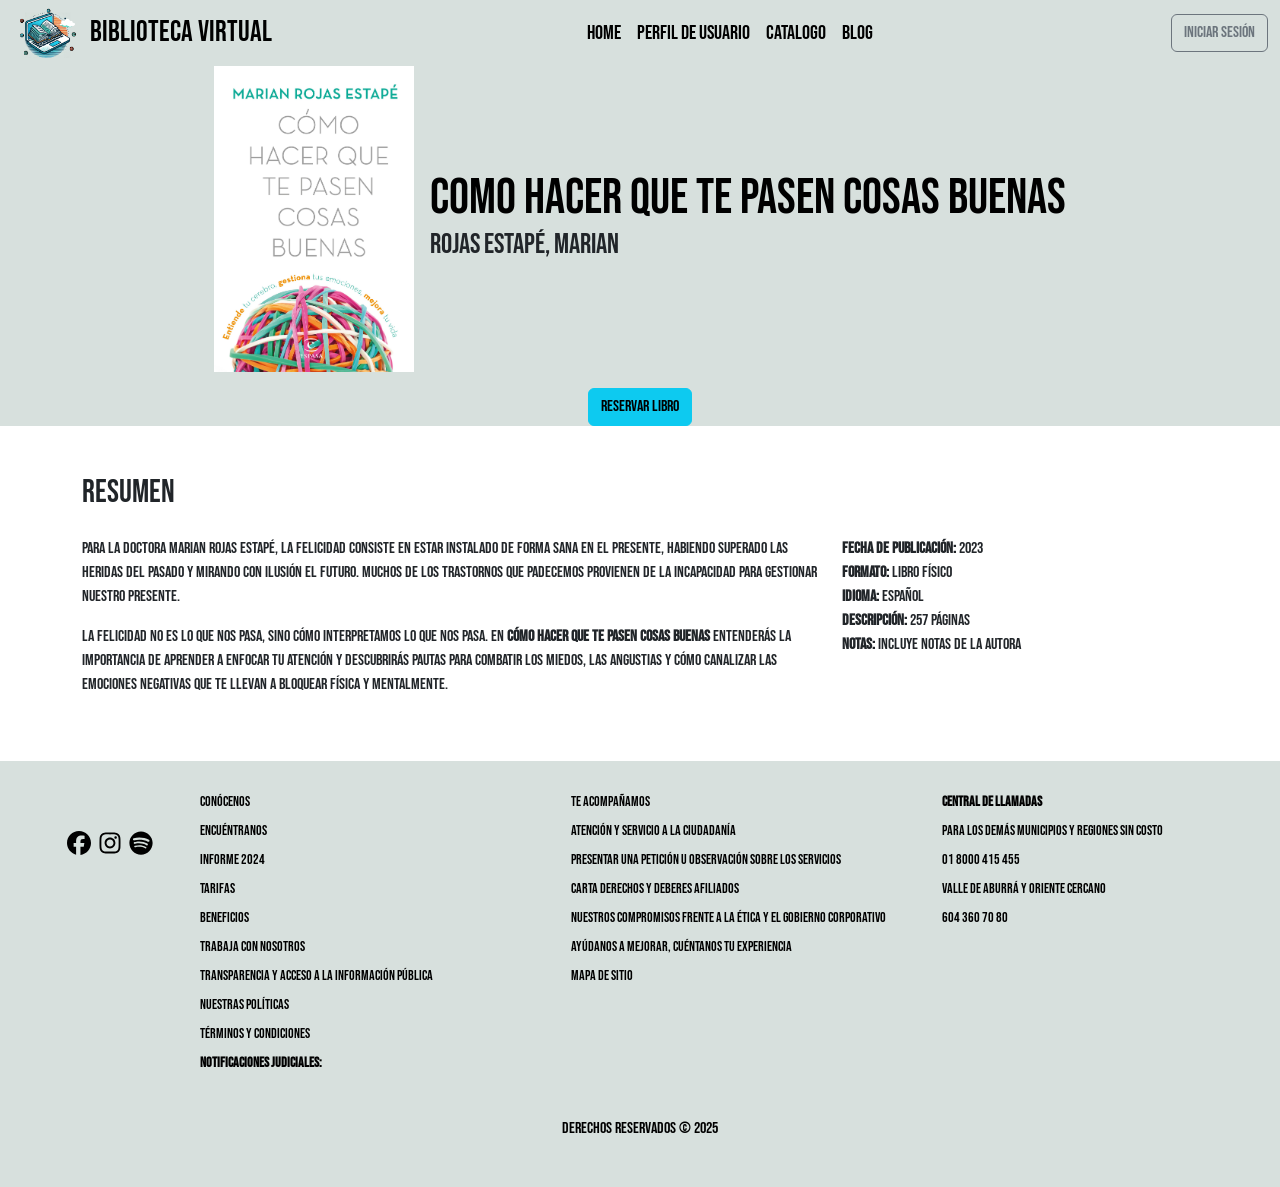
<file: bibliotecaVirtual/web/web login/detalle.html>
<!DOCTYPE html>
<html lang="en">

<head>
    <meta charset="UTF-8" />
    <meta name="viewport" content="width=device-width, initial-scale=1" />
    <title>Detalle</title>

    <!-- Bootstrap CSS -->
    <link href="https://cdn.jsdelivr.net/npm/bootstrap@5.3.6/dist/css/bootstrap.min.css" rel="stylesheet"
        integrity="sha384-4Q6Gf2aSP4eDXB8Miphtr37CMZZQ5oXLH2yaXMJ2w8e2ZtHTl7GptT4jmndRuHDT" crossorigin="anonymous" />

    <!-- Fuente de letras -->
    <link href="https://fonts.googleapis.com/css2?family=Bebas+Neue&display=swap" rel="stylesheet" />
    <link href="https://fonts.googleapis.com/css2?family=Great+Vibes&display=swap" rel="stylesheet" />

    <!-- Estilos personalizados -->
    <link rel="stylesheet" href="../assets/css/stylesheet.css" />
</head>

<body>
    <!-- ==========================================   Menú  =============================================================== -->
    <nav class="navbar navbar-expand-lg">
        <div class="container-fluid">
            <!-- Logo y nombre -->
            <div class="d-flex align-items-center">
                <img src="../assets/images/Logo2.png" alt="Logo" width="70" height="50"
                    class="d-inline-block align-text-top me-2" />
                <span class="navbar-brand mb-0 h1">Biblioteca Virtual</span>
            </div>

            <!-- Botón responsive -->
            <button class="navbar-toggler" type="button" data-bs-toggle="collapse" data-bs-target="#navbarNavAltMarkup"
                aria-controls="navbarNavAltMarkup" aria-expanded="false" aria-label="Toggle navigation">
                <span class="navbar-toggler-icon"></span>
            </button>

            <!-- Menú centrado -->
            <div class="collapse navbar-collapse justify-content-center" id="navbarNavAltMarkup">
                <div class="navbar-nav text-center">
                    <a class="nav-link active" aria-current="page" href="index.html">Home</a>
                    <a class="nav-link" href="perfilusuario.html">Perfil de usuario</a>
                    <a class="nav-link" href="catalogo.html">Catalogo</a>
                    <a class="nav-link" href="Blog.html">Blog</a>
                </div>
            </div>

            <!-- Botón de inicio de sesión alineado a la derecha -->
            <div class="d-flex">
                <a href="login.html" class="btn btn-outline-secondary">Iniciar Sesión</a>
            </div>
        </div>
    </nav>
    <!-- ==========================================   Menú  =============================================================== -->
    <!-- ==========================================   Panel  =============================================================== -->
<div id="bannerDetalle" class="d-flex flex-column justify-content-center align-items-center"
     style="min-height: 300px; background-color: #d7e0dd;">
  <div class="container">
    <section class="detalle d-flex align-items-center justify-content-center gap-3 flex-wrap">
      <article class="d-flex align-items-center gap-3 flex-wrap">
        <div class="imagen">
          <img src="../assets/images/Libro2.jpg" alt="Como hacer que te pasen cosas buenas"
               class="img-fluid" style="max-width: 200px;" />
        </div>
        <div class="texto d-flex flex-column">
          <h2 class="mb-0" style="font-family: 'Bebas Neue', sans-serif; font-size: 50px; color: black;">
            Como hacer que te pasen cosas buenas
          </h2>
          <h3>Rojas Estapé, Marian</h3>
        </div>
      </article>
    </section>

    <!-- Botón -->
    <div class="text-center mt-3">
<button type="button" class="btn btn-info" data-bs-toggle="modal" data-bs-target="#reservaModal">
  Reservar libro
</button>
    </div>
  </div>
</div>

<!-- Ventana emergente-->
<!-- Modal -->
<div class="modal fade" id="reservaModal" tabindex="-1" aria-labelledby="reservaModalLabel" aria-hidden="true">
  <div class="modal-dialog">
    <div class="modal-content">
      <form id="formReserva">
        <div class="modal-header">
          <h5 class="modal-title" id="reservaModalLabel">Formulario de Reserva</h5>
          <button type="button" class="btn-close" data-bs-dismiss="modal" aria-label="Cerrar"></button>
        </div>
        <div class="modal-body">
          <div class="mb-3">
            <label for="tipoDocumento" class="form-label">Tipo de documento</label>
            <select class="form-select" id="tipoDocumento" name="tipoDocumento" required>
              <option value="" disabled selected>Seleccione tipo de documento</option>
              <option value="cedula">Cédula de ciudadanía</option>
              <option value="tarjeta">Tarjeta de identidad</option>
              <option value="pasaporte">Pasaporte</option>
            </select>
          </div>
          <div class="mb-3">
            <label for="numeroDocumento" class="form-label">Número de documento</label>
            <input type="text" class="form-control" id="numeroDocumento" name="numeroDocumento" required>
          </div>
          <div class="mb-3">
            <label for="correo" class="form-label">Correo electrónico</label>
            <input type="email" class="form-control" id="correo" name="correo" required>
          </div>
          <div class="mb-3">
            <label for="fechaHoy" class="form-label">Fecha de hoy</label>
            <input type="date" class="form-control" id="fechaHoy" name="fechaHoy">
          </div>
          <div class="mb-3">
            <label for="fechaDevolucion" class="form-label">Fecha de devolución</label>
            <input type="date" class="form-control" id="fechaDevolucion" name="fechaDevolucion" required>
          </div>
        </div>
        <div class="modal-footer">
          <button type="button" class="btn btn-secondary" data-bs-dismiss="modal">Cerrar</button>
          <button type="submit" class="btn btn-info">Enviar reserva</button>
        </div>
      </form>
    </div>
  </div>
</div>
</div>
    <!-- ==========================================   Panel  =============================================================== -->
    <!-- ==========================================   Tabla de contenido  =============================================================== -->
    <section class="container my-5">
        <h2 class="mb-4">Resumen</h2>
        <div class="row">
            <div class="col-md-8">
                <p>
                    Para la doctora Marian Rojas Estapé, la felicidad consiste en estar instalado de forma sana en el
                    presente, habiendo superado las heridas del pasado y mirando con ilusión el futuro. Muchos de los
                    trastornos que padecemos provienen de la incapacidad para gestionar nuestro presente.
                </p>
                <p>
                    La felicidad no es lo que nos pasa, sino cómo interpretamos lo que nos pasa. En <strong>Cómo hacer
                        que te pasen cosas buenas</strong> entenderás la importancia de aprender a enfocar tu atención y
                    descubrirás pautas para combatir los miedos, las angustias y cómo canalizar las emociones negativas
                    que te llevan a bloquear física y mentalmente.
                </p>
            </div>

            <div class="col-md-4">
                <ul class="list-unstyled">
                    <li>
                        <strong>Fecha de Publicación:</strong> 2023
                    </li>
                    <li>
                        <strong>Formato:</strong> Libro físico
                    </li>
                    <li>
                        <strong>Idioma:</strong> Español
                    </li>
                    <li>
                        <strong>Descripción:</strong> 257 páginas
                    </li>
                    <li>
                        <strong>Notas:</strong> Incluye notas de la autora
                    </li>
                </ul>
            </div>
        </div>
    </section>

    <!-- ==========================================   Tabla de contenido  =============================================================== -->
    <!-- ==========================================   footer  =============================================================== -->
    <footer class="pie-pagina">
        <div class="contenido-footer">
            <div class="redes">
                <a href="#"><img src="../assets/images/facebook-brands.svg" alt="Facebook"></a>
                <a href="#"><img src="../assets/images/instagram-brands.svg" alt="Instagram"></a>
                <a href="#"><img src="../assets/images/spotify-brands.svg" alt="Spotify"></a>
            </div>

            <div class="informacion">
                <ul>
                    <li>Conócenos</li>
                    <li>Encuéntranos</li>
                    <li>Informe 2024</li>
                    <li>Tarifas</li>
                    <li>Beneficios</li>
                    <li>Trabaja con nosotros</li>
                    <li>Transparencia y acceso a la información pública</li>
                    <li>Nuestras políticas</li>
                    <li>Términos y condiciones</li>
                    <li><strong>Notificaciones judiciales:</strong> </li>
                </ul>
                <ul>
                    <li>Te acompañamos</li>
                    <li>Atención y servicio a la ciudadanía</li>
                    <li>Presentar una petición u observación sobre los servicios</li>
                    <li>Carta derechos y deberes afiliados</li>
                    <li>Nuestros compromisos frente a la ética y el Gobierno corporativo</li>
                    <li>Ayúdanos a mejorar, cuéntanos tu experiencia</li>
                    <li>Mapa de sitio</li>
                </ul>
                <ul>
                    <li><strong>Central de llamadas</strong></li>
                    <li>Para los demás municipios y regiones sin costo</li>
                    <li>01 8000 415 455</li>
                    <li>Valle de Aburrá y Oriente cercano</li>
                    <li>604 360 70 80</li>
                </ul>
            </div>
        </div>

        <p style="text-align: center; margin-top: 20px;">Derechos reservados &copy; 2025</p>
    </footer>
    <!-- ==========================================   footer  =============================================================== -->
    <script src="https://cdn.jsdelivr.net/npm/bootstrap@5.3.6/dist/js/bootstrap.bundle.min.js"
        integrity="sha384-j1CDi7MgGQ12Z7Qab0qlWQ/Qqz24Gc6BM0thvEMVjHnfYGF0rmFCozFSxQBxwHKO"
        crossorigin="anonymous"></script>
</body>

</html>
</file>
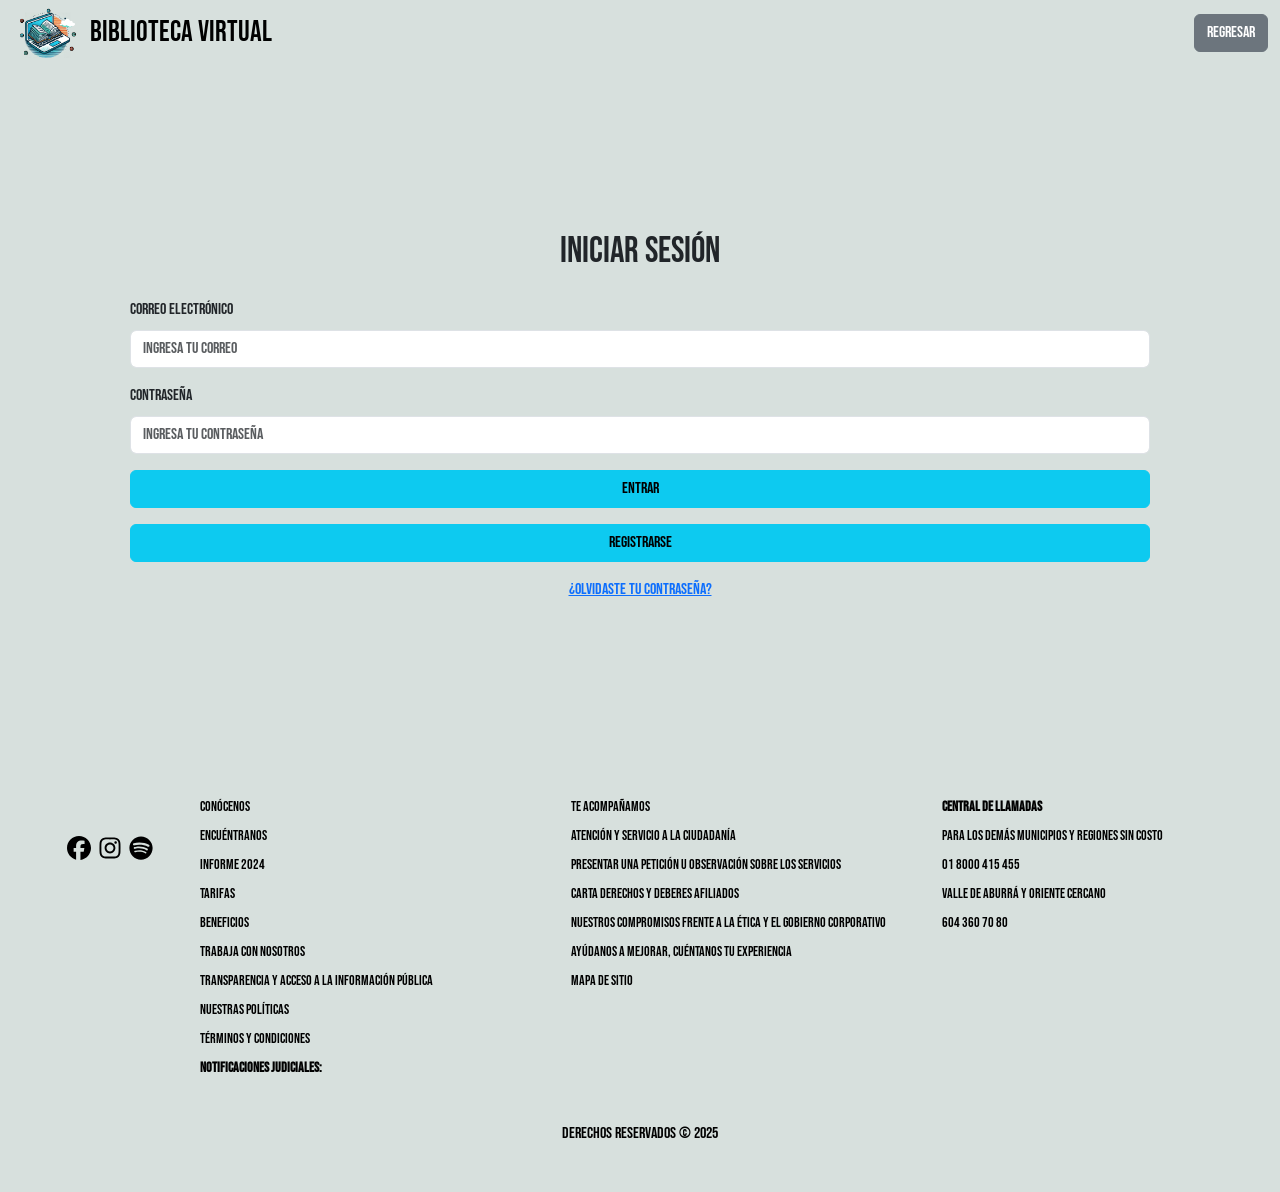
<file: bibliotecaVirtual/web/web login/login.html>
<!DOCTYPE html>
<html lang="en">

<head>
    <meta charset="UTF-8" />
    <meta name="viewport" content="width=device-width, initial-scale=1" />
    <title>Inicio sesion</title>

    <!-- Bootstrap CSS -->
    <link href="https://cdn.jsdelivr.net/npm/bootstrap@5.3.6/dist/css/bootstrap.min.css" rel="stylesheet"
        integrity="sha384-4Q6Gf2aSP4eDXB8Miphtr37CMZZQ5oXLH2yaXMJ2w8e2ZtHTl7GptT4jmndRuHDT" crossorigin="anonymous" />

    <!-- Fuente de letras -->
    <link href="https://fonts.googleapis.com/css2?family=Bebas+Neue&display=swap" rel="stylesheet" />
    <link href="https://fonts.googleapis.com/css2?family=Great+Vibes&display=swap" rel="stylesheet" />

    <!-- Estilos personalizados -->
    <link rel="stylesheet" href="../assets/css/stylesheet.css" />
</head>

<body>
    <!-- ==========================================   Menú  =============================================================== -->
    <nav class="navbar navbar-expand-lg">
        <div class="container-fluid">
            <!-- Logo y nombre -->
            <div class="d-flex align-items-center">
                <img src="../assets/images/Logo2.png" alt="Logo" width="70" height="50"
                    class="d-inline-block align-text-top me-2" />
                <span class="navbar-brand mb-0 h1">Biblioteca Virtual</span>
            </div>

            <!-- Botón de inicio de regreso-->
            <div class="d-flex">
                <button class="btn btn-secondary" onclick="history.back()">Regresar</button>
            </div>
        </div>
    </nav>
    <!-- ==========================================   Menú  =============================================================== -->
    <!-- ==========================================   Cuerpo  =============================================================== -->
    <div id="bannerLogin">
        <div class="container">
            <div class="login-container">
                <h2 class="text-center mb-4">Iniciar Sesión</h2>
                <form>
                    <div class="mb-3">
                        <label for="email" class="form-label">Correo Electrónico</label>
                        <input type="email" class="form-control" id="email" placeholder="Ingresa tu correo" required>
                    </div>
                    <div class="mb-3">
                        <label for="password" class="form-label">Contraseña</label>
                        <input type="password" class="form-control" id="password" placeholder="Ingresa tu contraseña"
                            required>
                    </div>
                    <div class="d-grid mb-3">
                        <button type="submit" class="btn btn-info">Entrar</button>
                    </div>
                    <div class="d-grid mb-3">
                        <a href="registro.html" class="btn btn-info">Registrarse</a>
                    </div>
                    <div class="text-center mt-3">
                        <a href="#">¿Olvidaste tu contraseña?</a>
                    </div>
                </form>
            </div>
        </div>
    </div>
    <!-- ==========================================   Cuerpo  =============================================================== -->
    <!-- ==========================================   footer  =============================================================== -->
    <footer class="pie-pagina">
        <div class="contenido-footer">
            <div class="redes">
                <a href="#"><img src="../assets/images/facebook-brands.svg" alt="Facebook"></a>
                <a href="#"><img src="../assets/images/instagram-brands.svg" alt="Instagram"></a>
                <a href="#"><img src="../assets/images/spotify-brands.svg" alt="Spotify"></a>
            </div>

            <div class="informacion">
                <ul>
                    <li>Conócenos</li>
                    <li>Encuéntranos</li>
                    <li>Informe 2024</li>
                    <li>Tarifas</li>
                    <li>Beneficios</li>
                    <li>Trabaja con nosotros</li>
                    <li>Transparencia y acceso a la información pública</li>
                    <li>Nuestras políticas</li>
                    <li>Términos y condiciones</li>
                    <li><strong>Notificaciones judiciales:</strong> </li>
                </ul>
                <ul>
                    <li>Te acompañamos</li>
                    <li>Atención y servicio a la ciudadanía</li>
                    <li>Presentar una petición u observación sobre los servicios</li>
                    <li>Carta derechos y deberes afiliados</li>
                    <li>Nuestros compromisos frente a la ética y el Gobierno corporativo</li>
                    <li>Ayúdanos a mejorar, cuéntanos tu experiencia</li>
                    <li>Mapa de sitio</li>
                </ul>
                <ul>
                    <li><strong>Central de llamadas</strong></li>
                    <li>Para los demás municipios y regiones sin costo</li>
                    <li>01 8000 415 455</li>
                    <li>Valle de Aburrá y Oriente cercano</li>
                    <li>604 360 70 80</li>
                </ul>
            </div>
        </div>

        <p style="text-align: center; margin-top: 20px;">Derechos reservados &copy; 2025</p>
    </footer>
    <!-- ==========================================   footer  =============================================================== -->
    <script src="https://cdn.jsdelivr.net/npm/bootstrap@5.3.6/dist/js/bootstrap.bundle.min.js"
        integrity="sha384-j1CDi7MgGQ12Z7Qab0qlWQ/Qqz24Gc6BM0thvEMVjHnfYGF0rmFCozFSxQBxwHKO"
        crossorigin="anonymous"></script>
</body>

</html>
</file>
<file: bibliotecaVirtual/web/assets/css/stylesheet.css>
body {
  font-family: 'Bebas Neue', sans-serif;
}


/* ==========================================   index  =============================================================== */
.navbar {
  background-color: #d7e0dd;
}

.navbar-brand {
  font-family: 'Bebas Neue', sans-serif;
  font-size: 1.8rem;
  color: #000;
}

.navbar-nav .nav-link {
  color: #000 !important;
  font-weight: 500;
  padding: 0 1rem;
}

.navbar-nav {
  font-size: 20px;
}

#banner {
  height: 400px;
  width: 100%;
  background-repeat: no-repeat;
  background-size: cover;
  background-position: center 67%;
  background-image: url(../images/banner.jpg);
  display: flex;
  align-items: center;
}

.text-center h1 {
  font-family: 'Bebas Neue', sans-serif;
  font-size: 50PX;
  color: #5fd7c4;
}

.text-center h2 {
  font-family: 'Great Vibes', cursive;
  font-size: 50PX;
  color: white;
}

.text-center p {
  font-family: 'Bebas Neue', sans-serif;
  font-size: 25PX;
  color: white;
}

.mostRead h2 {
  font-family: 'Bebas Neue', sans-serif;
  text-align: center;
  font-size: 50px;
}

.d-block {
  width: 500px;
  height: 300px;
}

#blog {
  height: 400px;
  width: 100%;
  background-repeat: no-repeat;
  background-size: cover;
  background-position: center 67%;
  background-image: url(../images/Blog.jpg);
  display: flex;
  align-items: center;
}

.icon-container img {
  width: 100px;
}

.icon-container {
  display: flex;
  flex-direction: column;
  align-items: center;
}

.icon-container img {
  max-width: 100%;
  height: auto;
}


.pie-pagina {
  background-color: #d7e0dd;
  color: black;
  padding: 30px 20px;
}

.contenido-footer {
  display: flex;
  justify-content: space-between;
  flex-wrap: wrap;
  align-items: flex-start;
}

.redes {
  display: flex;
  align-items: center;
  width: 100px;
  margin: 40px;
  justify-content: space-evenly;
}

.redes img {
  width: 25px;
}

.informacion {
  display: flex;
  justify-content: space-between;
  flex: 1;
  gap: 30px;
  flex-wrap: wrap;
}

.informacion ul {
  list-style: none;
  padding: 0;
  width: 30%;
}

.informacion ul li {
  margin-bottom: 8px;
  font-size: 14px;
}

@media (max-width: 600px) {
  .navbar-nav {
    font-size: 16px;
  }

  .navbar-brand {
    font-size: 1.3rem;
  }

  #banner,
  #blog {
    padding: 30px 10px;
  }

  .text-center h1,
  .text-center h2 {
    font-size: 30px;
  }

  .text-center p {
    font-size: 18px;
  }

  .d-block {
    width: 200px;
    height: 150px;
  }

  .icon-container img {
    width: 70px;
  }

  .informacion ul {
    width: 100%;
  }

  .mostRead h2 {
    font-size: 30px;
  }
}

@media (min-width: 601px) and (max-width: 1023px) {
  #banner h1 {
    font-size: 2.2rem;
  }

  #banner h2 {
    font-size: 1.4rem;
  }

  #carouselExample .carousel-inner .d-flex {
    flex-wrap: wrap;
    gap: 1rem;
  }
}

@media (min-width: 1024px) {
  #banner h1 {
    font-size: 3rem;
  }

  #banner h2 {
    font-size: 2rem;
  }

  #carouselExample .carousel-inner .d-flex {
    flex-wrap: nowrap;
  }

  .contenido-footer {
    flex-direction: row;
    justify-content: space-between;
  }
}

/* Responsive */
/* ==========================================   index  =============================================================== */
/* ==========================================   Perfil usuario  =============================================================== */
/*Perfil*/
.perfil article {
  width: 100%;
  display: flex;
  align-items: center;
  margin-top: 100px;
}

.perfil .imagen img {
  width: 300px;
  height: auto;
  border-radius: 200px;
  border: #000 solid 5px;
}

.perfil h2 {
  font-family: 'Bebas Neue', sans-serif;
  font-size: 50px;
  color: black;
  margin-left: 20px;
}

#bannerPerfil {
  height: 200px;
  width: 100%;
  background-repeat: no-repeat;
  background-size: cover;
  background-position: center 67%;
  background-color: #e4532e;
  display: flex;
  align-items: center;
}

.table {
  background-color: transparent !important;
}

.table>tbody>tr>td,
.table>tbody>tr>th {
  background-color: transparent !important;
  font-size: 20px;
}


#informacionUsuario {
  width: 100%;
  background-color: #1bceee;
  display: flex;
  align-items: center;
  background-repeat: no-repeat;
  background-size: cover;
}

.tablePrestamo {
  text-align: center;
  width: 100%;
  font-size: 20px;
}

.imgTable img {
  width: 20px;
  height: auto;
}

@media (max-width: 576px) {
  .perfil .imagen img {
    width: 120px;
  }

  .perfil h2 {
    font-size: 1.5rem;
  }

  .table,
  .tablePrestamo {
    font-size: 0.85rem;
  }

  .tablePrestamo img {
    width: 24px;
    height: 24px;
  }

  .contenido-footer {
    flex-direction: column;
    text-align: center;
    gap: 1rem;
  }
}

@media (min-width: 577px) and (max-width: 991px) {
  .perfil .imagen img {
    width: 180px;
  }

  .table,
  .tablePrestamo {
    font-size: 1rem;
  }

  .informacion {
    flex-wrap: wrap;
    gap: 1.5rem;
    justify-content: center;
  }
}

@media (min-width: 992px) {
  .perfil article {
    flex-direction: row;
    gap: 2rem;
  }

  .informacion {
    display: flex;
    justify-content: space-between;
    gap: 2rem;
  }

  .informacion ul {
    width: 30%;
  }
}

/* ==========================================   Perfil usuario  =============================================================== */
/* ==========================================   Catalogo  =============================================================== */
#bannerCatalogo {
  height: 400px;
  width: 100%;
  background-repeat: no-repeat;
  background-size: cover;
  background-position: center 67%;
  background-color: #d7e0dd;
  display: flex;
  align-items: center;
}

.card-img-top {
  transition: transform 0.3s ease;
  /* Efecto suave */
}

.card:hover .card-img-top {
  transform: scale(1.1);
  /* Aumenta el tamaño al 105% */
}

.textoCatalogoBusqueda h2,
.textoCatalogoBusqueda p {
  color: #000;
}

/* === Celulares === */
@media (max-width: 600px) {
  #bannerCatalogo {
    height: 300px;
    padding: 1rem;
    text-align: center;
  }

  .textoCatalogoBusqueda h1 {
    font-size: 1.5rem;
  }

  .textoCatalogoBusqueda h2 {
    font-size: 1.2rem;
  }

  .textoCatalogoBusqueda p {
    font-size: 1rem;
  }

  .card img {
    height: 180px;
  }

  .pie-pagina .redes img {
    width: 20px;
    height: 20px;
  }
}

/* === Tablets === */
@media (min-width: 601px) and (max-width: 1023px) {
  #bannerCatalogo {
    height: 350px;
    padding: 2rem;
  }

  .textoCatalogoBusqueda h1 {
    font-size: 2rem;
  }

  .textoCatalogoBusqueda h2 {
    font-size: 1.5rem;
  }

  .textoCatalogoBusqueda p {
    font-size: 1.1rem;
  }

  .card img {
    height: 200px;
  }

  .pie-pagina .redes img {
    width: 22px;
    height: 22px;
  }

  .row-cols-md-6>.col {
    flex: 0 0 auto;
    width: 50%;
  }
}

/* === Computadoras === */
@media (min-width: 1024px) {
  #bannerCatalogo {
    height: 400px;
    padding: 2rem 4rem;
  }

  .textoCatalogoBusqueda h1 {
    font-size: 2.5rem;
  }

  .textoCatalogoBusqueda h2 {
    font-size: 1.75rem;
  }

  .textoCatalogoBusqueda p {
    font-size: 1.2rem;
  }

  .card img {
    height: 220px;
  }

  .pie-pagina .redes img {
    width: 24px;
    height: 24px;
  }
}

/* ==========================================   Catalogo  =============================================================== */

/* ==========================================   Blog  =============================================================== */
#bannerBlog {
  height: 300px;
  width: 100%;
  background-repeat: no-repeat;
  background-size: cover;
  background-position: center 67%;
  background-color: #d7e0dd;
  display: flex;
  align-items: center;
}

.card img {
  width: 100%;
  height: 400px;
}

@media (max-width: 576px) {
  #bannerBlog h1 {
    font-size: 1.8rem;
  }

  #bannerBlog p {
    font-size: 0.95rem;
  }

  .row-cols-md-2 .card {
    margin: 0 auto;
  }

  .card-title {
    font-size: 1.1rem;
  }

  .card-text {
    font-size: 0.9rem;
  }

  .contenido-footer {
    flex-direction: column;
    text-align: center;
    gap: 1rem;
  }
}

@media (min-width: 577px) and (max-width: 991px) {
  #bannerBlog h1 {
    font-size: 2.2rem;
  }

  .card-title {
    font-size: 1.25rem;
  }

  .card-text {
    font-size: 1rem;
  }
}

@media (min-width: 992px) {
  #bannerBlog h1 {
    font-size: 3rem;
  }

  .card-title {
    font-size: 1.35rem;
  }

  .card:hover {
    transform: translateY(-5px);
    box-shadow: 0 8px 16px rgba(0, 0, 0, .2);
  }

  .informacion {
    display: flex;
    justify-content: space-between;
    gap: 2rem;
  }

  .informacion ul {
    width: 30%;
  }
}

/* ==========================================   Blog  =============================================================== */

/* ==========================================   login  =============================================================== */
#bannerLogin {
  height: 700px;
  width: 100%;
  background-repeat: no-repeat;
  background-size: cover;
  background-position: center 67%;
  background-color: #d7e0dd;
  display: flex;
  align-items: center;
}

.card img {
  width: 100%;
  height: 400px;
}

@media (max-width: 600px) {
  .login-container {
    padding: 1rem;
    margin: 1rem;
    box-shadow: none;
  }

  .login-container h2 {
    font-size: 1.5rem;
  }

  .login-container input,
  .login-container .btn {
    font-size: 0.95rem;
  }

  .contenido-footer {
    flex-direction: column;
    text-align: center;
    gap: 1rem;
  }
}

@media (min-width: 601px) and (max-width: 1023px) {
  .login-container {
    padding: 2rem;
    margin: 2rem auto;
  }

  .login-container h2 {
    font-size: 2rem;
  }
}

@media (min-width: 1024px) {
  .login-container {
    padding: 3rem;
  }

  .login-container h2 {
    font-size: 2.25rem;
  }

  .informacion {
    display: flex;
    justify-content: space-between;
    gap: 2rem;
  }

  .informacion ul {
    width: 30%;
  }
}

/* ==========================================   login  =============================================================== */
/* ==========================================   Registro  =============================================================== */
#bannerRegistro {
  height: 700px;
  width: 100%;
  background-repeat: no-repeat;
  background-size: cover;
  background-position: center 67%;
  background-color: #d7e0dd;
  display: flex;
  align-items: center;
}

@media (max-width: 600px) {
  .card {
    padding: 1rem;
    box-shadow: none;
    border-radius: .5rem;
  }

  h2 {
    font-size: 1.5rem;
  }

  .form-label,
  .btn {
    font-size: 0.9rem;
  }

  .contenido-footer {
    flex-direction: column;
    align-items: center;
    text-align: center;
    gap: 1rem;
  }
}

@media (min-width: 601px) and (max-width: 1023px) {
  .card {
    padding: 2rem;
  }

  h2 {
    font-size: 2rem;
  }

  .informacion {
    flex-wrap: wrap;
    gap: 2rem;
    justify-content: center;
  }
}

@media (min-width: 1024px) {
  .informacion {
    display: flex;
    justify-content: space-between;
    gap: 2rem;
  }

  .informacion ul {
    width: 30%;
  }
}

/* ==========================================   Registro  =============================================================== */
/* ==========================================   Detalle  =============================================================== */
.detalle h2 {
  font-family: 'Bebas Neue', sans-serif;
  font-size: 50px;
  color: black;
  margin: 0;
  /* Quitar margen para evitar saltos extra */
}

@media (min-width: 601px) and (max-width: 1023px) {
  .detalle h2 {
    font-size: 30px;
  }
  .detalle h3 {
    font-size: 20px;
  }
  .detalle article {
    flex-direction: column;
    align-items: center;
    text-align: center;
  }
  .detalle .imagen img {
    max-width: 180px;
  }
}

@media (max-width: 600px) {
  .detalle article {
    flex-direction: column !important;
    align-items: center !important;
    text-align: center;
  }

  .detalle .imagen {
    width: 100%;
    text-align: center;
  }

  .detalle .imagen img {
    max-width: 150px;
  }
}

.human{
  width: 40px;
  height: auto;
  color: black;
}

.imgPost{
  width: 300px;
  align-items: center;
}

.flex-shrink-0 img{
  border-radius: 50%;
  width: 100px;
}
/* ==========================================   Detalle  =============================================================== */
</file>
<file: bibliotecaVirtual/admin/assets/css/stilos.css>
/* Variables CSS para colores y tamaños (opcional pero útil) */
:root {
    --primary-color: #0d6efd; /* Azul de Bootstrap */
    --secondary-color: #6c757d; /* Gris de Bootstrap */
    --light-bg: #f8f9fa;
    --dark-text: #333;
    --border-color: #dee2e6;
    --sidebar-width: 250px;
}

body {
    margin: 0;
    font-family: Arial, sans-serif; /* Fuente genérica */
    background-color: var(--light-bg);
    color: var(--dark-text);
    overflow-x: hidden; /* Evita scroll horizontal no deseado */
}

.wrapper {
    display: flex;
    min-height: 100vh;
}

/* --- Sidebar --- */
.sidebar {
    width: var(--sidebar-width);
    background-color: #fff;
    box-shadow: 2px 0 5px rgba(0, 0, 0, 0.1);
    flex-shrink: 0; /* Evita que el sidebar se encoja */
    padding-top: 1rem;
}

.sidebar-header {
    padding: 1rem 1.5rem;
    font-size: 1.2rem;
    font-weight: bold;
    color: var(--dark-text);
    display: flex;
    align-items: center;
    border-bottom: 1px solid var(--border-color);
    margin-bottom: 1rem;
}

.sidebar-header .logo-sidebar {
    width: 30px;
    height: 30px;
    margin-right: 10px;
    vertical-align: middle;
}

.sidebar-nav {
    padding: 0 0.5rem;
}

.sidebar-section-title {
    padding: 0.5rem 1rem;
    font-size: 0.8rem;
    color: var(--secondary-color);
    font-weight: bold;
    text-transform: uppercase;
    margin-top: 1rem;
    margin-bottom: 0.5rem;
}

.sidebar-nav .nav-item {
    display: flex;
    align-items: center;
    padding: 0.75rem 1rem;
    color: var(--dark-text);
    text-decoration: none;
    transition: background-color 0.2s ease, color 0.2s ease;
    border-radius: 5px;
    margin-bottom: 5px;
}

.sidebar-nav .nav-item .icon {
    font-size: 1.1rem;
    margin-right: 0.75rem;
    color: var(--primary-color);
}

.sidebar-nav .nav-item:hover {
    background-color: #e9ecef;
    color: var(--dark-text);
}

.sidebar-nav .nav-item.active {
    background-color: var(--primary-color);
    color: #fff;
    font-weight: bold;
}

.sidebar-nav .nav-item.active .icon {
    color: #fff;
}

/* --- Page Content --- */
.page-content {
    flex-grow: 1; /* El contenido toma el espacio restante */
    display: flex;
    flex-direction: column;
}

/* --- Navbar --- */
.navbar {
    background-color: #fff;
    padding: 1rem 1.5rem;
    border-bottom: 1px solid var(--border-color);
    display: flex;
    justify-content: space-between;
    align-items: center;
}

.navbar .menu-toggle {
    background: var(--primary-color);
    color: #fff;
    border: none;
    padding: 0.5rem 0.8rem;
    border-radius: 5px;
    cursor: pointer;
    font-size: 1.1rem;
    display: none; /* Oculto por defecto en desktop, visible en móviles */
}

.navbar-nav {
    display: flex;
    align-items: center;
    margin-left: auto; /* Alinea los elementos a la derecha */
}

.navbar-nav .nav-link {
    color: var(--secondary-color);
    text-decoration: none;
    padding: 0.5rem 0.8rem;
    font-size: 0.95rem;
    display: flex;
    align-items: center;
    margin-left: 1rem;
}

.navbar-nav .nav-link:hover {
    color: var(--primary-color);
}

.navbar-nav .nav-link .icon-lg {
    font-size: 1.3rem;
    margin-right: 0.3rem;
}

/* Dropdown (solo para estructura, no funcional sin JS) */
.dropdown {
    position: relative;
    display: inline-block;
    margin-left: 1rem;
}

.dropdown-toggle::after {
    content: " \25BC"; /* Triángulo hacia abajo */
    font-size: 0.8em;
    margin-left: 5px;
}

.dropdown-menu {
    display: none; /* Oculto por defecto, se necesita JS para mostrar */
    position: absolute;
    background-color: #f9f9f9;
    min-width: 160px;
    box-shadow: 0px 8px 16px 0px rgba(0,0,0,0.2);
    z-index: 1;
    border-radius: 5px;
    right: 0; /* Alinea a la derecha */
    top: 100%; /* Debajo del toggle */
    padding: 0.5rem 0;
}

.dropdown-item {
    color: var(--dark-text);
    padding: 0.75rem 1rem;
    text-decoration: none;
    display: block;
}

.dropdown-item:hover {
    background-color: #f1f1f1;
}

.dropdown-divider {
    height: 1px;
    margin: 0.5rem 0;
    overflow: hidden;
    background-color: var(--border-color);
}


/* --- Main Container & Common Elements --- */
.container {
    padding: 1.5rem;
    flex-grow: 1; /* Permite que el contenedor principal crezca */
}

.header-content {
    display: flex;
    justify-content: space-between;
    align-items: center;
    margin-bottom: 1.5rem;
    flex-wrap: wrap; /* Permite que los elementos se envuelvan en pantallas pequeñas */
}

.header-content h1 {
    margin: 0;
    font-size: 1.8rem;
    color: var(--dark-text);
}

.breadcrumb {
    margin: 0;
    font-size: 0.9rem;
    color: var(--secondary-color);
}

/* --- Buttons --- */
.btn {
    padding: 0.6rem 1.2rem;
    border: 1px solid transparent;
    border-radius: 5px;
    cursor: pointer;
    font-size: 0.9rem;
    display: inline-flex; /* Permite alinear el ícono y texto */
    align-items: center;
    justify-content: center;
    text-decoration: none;
    color: #fff; /* Color de texto por defecto para botones primarios */
}

.btn-primary {
    background-color: var(--primary-color);
    border-color: var(--primary-color);
}
.btn-primary:hover {
    background-color: #0b5ed7; /* Un poco más oscuro */
    border-color: #0a58ca;
}

.btn-light {
    background-color: #f8f9fa;
    border-color: #dee2e6;
    color: var(--dark-text);
}
.btn-light:hover {
    background-color: #e2e6ea;
    border-color: #dae0e5;
}

.btn-warning {
    background-color: #ffc107;
    border-color: #ffc107;
    color: #333; /* Texto oscuro para botón amarillo */
}
.btn-warning:hover {
    background-color: #e0a800;
    border-color: #d39e00;
}

.btn-danger {
    background-color: #dc3545;
    border-color: #dc3545;
}
.btn-danger:hover {
    background-color: #bb2d3b;
    border-color: #b02a37;
}

.btn-secondary {
    background-color: var(--secondary-color);
    border-color: var(--secondary-color);
}
.btn-secondary:hover {
    background-color: #5c636a;
    border-color: #565e64;
}

.btn-sm {
    padding: 0.3rem 0.8rem;
    font-size: 0.8rem;
}

.icon-btn {
    margin-right: 0.5rem;
}


/* --- Table Styling --- */
.table-container {
    background-color: #fff;
    padding: 1.5rem;
    border-radius: 8px;
    box-shadow: 0 0 10px rgba(0, 0, 0, 0.05);
    overflow-x: auto; /* Para tablas que exceden el ancho */
    margin-bottom: 1.5rem;
}

.table-actions {
    display: flex;
    justify-content: space-between;
    align-items: center;
    margin-bottom: 1rem;
    flex-wrap: wrap; /* Permite que los elementos se envuelvan */
    gap: 10px; /* Espacio entre los elementos */
}

.search-input {
    position: relative;
}

.search-input input {
    padding: 0.5rem 1rem 0.5rem 2.5rem; /* Espacio para el ícono */
    border: 1px solid var(--border-color);
    border-radius: 5px;
    font-size: 0.9rem;
    width: 200px; /* Ancho fijo para el input de búsqueda */
}

.search-input .search-icon {
    position: absolute;
    left: 10px;
    top: 50%;
    transform: translateY(-50%);
    color: var(--secondary-color);
}

.data-table {
    width: 100%;
    border-collapse: collapse;
    margin-top: 1rem;
    font-size: 0.9rem;
}

.data-table th,
.data-table td {
    padding: 1rem;
    border-bottom: 1px solid var(--border-color);
    text-align: left;
    vertical-align: middle;
}

.data-table th {
    background-color: #f2f2f2;
    font-weight: bold;
    color: var(--dark-text);
    position: relative; /* Para el ícono de sort */
}

.data-table th .sort-icon {
    position: absolute;
    right: 10px;
    top: 50%;
    transform: translateY(-50%);
    color: var(--secondary-color);
    font-size: 0.8rem;
}

.data-table tbody tr:hover {
    background-color: #f6f6f6;
}

.data-table .icon-table {
    color: var(--secondary-color);
    margin-right: 5px;
}

.data-table .actions {
    white-space: nowrap; /* Evita que los botones se rompan en varias líneas */
}

/* Badges (similar a Bootstrap) */
.badge {
    padding: 0.35em 0.65em;
    border-radius: 0.375rem;
    font-size: 0.75em;
    font-weight: bold;
    color: #fff;
    display: inline-block; /* Para el padding */
}
.badge.bg-success {
    background-color: #28a745;
}


/* --- Pagination --- */
.pagination-info {
    display: flex;
    justify-content: space-between;
    align-items: center;
    margin-top: 1.5rem;
    flex-wrap: wrap;
    gap: 10px;
}

.pagination {
    display: flex;
    list-style: none;
    padding: 0;
    margin: 0;
}

.pagination .page-link {
    padding: 0.5rem 0.75rem;
    border: 1px solid var(--border-color);
    color: var(--primary-color);
    text-decoration: none;
    margin-left: -1px; /* Para que los bordes se superpongan */
}

.pagination .page-link:first-child {
    border-top-left-radius: 5px;
    border-bottom-left-radius: 5px;
}
.pagination .page-link:last-child {
    border-top-right-radius: 5px;
    border-bottom-right-radius: 5px;
}

.pagination .page-link:hover {
    background-color: #e9ecef;
}

.pagination .page-link.active {
    background-color: var(--primary-color);
    color: #fff;
    border-color: var(--primary-color);
}

.pagination .page-link.disabled {
    color: var(--secondary-color);
    pointer-events: none; /* Deshabilita el clic */
    background-color: #e9ecef;
}

/* --- FORMULARIO DONDE EL USUARIO PUEDE ESCRIBIR --- */
.add-edit-form-container {
    background-color: #fff;
    padding: 1.5rem;
    border-radius: 8px;
    box-shadow: 0 0 10px rgba(0, 0, 0, 0.05);
    margin-top: 2rem;
    border: 1px solid var(--border-color);
    /* Puedes cambiar esto para que esté OCULTO por defecto y el desarrollador lo muestre. */
    /* display: none; */
    display: block; /* Por defecto visible para que el usuario pueda interactuar con él */
}

.add-edit-form-container h4 {
    margin-top: 0;
    margin-bottom: 1.5rem;
    color: var(--dark-text);
    font-size: 1.5rem;
}

.add-edit-form .form-group-row {
    display: flex;
    gap: 1.5rem; /* Espacio entre los campos de la misma fila */
    margin-bottom: 1rem;
    flex-wrap: wrap; /* Permite que los campos se envuelvan */
}

.add-edit-form .form-group {
    flex: 1; /* Cada grupo toma igual espacio en la fila */
    min-width: 200px; /* Ancho mínimo para que no se apilen demasiado */
    margin-bottom: 0.5rem; /* Espacio entre grupos en columnas */
}

.add-edit-form label {
    display: block;
    margin-bottom: 0.5rem;
    font-weight: bold;
    color: var(--dark-text);
    font-size: 0.9rem;
}

.add-edit-form input[type="text"],
.add-edit-form input[type="tel"],
.add-edit-form input[type="email"],
.add-edit-form input[type="date"],
.add-edit-form select {
    width: 100%;
    padding: 0.75rem 1rem;
    border: 1px solid var(--border-color);
    border-radius: 5px;
    font-size: 1rem;
    box-sizing: border-box; /* Incluye padding y border en el width */
}

.add-edit-form input[readonly] {
    background-color: #e9ecef;
    cursor: not-allowed;
}

.add-edit-form select {
    appearance: none; /* Quita el estilo por defecto del select en algunos navegadores */
    background-image: url('data:image/svg+xml;charset=US-ASCII,%3Csvg%20xmlns%3D%22http%3A%2F%2Fwww.w3.org%2F2000%2Fsvg%22%20width%3D%22292.4%22%20height%3D%22292.4%22%3E%3Cpath%20fill%3D%22%23007bff%22%20d%3D%22M287%2069.4a17.6%2017.6%200%200%200-24.8%200L146.2%20188.6%2029.2%2069.4a17.6%2017.6%200%200%200-24.8%2024.8l130.4%20130.4a17.6%2017.6%200%200%200%2024.8%200l130.4-130.4a17.6%2017.6%200%200%200%200-24.8z%22%2F%3E%3C%2Fsvg%3E');
    background-repeat: no-repeat;
    background-position: right 0.7em top 50%;
    background-size: 0.65em auto;
}

.add-edit-form .form-actions {
    text-align: right;
    margin-top: 1.5rem;
}

.add-edit-form .form-actions .btn {
    margin-left: 10px;
}


/* --- Footer --- */
.footer {
    background-color: var(--light-bg);
    padding: 1.5rem;
    border-top: 1px solid var(--border-color);
    text-align: center;
    font-size: 0.9rem;
    color: var(--secondary-color);
    margin-top: auto; /* Empuja el footer hacia abajo */
}

.footer a {
    color: var(--primary-color);
    text-decoration: none;
}
.footer a:hover {
    text-decoration: underline;
}

/* --- Responsive Adjustments (Media Queries) --- */
@media (max-width: 768px) {
    .sidebar {
        margin-left: -var(--sidebar-width); /* Oculta el sidebar por defecto */
        position: absolute; /* Para que no afecte el flujo del contenido */
        height: 100%;
        z-index: 1000; /* Asegura que esté por encima de otros elementos */
        transition: margin-left 0.3s ease-out;
    }

    .navbar .menu-toggle {
        display: block; /* Muestra el botón de menú en móviles */
    }

    .navbar-nav {
        display: none; /* Oculta los íconos del navbar en móviles si el espacio es limitado */
        flex-grow: 1; /* Permite que el contenido se ajuste */
        justify-content: flex-end;
    }

    .header-content {
        flex-direction: column;
        align-items: flex-start;
        gap: 1rem;
    }
    .header-content h1, .breadcrumb {
        width: 100%;
    }
    .header-content .btn {
        width: 100%;
    }

    .table-actions {
        flex-direction: column;
        align-items: flex-start;
    }
    .table-actions > div {
        width: 100%;
        display: flex;
        flex-wrap: wrap;
        gap: 10px;
    }
    .table-actions .btn {
        flex-grow: 1;
    }
    .search-input {
        width: 100%;
    }
    .search-input input {
        width: 100%;
    }

    .pagination-info {
        flex-direction: column;
        align-items: flex-start;
    }
    .pagination {
        margin-top: 0.5rem;
    }

    .add-edit-form .form-group-row {
        flex-direction: column;
        gap: 0; /* No hay gap si es una columna */
    }
    .add-edit-form .form-group {
        width: 100%;
        min-width: unset;
    }
}



.dashboard-cards {
    display: grid; /* Usa CSS Grid para un layout flexible */
    grid-template-columns: repeat(auto-fit, minmax(250px, 1fr)); /* Columnas responsivas */
    gap: 1.5rem; /* Espacio entre las tarjetas */
    margin-bottom: 2rem;
}

.dashboard-cards .card {
    background-color: #fff;
    padding: 1.5rem;
    border-radius: 8px;
    box-shadow: 0 0 10px rgba(0, 0, 0, 0.05);
    display: flex;
    align-items: center;
    gap: 1rem;
    border-left: 5px solid; /* Borde de color para las tarjetas */
}

.dashboard-cards .card-icon {
    font-size: 2.5rem;
    color: var(--secondary-color);
}

.dashboard-cards .card-content {
    flex-grow: 1;
    text-align: right;
}

.dashboard-cards .card-value {
    font-size: 2.2rem;
    font-weight: bold;
    color: var(--dark-text);
    line-height: 1; /* Elimina espacio extra */
    margin-bottom: 0.25rem;
}

.dashboard-cards .card-title {
    font-size: 0.9rem;
    color: var(--secondary-color);
    text-transform: uppercase;
}

/* Colores de borde para las tarjetas (usando las variables de colores existentes) */
.dashboard-cards .card-primary { border-left-color: var(--primary-color); }
.dashboard-cards .card-success { border-left-color: #28a745; } /* Verde para éxito */
.dashboard-cards .card-warning { border-left-color: #ffc107; } /* Amarillo para advertencia */
.dashboard-cards .card-danger { border-left-color: #dc3545; } /* Rojo para peligro */

/* Ajustes para el espacio superior de la tabla en el dashboard */
.mt-4 {
    margin-top: 2rem;
}

/* Responsive para el dashboard */
@media (max-width: 768px) {
    .dashboard-cards {
        grid-template-columns: 1fr; /* Una columna en pantallas pequeñas */
    }
}
</file>
